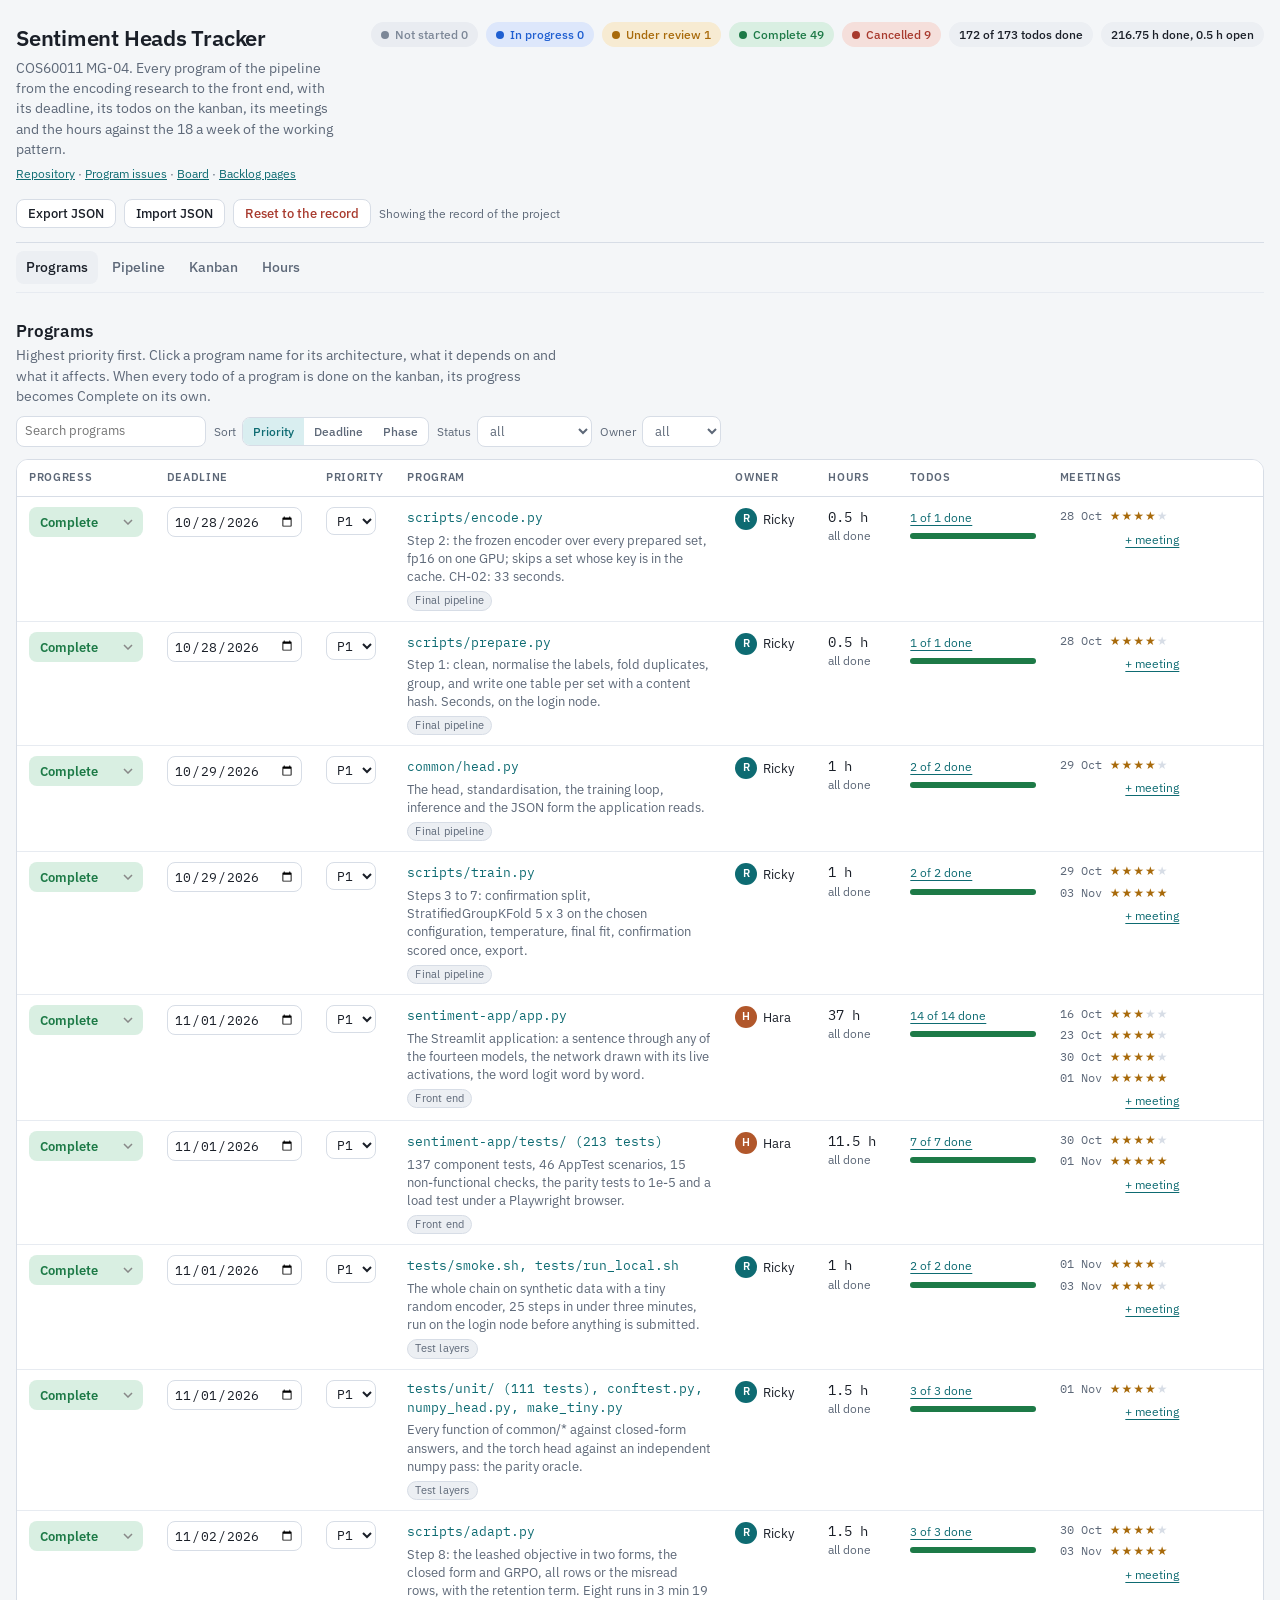
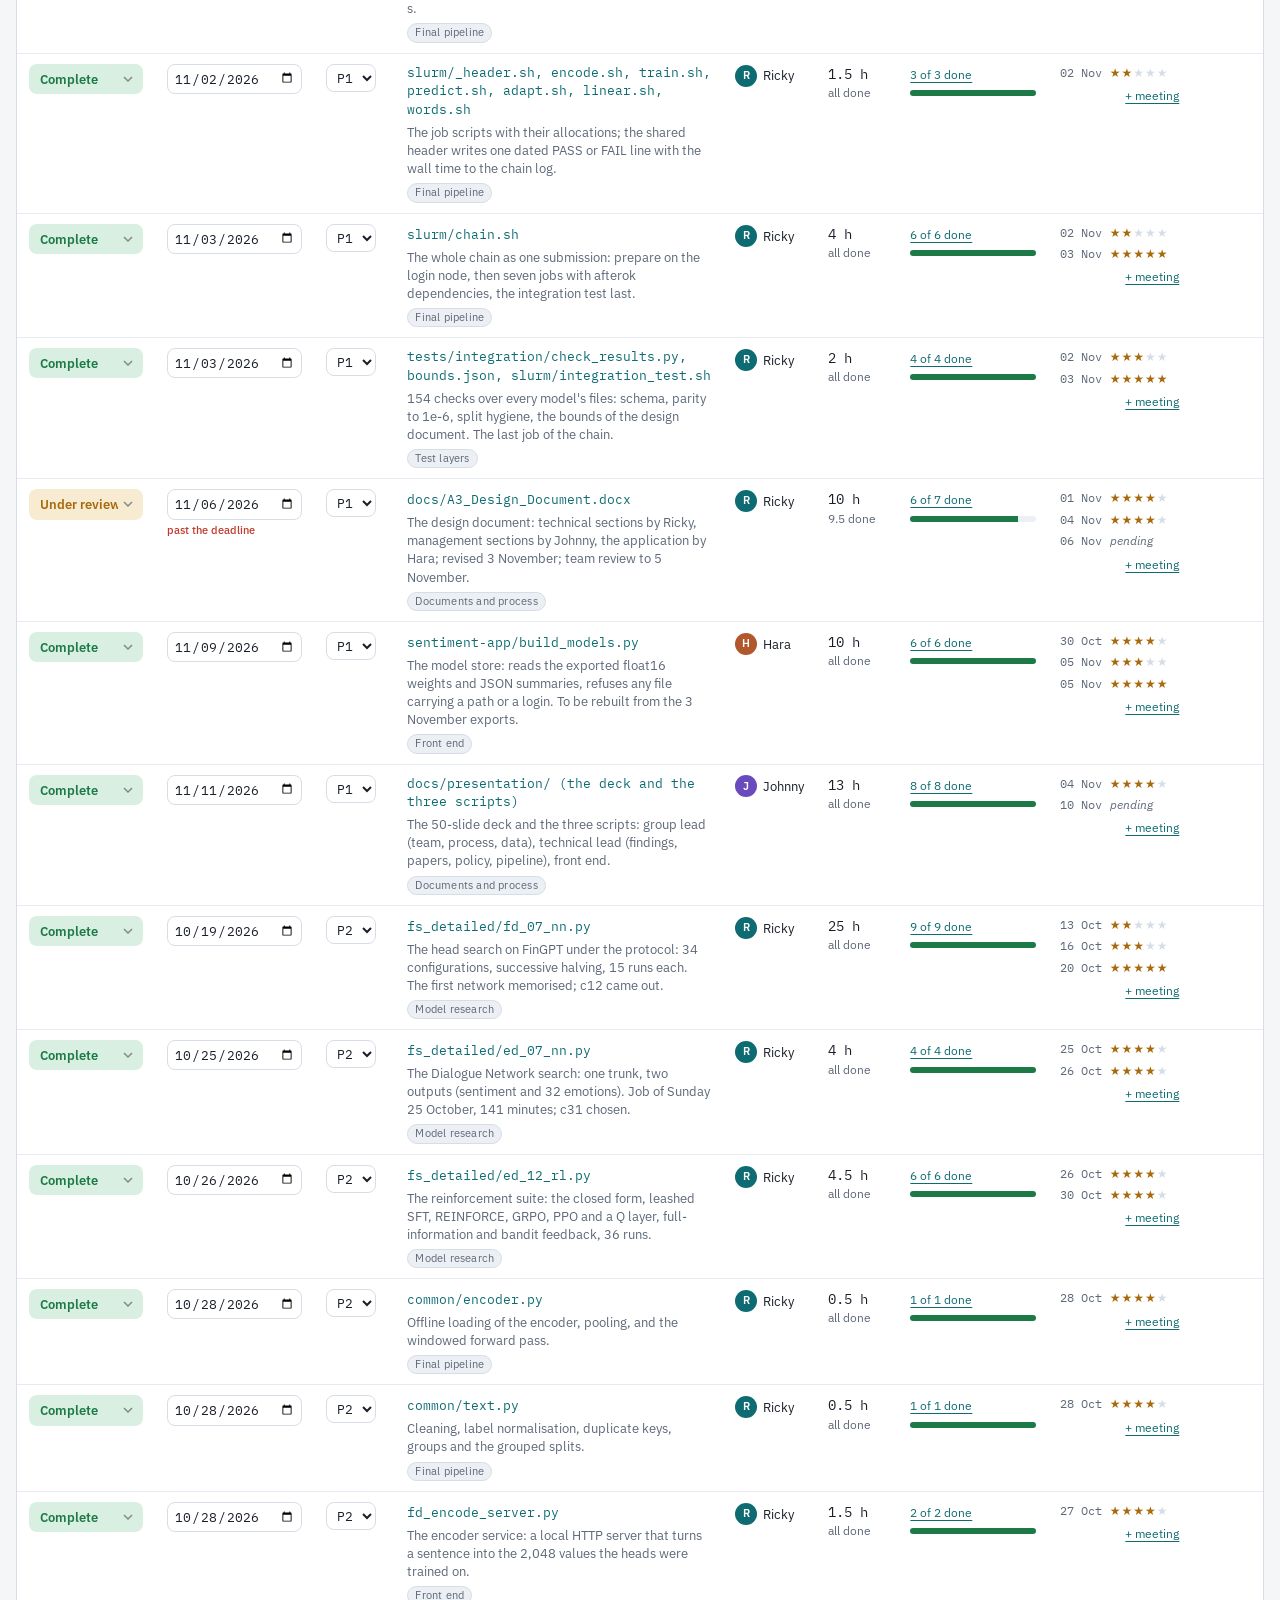
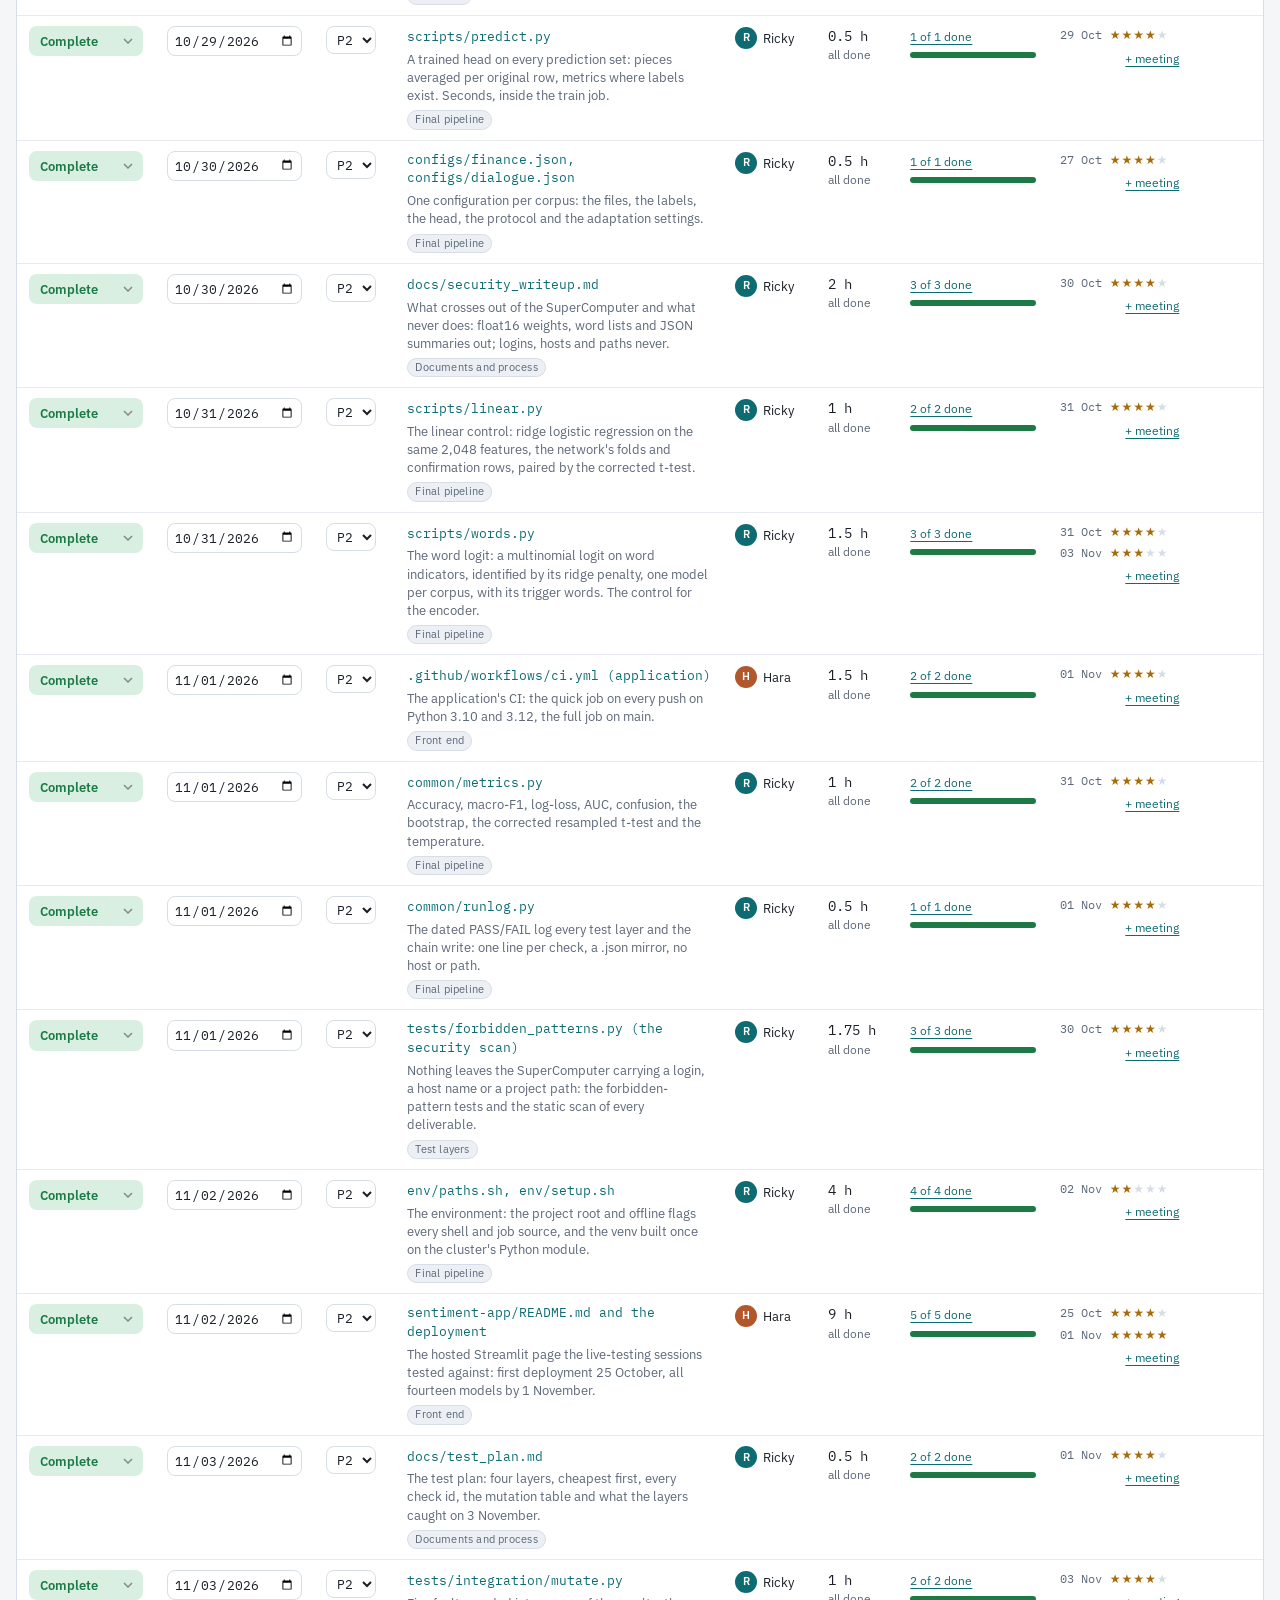
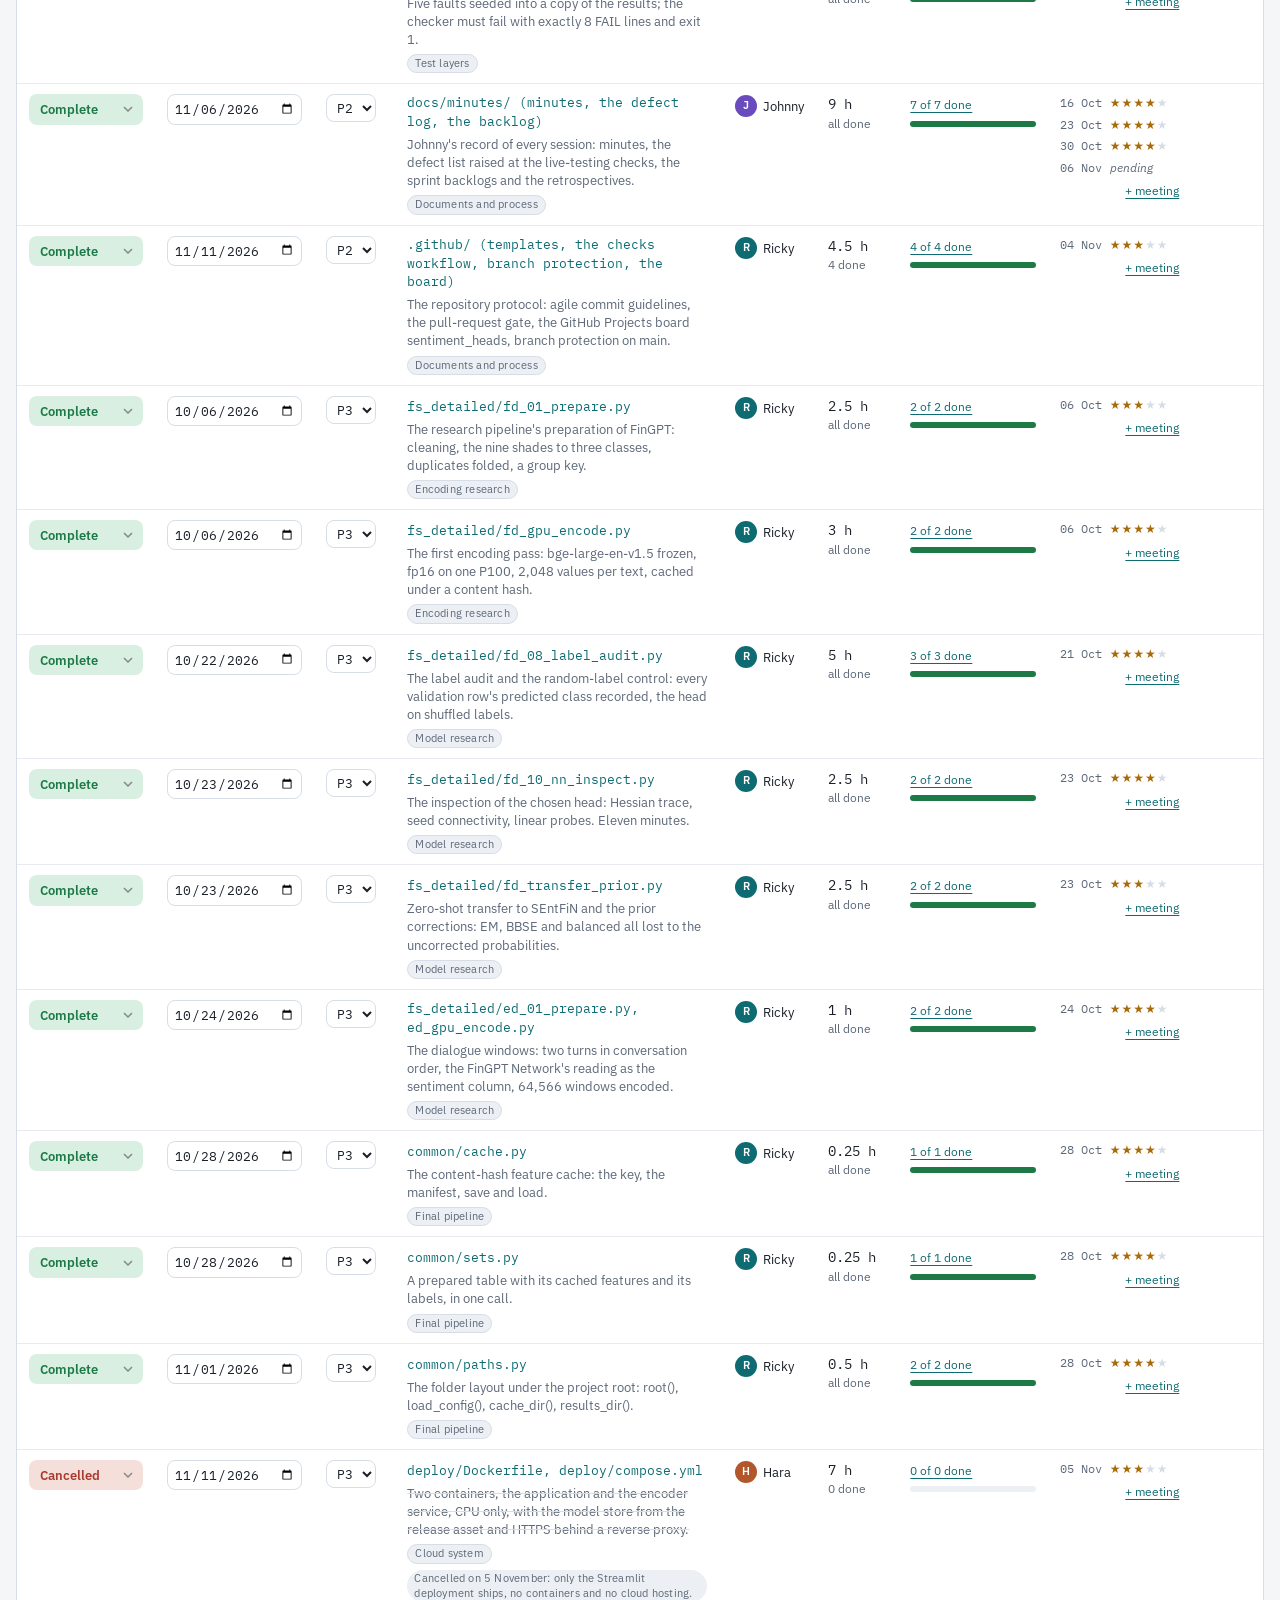
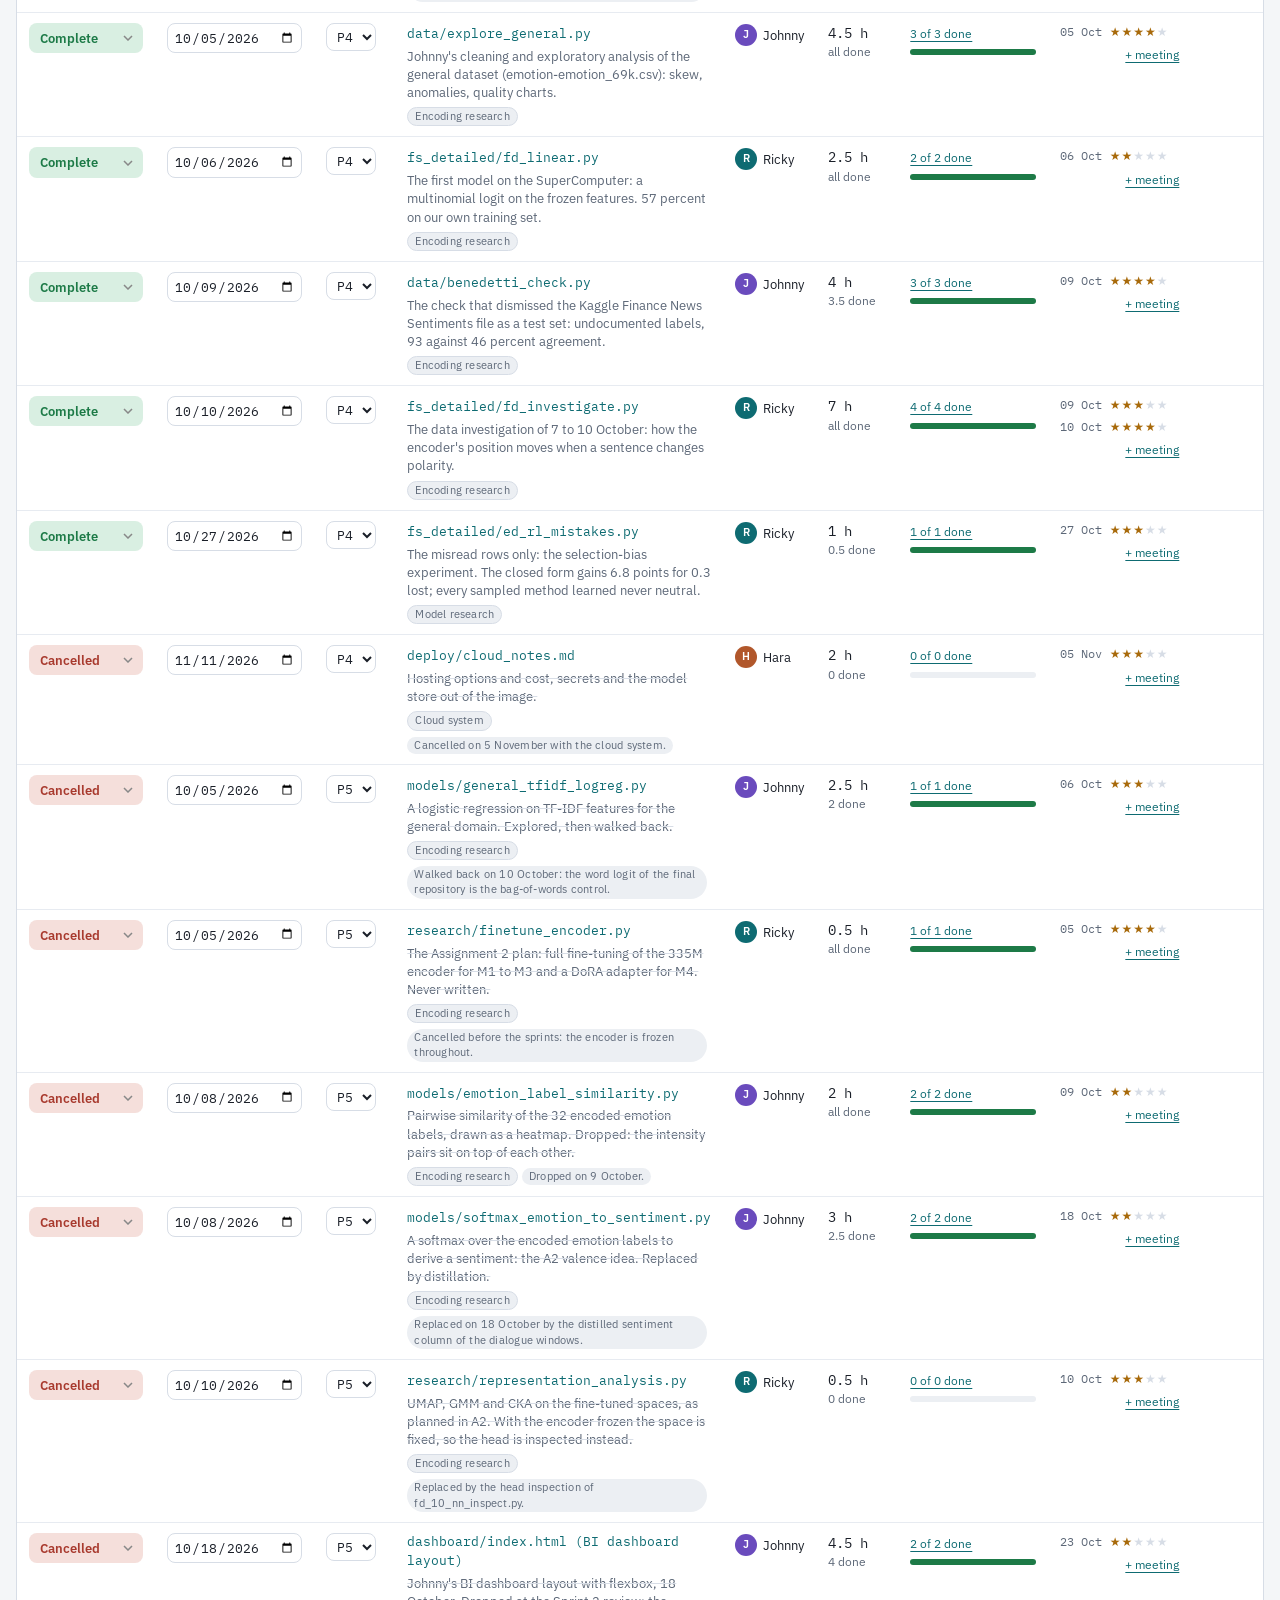
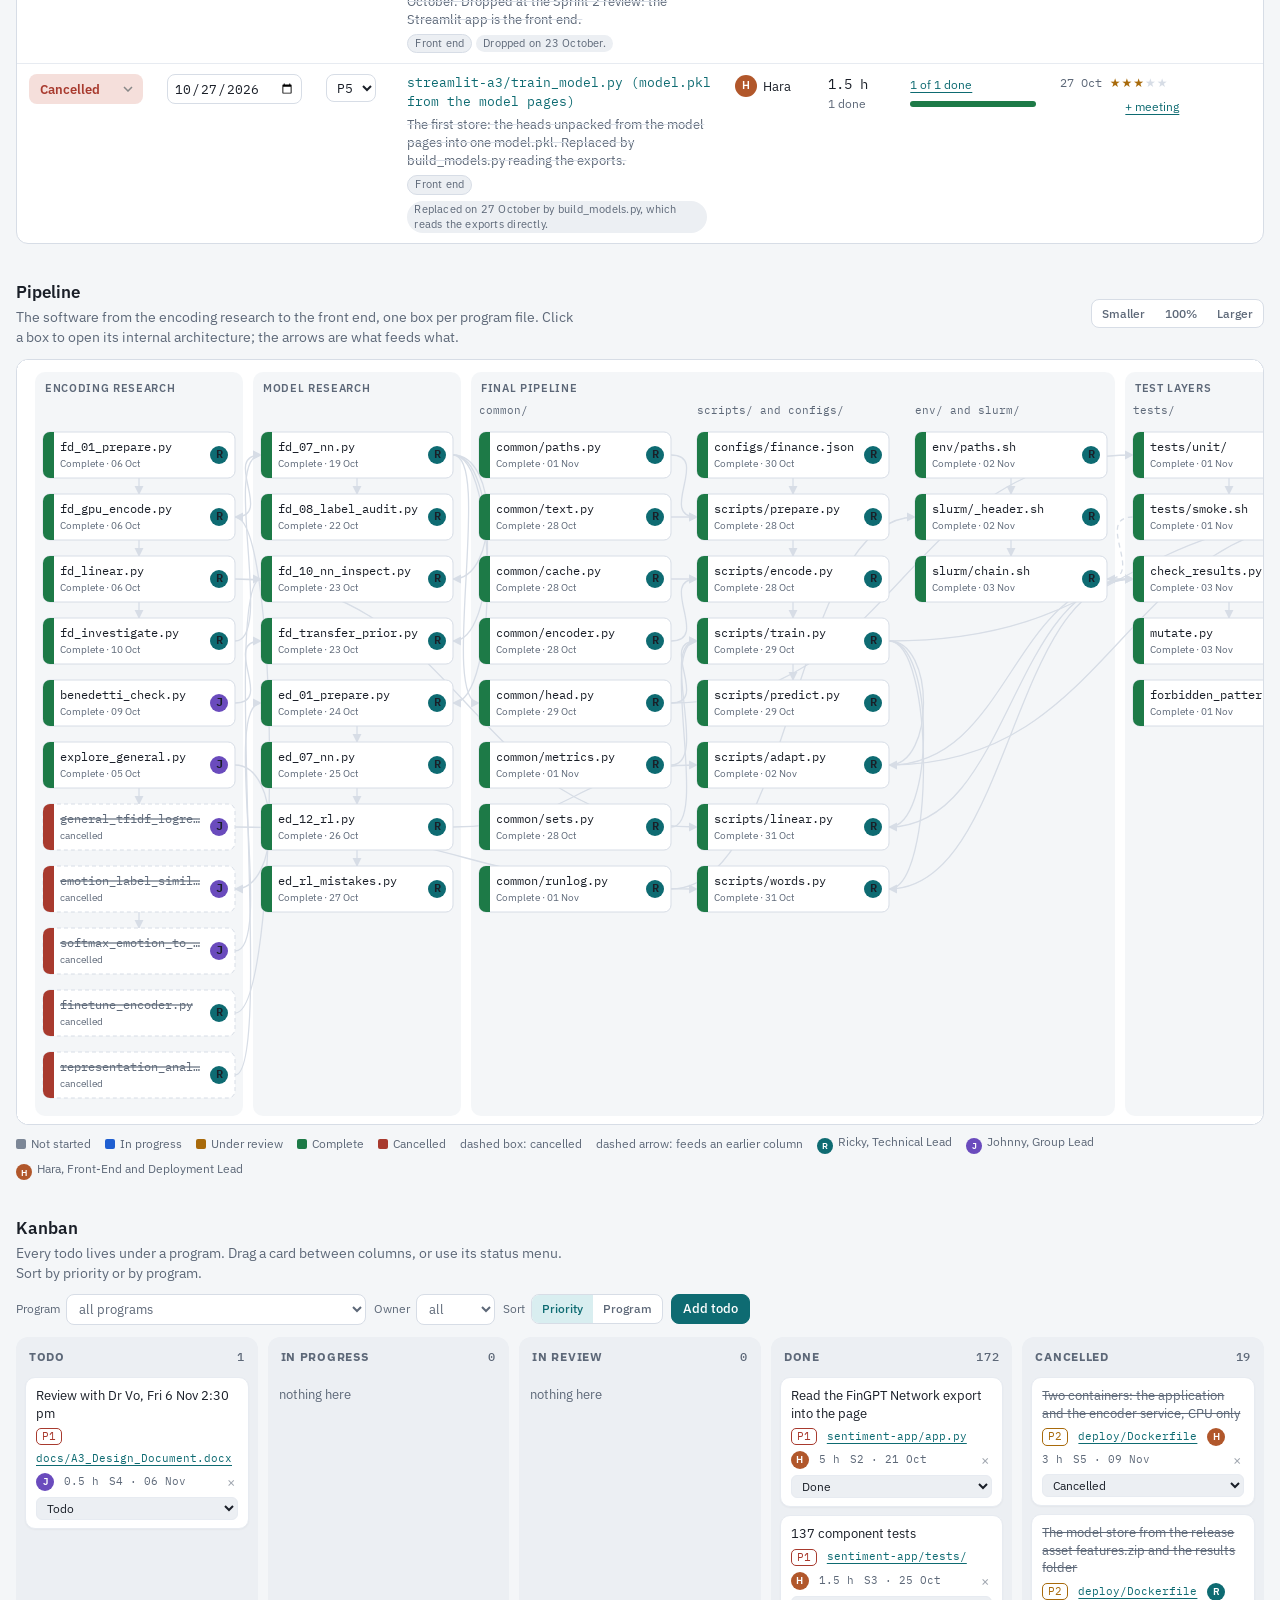
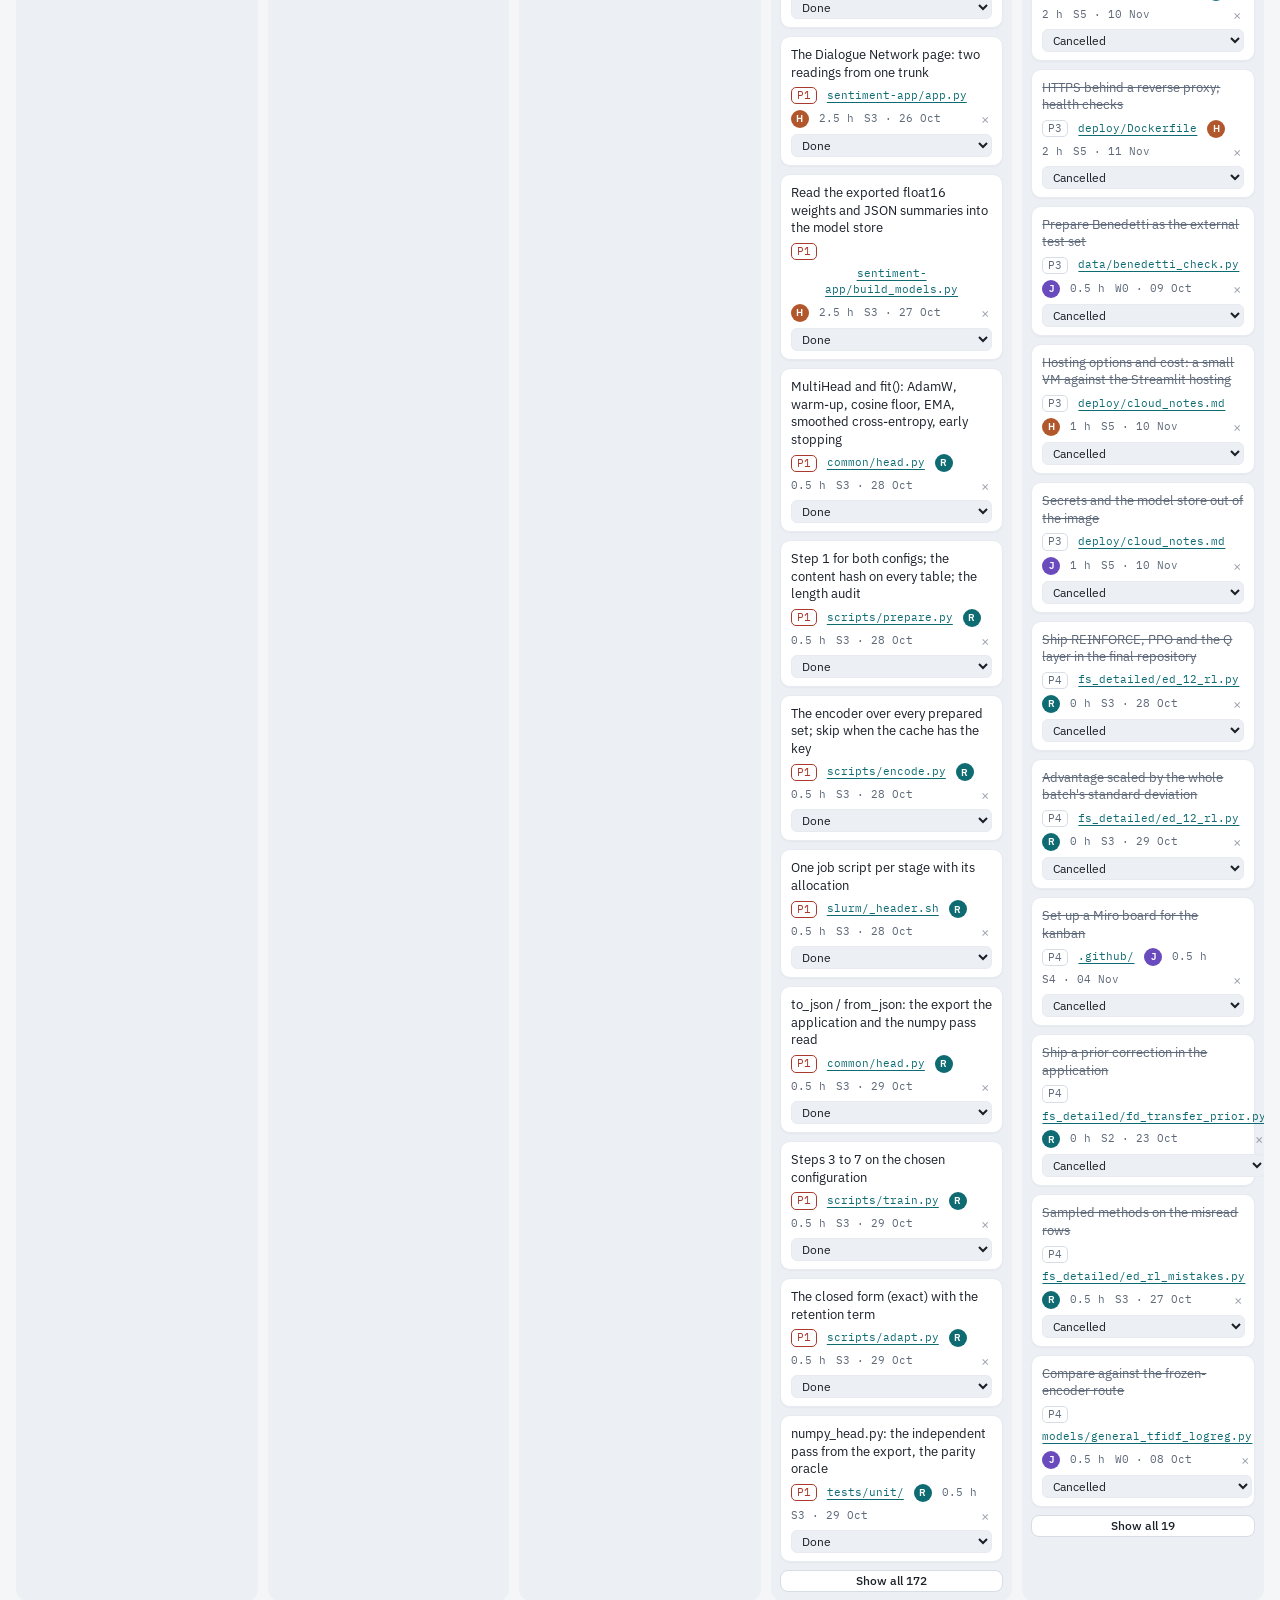
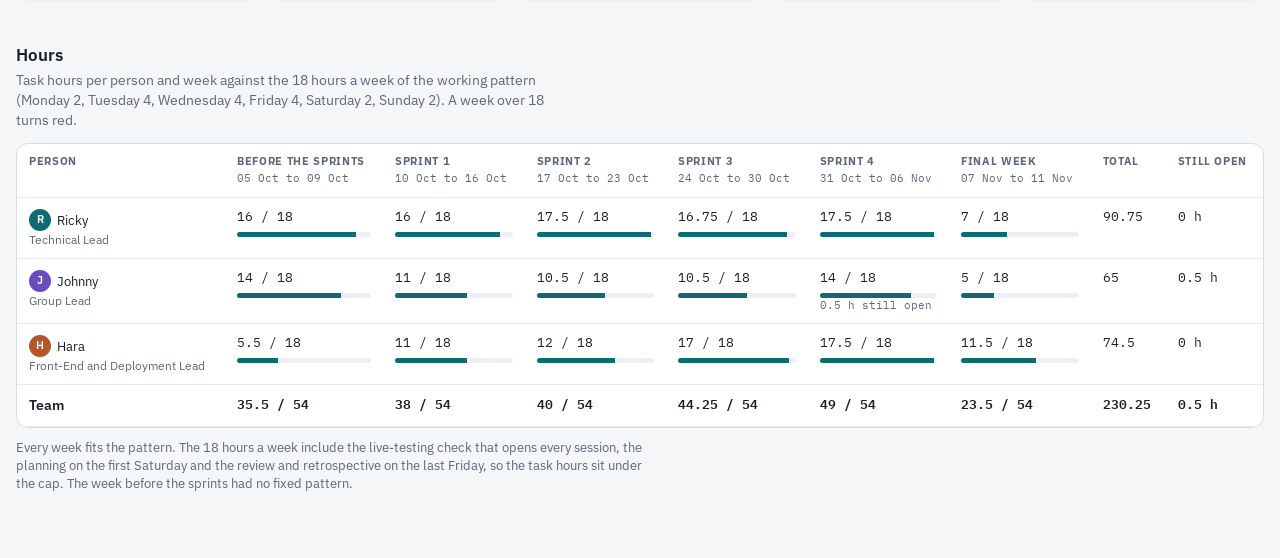
<file: docs/tracker.html>
<!doctype html>
<html lang="en">
<head>
<meta charset="utf-8">
<meta name="viewport" content="width=device-width, initial-scale=1, viewport-fit=cover">
<title>Sentiment Heads Tracker</title>
<link rel="preconnect" href="https://fonts.googleapis.com">
<link rel="stylesheet" href="https://fonts.googleapis.com/css2?family=IBM+Plex+Sans:ital,wght@0,400;0,500;0,600;1,400&family=IBM+Plex+Mono:wght@400;500&display=swap">
<style>
/* Layout: one working page, summary first, then the table, the pipeline chart, the kanban and the hours; a drawer on the right for one program. */
:root {
  --bg: #f4f6f8; --surface: #ffffff; --surface-2: #eceff3; --fg: #1a1f28; --muted: #5d6878; --line: #d7dde6; --line-2: #e7ebf1;
  --accent: #0e6b72; --accent-fg: #ffffff; --accent-soft: #d9eef0; --focus: #2b8f97;
  --ns: #7c8797; --ns-soft: #e9ecf1; --ip: #1f5fd1; --ip-soft: #dde7fb; --ur: #a86a0b; --ur-soft: #f7ebd2;
  --co: #1d7a47; --co-soft: #d9efe2; --ca: #a83a2e; --ca-soft: #f5dfdb; --over: #c0392b;
  --shadow: 0 10px 30px rgba(20, 30, 45, .14);
  --sans: "IBM Plex Sans", system-ui, -apple-system, "Segoe UI", Roboto, sans-serif;
  --mono: "IBM Plex Mono", ui-monospace, SFMono-Regular, Menlo, Consolas, monospace;
}
@media (prefers-color-scheme: dark) {
  :root:not([data-theme="light"]) {
    --bg: #0f1318; --surface: #171c23; --surface-2: #1f2630; --fg: #e5e9ef; --muted: #99a3b2; --line: #2b3441; --line-2: #222a35;
    --accent: #5cc0c6; --accent-fg: #0b1a1c; --accent-soft: #163a3d; --focus: #7fd3d8;
    --ns: #8b96a6; --ns-soft: #262d38; --ip: #7aa7ff; --ip-soft: #1b2b4d; --ur: #e0a741; --ur-soft: #3d2f12;
    --co: #5fc98a; --co-soft: #15372a; --ca: #ef8b7d; --ca-soft: #42211d; --over: #ff6b5b;
    --shadow: 0 10px 30px rgba(0, 0, 0, .5);
    color-scheme: dark;
  }
}
:root[data-theme="dark"] {
  --bg: #0f1318; --surface: #171c23; --surface-2: #1f2630; --fg: #e5e9ef; --muted: #99a3b2; --line: #2b3441; --line-2: #222a35;
  --accent: #5cc0c6; --accent-fg: #0b1a1c; --accent-soft: #163a3d; --focus: #7fd3d8;
  --ns: #8b96a6; --ns-soft: #262d38; --ip: #7aa7ff; --ip-soft: #1b2b4d; --ur: #e0a741; --ur-soft: #3d2f12;
  --co: #5fc98a; --co-soft: #15372a; --ca: #ef8b7d; --ca-soft: #42211d; --over: #ff6b5b;
  --shadow: 0 10px 30px rgba(0, 0, 0, .5);
  color-scheme: dark;
}
* { box-sizing: border-box; }
[hidden] { display: none !important; }
html, body { margin: 0; }
body { background: var(--bg); color: var(--fg); font: 14px/1.45 var(--sans); }
.wrap { padding-left: max(16px, env(safe-area-inset-left, 0px)); padding-right: max(16px, env(safe-area-inset-right, 0px)); padding-block: 0 56px; max-width: 1560px; margin: 0 auto; }
h1, h2, h3 { margin: 0; text-wrap: balance; }
h1 { font-size: 22px; font-weight: 600; letter-spacing: -.01em; }
h2 { font-size: 17px; font-weight: 600; }
h3 { font-size: 13px; font-weight: 600; text-transform: uppercase; letter-spacing: .06em; color: var(--muted); }
p { margin: 0; }
a { color: var(--accent); }
button, select, input, textarea { font: inherit; color: inherit; }
button { cursor: pointer; }
:focus-visible { outline: 2px solid var(--focus); outline-offset: 2px; }
.mono { font-family: var(--mono); }
.num { font-variant-numeric: tabular-nums; }
.muted { color: var(--muted); }
.small { font-size: 12px; }

.top { display: flex; flex-wrap: wrap; gap: 16px 28px; align-items: flex-start; padding-block: 22px 14px; border-bottom: 1px solid var(--line); }
.top .brand { flex: 1 1 320px; min-width: 0; }
.top .brand p { color: var(--muted); margin-top: 4px; max-width: 64ch; }
.counts { display: flex; flex-wrap: wrap; gap: 8px; align-items: center; }
.chip { display: inline-flex; align-items: center; gap: 6px; padding: 3px 9px; border-radius: 999px; font-size: 12px; font-weight: 500; background: var(--surface-2); border: 1px solid transparent; white-space: nowrap; }
.chip .dot { width: 8px; height: 8px; border-radius: 50%; background: currentColor; }
.chip.st-ns { color: var(--ns); background: var(--ns-soft); }
.chip.st-ip { color: var(--ip); background: var(--ip-soft); }
.chip.st-ur { color: var(--ur); background: var(--ur-soft); }
.chip.st-co { color: var(--co); background: var(--co-soft); }
.chip.st-ca { color: var(--ca); background: var(--ca-soft); }
.tools { display: flex; flex-wrap: wrap; gap: 8px; align-items: center; }
.btn { border: 1px solid var(--line); background: var(--surface); border-radius: 8px; padding: 6px 11px; font-size: 13px; font-weight: 500; line-height: 1.2; }
.btn:hover { border-color: var(--muted); }
.btn.primary { background: var(--accent); color: var(--accent-fg); border-color: var(--accent); }
.btn.small { padding: 3px 8px; font-size: 12px; }
.btn.danger { color: var(--ca); }
.saved { font-size: 12px; color: var(--muted); min-width: 10ch; }

nav.tabs { position: sticky; top: env(safe-area-inset-top, 0px); z-index: 5; background: var(--bg); display: flex; gap: 4px; padding-block: 8px; border-bottom: 1px solid var(--line-2); overflow-x: auto; }
nav.tabs a { text-decoration: none; color: var(--muted); font-weight: 500; padding: 6px 10px; border-radius: 8px; white-space: nowrap; }
nav.tabs a:hover, nav.tabs a.on { color: var(--fg); background: var(--surface-2); }

section { padding-block: 26px 10px; }
.sec-head { display: flex; flex-wrap: wrap; gap: 10px 18px; align-items: center; justify-content: space-between; margin-bottom: 12px; }
.sec-head .lead { color: var(--muted); max-width: 70ch; margin-top: 2px; }
.controls { display: flex; flex-wrap: wrap; gap: 8px; align-items: center; }
.controls label { display: inline-flex; gap: 6px; align-items: center; font-size: 12px; color: var(--muted); }
.controls select, .controls input[type="search"], .field select, .field input, .field textarea { border: 1px solid var(--line); background: var(--surface); border-radius: 8px; padding: 5px 8px; font-size: 13px; }
.controls input[type="search"] { min-width: 180px; max-width: 100%; }
.controls select { max-width: min(300px, calc(100vw - 120px)); min-width: 0; }
.controls label { max-width: 100%; min-width: 0; }
.seg { display: inline-flex; border: 1px solid var(--line); border-radius: 8px; overflow: hidden; background: var(--surface); }
.seg button { border: 0; background: transparent; padding: 5px 10px; font-size: 12px; font-weight: 500; color: var(--muted); }
.seg button.on { background: var(--accent-soft); color: var(--accent); }

/* the table */
.table-wrap { overflow-x: auto; border: 1px solid var(--line); border-radius: 12px; background: var(--surface); }
table.programs { width: 100%; border-collapse: collapse; min-width: 980px; }
table.programs th { text-align: left; font-size: 11px; text-transform: uppercase; letter-spacing: .06em; color: var(--muted); font-weight: 600; padding: 10px 12px; border-bottom: 1px solid var(--line); background: var(--surface); position: sticky; top: 0; }
table.programs td { padding: 10px 12px; border-bottom: 1px solid var(--line-2); vertical-align: top; }
table.programs tr:last-child td { border-bottom: 0; }
table.programs tr.group td { background: var(--surface-2); font-weight: 600; padding-block: 7px; }
table.programs tr.group td span { color: var(--muted); font-weight: 400; margin-left: 8px; }
.col-status { width: 150px; } .col-date { width: 160px; } .col-pri { width: 70px; } .col-owner { width: 90px; } .col-hours { width: 86px; } .col-todos { width: 170px; } .col-meet { width: 230px; }
select.status { appearance: none; -webkit-appearance: none; width: 100%; border: 1px solid transparent; border-radius: 8px; padding: 5px 24px 5px 10px; font-size: 12.5px; font-weight: 600; background: var(--ns-soft) url("data:image/svg+xml;utf8,<svg xmlns='http://www.w3.org/2000/svg' width='10' height='6' viewBox='0 0 10 6'><path d='M1 1l4 4 4-4' fill='none' stroke='%23888' stroke-width='1.5'/></svg>") no-repeat right 9px center; color: var(--ns); }
select.status.st-ns { background-color: var(--ns-soft); color: var(--ns); }
select.status.st-ip { background-color: var(--ip-soft); color: var(--ip); }
select.status.st-ur { background-color: var(--ur-soft); color: var(--ur); }
select.status.st-co { background-color: var(--co-soft); color: var(--co); }
select.status.st-ca { background-color: var(--ca-soft); color: var(--ca); }
.auto-tag { display: block; font-size: 10.5px; color: var(--muted); margin-top: 3px; padding-left: 2px; }
input.date { border: 1px solid var(--line); background: var(--surface); border-radius: 8px; padding: 4px 6px; font-size: 12.5px; width: 100%; font-family: var(--mono); }
.overdue { display: block; font-size: 11px; color: var(--over); margin-top: 3px; font-weight: 500; }
select.pri { border: 1px solid var(--line); background: var(--surface); border-radius: 8px; padding: 4px 6px; font-size: 12.5px; font-family: var(--mono); }
.prog-name { background: none; border: 0; padding: 0; font-family: var(--mono); font-size: 13px; color: var(--accent); text-align: left; text-decoration: underline; text-decoration-color: transparent; text-underline-offset: 3px; }
.prog-name:hover { text-decoration-color: currentColor; }
.prog-sum { color: var(--muted); font-size: 12.5px; margin-top: 3px; max-width: 70ch; }
.prog-sum.cancelled { text-decoration: line-through; text-decoration-color: var(--line); }
.tag { display: inline-block; font-size: 10.5px; padding: 1px 7px; border-radius: 999px; background: var(--surface-2); color: var(--muted); margin-top: 6px; margin-right: 4px; letter-spacing: .02em; }
.tag.phase { border: 1px solid var(--line); }
.owner { display: inline-flex; align-items: center; gap: 6px; font-size: 12.5px; }
.ava { width: 22px; height: 22px; border-radius: 50%; display: inline-grid; place-items: center; font-size: 11px; font-weight: 600; color: var(--accent-fg); background: var(--accent); flex: none; }
.ava.J { background: #6a4bbd; } .ava.H { background: #b1572b; }
:root[data-theme="dark"] .ava.J, :root:not([data-theme="light"]) .ava.J { color: #fff; }
.bar { height: 6px; border-radius: 3px; background: var(--surface-2); overflow: hidden; margin-top: 6px; }
.bar i { display: block; height: 100%; background: var(--co); }
.bar i.ip { background: var(--ip); }
.link { background: none; border: 0; padding: 0; color: var(--accent); font-size: 12px; text-decoration: underline; text-underline-offset: 3px; }
ul.meet { list-style: none; margin: 0; padding: 0; display: grid; gap: 4px; }
ul.meet li { display: flex; align-items: center; gap: 8px; font-size: 12.5px; }
ul.meet .d { font-family: var(--mono); color: var(--muted); font-size: 12px; min-width: 6ch; }
.stars { letter-spacing: 1px; color: var(--ur); font-size: 12px; }
.stars .off { color: var(--line); }
.stars.pending { color: var(--muted); font-style: italic; letter-spacing: 0; }
.x { background: none; border: 0; color: var(--muted); padding: 0 3px; font-size: 14px; line-height: 1; opacity: 0; }
ul.meet li:hover .x, ul.meet li:focus-within .x { opacity: 1; }
.add-meet { display: grid; grid-template-columns: 1fr auto; gap: 6px; margin-top: 6px; }
.add-meet.open { grid-template-columns: 1fr; }
.add-meet .row { display: flex; gap: 6px; flex-wrap: wrap; }
.add-meet input, .add-meet select { border: 1px solid var(--line); background: var(--surface); border-radius: 8px; padding: 4px 6px; font-size: 12px; }
.add-meet input[type="date"] { font-family: var(--mono); }
.add-meet input.note { flex: 1 1 120px; min-width: 0; }

/* the flowchart */
.flow-wrap { border: 1px solid var(--line); border-radius: 12px; background: var(--surface); overflow: auto; position: relative; }
.flow-wrap svg { display: block; }
.legend { display: flex; flex-wrap: wrap; gap: 6px 14px; align-items: center; font-size: 12px; color: var(--muted); margin-top: 8px; }
.legend .sw { display: inline-block; width: 10px; height: 10px; border-radius: 2px; margin-right: 5px; vertical-align: -1px; }
svg .node { cursor: pointer; }
svg .node rect.box { fill: var(--surface); stroke: var(--line); stroke-width: 1; }
svg .node:hover rect.box, svg .node:focus rect.box, svg .node.on rect.box { stroke: var(--accent); stroke-width: 1.5; }
svg .node.ca rect.box { stroke-dasharray: 4 3; }
svg .node text { font-family: var(--mono); font-size: 11.5px; fill: var(--fg); }
svg .node.ca text.label { fill: var(--muted); text-decoration: line-through; }
svg .node text.sub { font-family: var(--sans); font-size: 10px; fill: var(--muted); }
svg .stripe.st-ns { fill: var(--ns); } svg .stripe.st-ip { fill: var(--ip); } svg .stripe.st-ur { fill: var(--ur); } svg .stripe.st-co { fill: var(--co); } svg .stripe.st-ca { fill: var(--ca); }
svg .edge { fill: none; stroke: var(--line); stroke-width: 1.3; }
svg .edge.back { stroke-dasharray: 5 4; }
svg .edge.lit { stroke: var(--accent); stroke-width: 2; }
svg .edge.dim { opacity: .25; }
svg .band { fill: var(--surface-2); opacity: .55; }
svg .band-label { font-family: var(--sans); font-size: 11px; font-weight: 600; letter-spacing: .06em; text-transform: uppercase; fill: var(--muted); }
svg .col-label { font-family: var(--mono); font-size: 10.5px; fill: var(--muted); }
svg .ava-c { fill: var(--accent); } svg .ava-c.J { fill: #6a4bbd; } svg .ava-c.H { fill: #b1572b; }
svg .ava-t { font-family: var(--sans); font-size: 9px; font-weight: 600; fill: #fff; }
svg marker path { fill: var(--line); }
svg marker.lit path { fill: var(--accent); }

/* the kanban */
.kanban { display: grid; grid-template-columns: repeat(5, minmax(200px, 1fr)); gap: 10px; overflow-x: auto; padding-bottom: 6px; }
.kcol { background: var(--surface-2); border-radius: 12px; padding: 8px; min-height: 160px; display: flex; flex-direction: column; gap: 8px; border: 1px solid transparent; }
.kcol.over { border-color: var(--accent); background: var(--accent-soft); }
.kcol h4 { margin: 2px 4px 4px; font-size: 12px; text-transform: uppercase; letter-spacing: .06em; color: var(--muted); display: flex; justify-content: space-between; }
.kcol h4 .n { font-family: var(--mono); font-weight: 500; }
.klabel { font-family: var(--mono); font-size: 11px; color: var(--muted); padding: 6px 4px 0; border-top: 1px dashed var(--line); margin-top: 2px; }
.klabel:first-of-type { border-top: 0; margin-top: 0; padding-top: 2px; }
.card { background: var(--surface); border: 1px solid var(--line-2); border-radius: 10px; padding: 9px 10px 8px; display: grid; gap: 6px; cursor: grab; box-shadow: 0 1px 2px rgba(0,0,0,.04); }
.card:active { cursor: grabbing; }
.card.dragging { opacity: .5; }
.card .t { font-size: 13px; line-height: 1.35; }
.card.canc .t { text-decoration: line-through; color: var(--muted); }
.card .m { display: flex; flex-wrap: wrap; gap: 6px 10px; align-items: center; font-size: 11.5px; color: var(--muted); }
.card .m .mono { font-size: 11px; }
.card .m .ava { width: 18px; height: 18px; font-size: 9.5px; }
.pbadge { font-family: var(--mono); font-size: 10.5px; padding: 0 5px; border-radius: 5px; border: 1px solid var(--line); color: var(--muted); }
.pbadge.p1 { color: var(--ca); border-color: var(--ca); } .pbadge.p2 { color: var(--ur); border-color: var(--ur); }
.card select.ts { border: 1px solid var(--line-2); background: var(--surface-2); border-radius: 6px; padding: 2px 6px; font-size: 11.5px; width: 100%; }
.card .del { margin-left: auto; }
.add-todo { display: none; background: var(--surface); border: 1px solid var(--line); border-radius: 12px; padding: 12px; margin-bottom: 12px; }
.add-todo.open { display: block; }
.fields { display: grid; grid-template-columns: repeat(auto-fit, minmax(150px, 1fr)); gap: 8px; }
.field { display: grid; gap: 4px; font-size: 12px; color: var(--muted); }
.field.wide { grid-column: 1 / -1; }
.field input, .field select, .field textarea { width: 100%; }
.form-actions { display: flex; gap: 8px; margin-top: 10px; align-items: center; }
.hint { font-size: 12px; color: var(--muted); }
.err { font-size: 12px; color: var(--ca); }

/* the hours */
.hours-wrap { overflow-x: auto; border: 1px solid var(--line); border-radius: 12px; background: var(--surface); }
table.hours { border-collapse: collapse; width: 100%; min-width: 760px; }
table.hours th, table.hours td { padding: 10px 12px; border-bottom: 1px solid var(--line-2); text-align: left; vertical-align: top; }
table.hours th { font-size: 11px; text-transform: uppercase; letter-spacing: .06em; color: var(--muted); }
table.hours th small { display: block; text-transform: none; letter-spacing: 0; font-weight: 400; font-family: var(--mono); font-size: 10.5px; margin-top: 2px; }
table.hours td.h { font-family: var(--mono); font-size: 13px; }
table.hours td.h .b { height: 5px; background: var(--surface-2); border-radius: 3px; margin-top: 5px; overflow: hidden; }
table.hours td.h .b i { display: block; height: 100%; background: var(--accent); }
table.hours td.h.over { color: var(--over); } table.hours td.h.over .b i { background: var(--over); }
table.hours td.h .o { font-size: 10.5px; color: var(--muted); display: block; }
table.hours tr.total td { font-weight: 600; border-top: 1px solid var(--line); }
.note { color: var(--muted); font-size: 12.5px; margin-top: 10px; max-width: 80ch; }

/* the drawer */
.backdrop { position: fixed; inset: 0; background: rgba(10, 14, 20, .35); z-index: 20; }
.drawer { position: fixed; top: 0; right: 0; bottom: 0; width: min(600px, 100vw); background: var(--surface); box-shadow: var(--shadow); z-index: 21; overflow-y: auto; padding-left: 22px; padding-right: max(22px, env(safe-area-inset-right, 0px)); padding-block: calc(16px + env(safe-area-inset-top, 0px)) 32px; border-left: 1px solid var(--line); }
.drawer .head-row { display: flex; gap: 12px; align-items: flex-start; justify-content: space-between; }
.drawer .close { flex: none; }
.drawer header .file { font-family: var(--mono); font-size: 16px; font-weight: 500; word-break: break-word; }
.drawer header .meta { display: flex; flex-wrap: wrap; gap: 6px; margin-top: 8px; }
.drawer .block { margin-top: 22px; }
.drawer .block h3 { margin-bottom: 8px; }
.drawer p.what { max-width: 68ch; }
.drawer .chips { display: flex; flex-wrap: wrap; gap: 6px; }
.chips button.chip { cursor: pointer; border-color: var(--line); background: var(--surface); }
.chips button.chip:hover { border-color: var(--accent); color: var(--accent); }
.chips .chip.plain { color: var(--muted); }
.io { display: grid; grid-template-columns: 1fr 1fr; gap: 12px; }
.io ul { margin: 0; padding-left: 0; list-style: none; font-family: var(--mono); font-size: 12px; display: grid; gap: 3px; }
.io ul li { word-break: break-all; }
.arch { border: 1px solid var(--line-2); border-radius: 10px; padding: 8px; background: var(--bg); overflow-x: auto; }
.arch svg { display: block; width: 100%; height: auto; }
.arch svg rect { fill: var(--surface); stroke: var(--line); }
.arch svg text.n { font-family: var(--mono); font-size: 11.5px; fill: var(--fg); font-weight: 500; }
.arch svg text.d { font-family: var(--sans); font-size: 10.5px; fill: var(--muted); }
.arch svg path { stroke: var(--muted); fill: none; stroke-width: 1.2; }
.arch svg marker path { fill: var(--muted); stroke: none; }
ul.tlist { list-style: none; margin: 0; padding: 0; display: grid; gap: 6px; }
ul.tlist li { display: grid; grid-template-columns: 1fr auto; gap: 4px 10px; align-items: center; padding: 8px 10px; border: 1px solid var(--line-2); border-radius: 10px; }
ul.tlist li .t { font-size: 13px; }
ul.tlist li.canc .t { text-decoration: line-through; color: var(--muted); }
ul.tlist li .m { grid-column: 1 / -1; display: flex; gap: 10px; flex-wrap: wrap; font-size: 11.5px; color: var(--muted); align-items: center; }
ul.tlist select.ts { border: 1px solid var(--line-2); background: var(--surface-2); border-radius: 6px; padding: 2px 6px; font-size: 11.5px; }
.ctrl-grid { display: grid; grid-template-columns: repeat(auto-fit, minmax(130px, 1fr)); gap: 8px; }
.empty { color: var(--muted); font-size: 12.5px; padding: 8px 2px; }
.toast { position: fixed; left: 50%; bottom: calc(20px + env(safe-area-inset-bottom, 0px)); transform: translateX(-50%); background: var(--fg); color: var(--bg); padding: 8px 14px; border-radius: 10px; font-size: 13px; z-index: 30; box-shadow: var(--shadow); }
.confirm { display: inline-flex; gap: 6px; align-items: center; font-size: 12.5px; }

@media (max-width: 760px) {
  .kanban { grid-template-columns: 1fr; }
  table.programs { min-width: 0; }
  table.programs thead { display: none; }
  table.programs tr { display: grid; grid-template-columns: 1fr 1fr; gap: 6px 10px; padding: 12px 10px; border-bottom: 1px solid var(--line); }
  table.programs tr.group { display: block; }
  table.programs td { display: block; padding: 0; border: 0; }
  table.programs td.c-prog { grid-column: 1 / -1; order: -1; }
  table.programs td.c-meet { grid-column: 1 / -1; }
  table.programs td::before { content: attr(data-l); display: block; font-size: 10.5px; text-transform: uppercase; letter-spacing: .06em; color: var(--muted); margin-bottom: 3px; }
  table.programs td.c-prog::before { display: none; }
  .io { grid-template-columns: 1fr; }
}
@media (prefers-reduced-motion: no-preference) {
  .drawer { animation: slide .18s ease-out; }
  @keyframes slide { from { transform: translateX(24px); opacity: 0; } to { transform: none; opacity: 1; } }
}
</style>
</head>
<body>
<div class="wrap">
<header class="top">
  <div class="brand">
    <h1>Sentiment Heads Tracker</h1>
    <p>COS60011 MG-04. Every program of the pipeline from the encoding research to the front end, with its deadline, its todos on the kanban, its meetings and the hours against the 18 a week of the working pattern.</p>
    <p class="small" style="margin-top:6px"><a href="https://github.com/hputhireth/Technology-and-Design">Repository</a> · <a href="https://github.com/hputhireth/Technology-and-Design/issues?q=label%3Aprogram">Program issues</a> · <a href="https://github.com/users/hputhireth/projects">Board</a> · <a href="https://github.com/hputhireth/Technology-and-Design/blob/main/docs/README.md">Backlog pages</a></p>
  </div>
  <div class="counts" id="counts"></div>
  <div class="tools">
    <button class="btn" id="exportBtn" type="button">Export JSON</button>
    <label class="btn" for="importFile">Import JSON</label>
    <input type="file" id="importFile" accept="application/json,.json" hidden>
    <button class="btn danger" id="resetBtn" type="button">Reset to the record</button>
    <span class="confirm" id="resetConfirm" hidden>Replace your changes with the record? <button class="btn small danger" id="resetYes" type="button">Yes, reset</button> <button class="btn small" id="resetNo" type="button">Keep</button></span>
    <span class="saved" id="saved"></span>
  </div>
</header>

<nav class="tabs" aria-label="Sections">
  <a href="#programs">Programs</a>
  <a href="#pipeline">Pipeline</a>
  <a href="#kanban">Kanban</a>
  <a href="#hours">Hours</a>
</nav>

<section id="programs">
  <div class="sec-head">
    <div>
      <h2>Programs</h2>
      <p class="lead">Highest priority first. Click a program name for its architecture, what it depends on and what it affects. When every todo of a program is done on the kanban, its progress becomes Complete on its own.</p>
    </div>
    <div class="controls">
      <input type="search" id="search" placeholder="Search programs" aria-label="Search programs">
      <label>Sort
        <span class="seg" id="sortSeg">
          <button type="button" data-v="priority" class="on">Priority</button>
          <button type="button" data-v="deadline">Deadline</button>
          <button type="button" data-v="phase">Phase</button>
        </span>
      </label>
      <label>Status <select id="fStatus"><option value="">all</option></select></label>
      <label>Owner <select id="fOwner"><option value="">all</option></select></label>
    </div>
  </div>
  <div class="table-wrap">
    <table class="programs" id="programTable">
      <thead>
        <tr>
          <th class="col-status">Progress</th>
          <th class="col-date">Deadline</th>
          <th class="col-pri">Priority</th>
          <th>Program</th>
          <th class="col-owner">Owner</th>
          <th class="col-hours">Hours</th>
          <th class="col-todos">Todos</th>
          <th class="col-meet">Meetings</th>
        </tr>
      </thead>
      <tbody id="programBody"></tbody>
    </table>
  </div>
</section>

<section id="pipeline">
  <div class="sec-head">
    <div>
      <h2>Pipeline</h2>
      <p class="lead">The software from the encoding research to the front end, one box per program file. Click a box to open its internal architecture; the arrows are what feeds what.</p>
    </div>
    <div class="controls">
      <span class="seg" id="zoomSeg">
        <button type="button" data-z="-">Smaller</button>
        <button type="button" data-z="1">100%</button>
        <button type="button" data-z="+">Larger</button>
      </span>
    </div>
  </div>
  <div class="flow-wrap" id="flowWrap"></div>
  <div class="legend" id="legend"></div>
</section>

<section id="kanban">
  <div class="sec-head">
    <div>
      <h2>Kanban</h2>
      <p class="lead">Every todo lives under a program. Drag a card between columns, or use its status menu. Sort by priority or by program.</p>
    </div>
    <div class="controls">
      <label>Program <select id="kProgram"><option value="">all programs</option></select></label>
      <label>Owner <select id="kOwner"><option value="">all</option></select></label>
      <label>Sort
        <span class="seg" id="kSortSeg">
          <button type="button" data-v="priority" class="on">Priority</button>
          <button type="button" data-v="program">Program</button>
        </span>
      </label>
      <button class="btn primary" id="addTodoBtn" type="button">Add todo</button>
    </div>
  </div>
  <form class="add-todo" id="addTodo">
    <div class="fields">
      <label class="field wide">Todo<input id="nTitle" required maxlength="160" placeholder="What has to be done"></label>
      <label class="field">Program<select id="nProgram" required></select></label>
      <label class="field">Owner<select id="nOwner"></select></label>
      <label class="field">Priority<select id="nPri"><option value="1">P1 highest</option><option value="2">P2</option><option value="3" selected>P3</option><option value="4">P4</option><option value="5">P5 lowest</option></select></label>
      <label class="field">Hours<input id="nHours" type="number" min="0" step="0.25" value="1"></label>
      <label class="field">Date<input id="nDate" type="date"></label>
    </div>
    <div class="form-actions">
      <button class="btn primary" type="submit">Add to Todo</button>
      <button class="btn" type="button" id="cancelTodo">Cancel</button>
      <span class="err" id="nErr"></span>
    </div>
  </form>
  <div class="kanban" id="kanbanBoard"></div>
</section>

<section id="hours">
  <div class="sec-head">
    <div>
      <h2>Hours</h2>
      <p class="lead">Task hours per person and week against the 18 hours a week of the working pattern (Monday 2, Tuesday 4, Wednesday 4, Friday 4, Saturday 2, Sunday 2). A week over 18 turns red.</p>
    </div>
  </div>
  <div class="hours-wrap"><table class="hours" id="hoursTable"></table></div>
  <p class="note" id="hoursNote"></p>
</section>
</div>

<div id="drawerHost"></div>
<script id="seed" type="application/json">{"version": 1, "title": "Sentiment Heads Tracker", "today": "2026-11-05", "cap": 18.0, "team": [{"id": "R", "name": "Ricky", "full": "Puthireth Horng", "role": "Technical Lead"}, {"id": "J", "name": "Johnny", "full": "Tran Hoang Nam Nguyen", "role": "Group Lead"}, {"id": "H", "name": "Hara", "full": "Sok Eang Meng", "role": "Front-End and Deployment Lead"}], "weeks": [{"id": "W0", "label": "Before the sprints", "start": "2026-10-05", "end": "2026-10-09"}, {"id": "S1", "label": "Sprint 1", "start": "2026-10-10", "end": "2026-10-16"}, {"id": "S2", "label": "Sprint 2", "start": "2026-10-17", "end": "2026-10-23"}, {"id": "S3", "label": "Sprint 3", "start": "2026-10-24", "end": "2026-10-30"}, {"id": "S4", "label": "Sprint 4", "start": "2026-10-31", "end": "2026-11-06"}, {"id": "S5", "label": "Final week", "start": "2026-11-07", "end": "2026-11-11"}], "phases": [{"id": "A", "name": "Encoding research", "span": "1 to 10 Oct", "about": "First access to the SuperComputer, the first encoding pass, the first linear model and the data investigation."}, {"id": "B", "name": "Model research", "span": "Sprints 1 to 3", "about": "The research pipeline fs_detailed: the head search under the protocol, the audit, the inspection, the Dialogue Network and the reinforcement suite."}, {"id": "C", "name": "Final pipeline", "span": "27 Oct to 3 Nov", "about": "The final repository sentiment_heads: one configuration per corpus, nine common modules, seven scripts and the Slurm chain that ran end to end on 3 November."}, {"id": "D", "name": "Test layers", "span": "29 Oct to 3 Nov", "about": "Unit, smoke, integration and mutation, written before the step each one checks, plus the security scan."}, {"id": "E", "name": "Front end", "span": "12 Oct to 9 Nov", "about": "The Streamlit application, its model store, the encoder service, its 213 tests, CI and the deployment."}, {"id": "F", "name": "Cloud system", "span": "after 6 Nov", "about": "Containers for the application and the encoder service, the model store from the release asset, hosting notes."}, {"id": "G", "name": "Documents and process", "span": "whole project", "about": "The design document, the test plan, the presentation, the security write-up, the minutes and the repository protocol."}], "status": {"ns": "Not started", "ip": "In progress", "ur": "Under review", "co": "Complete", "ca": "Cancelled"}, "tstatus": {"todo": "Todo", "prog": "In progress", "rev": "In review", "done": "Done", "canc": "Cancelled"}, "columns": [{"x": 0, "label": "Encoding research"}, {"x": 1, "label": "Model research"}, {"x": 2, "label": "common/"}, {"x": 3, "label": "scripts/ and configs/"}, {"x": 4, "label": "env/ and slurm/"}, {"x": 5, "label": "tests/"}, {"x": 6, "label": "Front end"}, {"x": 7, "label": "Cloud system"}, {"x": 8, "label": "Documents and process"}], "programs": [{"id": "fd01", "file": "fs_detailed/fd_01_prepare.py", "phase": "A", "owner": "R", "priority": 3, "status": "co", "deadline": "2026-10-06", "summary": "The research pipeline's preparation of FinGPT: cleaning, the nine shades to three classes, duplicates folded, a group key.", "what": "Reads data/raw/fs_train.csv, repairs the Windows-1252 mojibake, applies NFC, strips zero-width characters and normalises whitespace while keeping punctuation. Maps the nine sentiment shades to negative, neutral and positive and keeps the shade in its own column. Folds exact duplicates into one row with a count and gives every row a near-duplicate group so that no split ever separates two versions of the same sentence. Writes one table per set with a content hash.", "depends": ["data/raw/fs_train.csv", "scripts in the research pipeline share one config file"], "affects": ["fdgpu", "fdlin", "fd07", "c10"], "arch": [{"n": "read csv", "d": "fs_train.csv, 76,772 rows"}, {"n": "fix_mojibake, NFC, whitespace", "d": "374 repairs, 2 label conflicts"}, {"n": "map shades to three classes", "d": "shade kept in its own column"}, {"n": "fold duplicates", "d": "30,209 distinct texts"}, {"n": "near-duplicate group key", "d": "groups never cross a split"}, {"n": "write table + hash", "d": "data/cache/<config>/train.csv"}], "reads": ["data/raw/fs_train.csv"], "writes": ["data/cache/fd_<hash>/train.csv", "manifest.json", "label_counts.json"], "meetings": [{"date": "2026-10-06", "rating": 3, "note": "Prepared tables walked through on the call: 374 mojibake repairs and 2 label conflicts shown."}], "col": 0, "row": 0, "note": null}, {"id": "fdgpu", "file": "fs_detailed/fd_gpu_encode.py", "phase": "A", "owner": "R", "priority": 3, "status": "co", "deadline": "2026-10-06", "summary": "The first encoding pass: bge-large-en-v1.5 frozen, fp16 on one P100, 2,048 values per text, cached under a content hash.", "what": "Loads the encoder offline from the Hugging Face cache, reads every prepared text in windows of 510 tokens with a 32-token overlap, pools the [CLS] vector joined with the masked mean over the tokens, averages the windows of a long text and stores the result as float16 under the SHA-256 of the weights, the tokenizer, the text column, the pooling and the length settings. A second run with the same inputs finds the cache and does nothing. 30,209 texts took 1.8 minutes.", "depends": ["fd01", "hf_cache/ with the encoder weights"], "affects": ["fdlin", "fd07", "c11"], "arch": [{"n": "load encoder offline", "d": "BAAI/bge-large-en-v1.5, 24 layers"}, {"n": "window the text", "d": "510 tokens, 32 overlap"}, {"n": "forward pass fp16", "d": "one P100, token budget per batch"}, {"n": "pool", "d": "[CLS] joined with the masked mean, 2,048"}, {"n": "average the windows", "d": "one vector per text"}, {"n": "save under the content hash", "d": "features/<key>/pooled.npy"}], "reads": ["data/cache/<config>/*.csv", "hf_cache/"], "writes": ["features/<key>/pooled.npy", "ids.csv", "manifest.json"], "meetings": [{"date": "2026-10-06", "rating": 4, "note": "Encoding time far under the A2 estimate: 1.8 minutes for the whole corpus."}], "col": 0, "row": 1, "note": null}, {"id": "fdlin", "file": "fs_detailed/fd_linear.py", "phase": "A", "owner": "R", "priority": 4, "status": "co", "deadline": "2026-10-06", "summary": "The first model on the SuperComputer: a multinomial logit on the frozen features. 57 percent on our own training set.", "what": "Fits a multinomial logistic regression on the cached 2,048 features and scores it on the training set and on SEntFiN. The 57 percent on our own training rows, and worse on the test, is the result that started the four-day investigation and the paper study. The script stayed in the research pipeline as the ancestor of the linear control.", "depends": ["fdgpu"], "affects": ["fdinv", "c15"], "arch": [{"n": "load features and labels", "d": "from the cache"}, {"n": "fit multinomial logit", "d": "L-BFGS, L2 penalty"}, {"n": "score training set", "d": "57 percent"}, {"n": "score SEntFiN", "d": "worse than the training set"}], "reads": ["features/<key>/pooled.npy", "data/cache/<config>/train.csv"], "writes": ["results/fd/linear_first/summary.json"], "meetings": [{"date": "2026-10-06", "rating": 2, "note": "57 percent on our own training set, worse on the test; the investigation agreed on the spot."}], "col": 0, "row": 2, "note": null}, {"id": "fdinv", "file": "fs_detailed/fd_investigate.py", "phase": "A", "owner": "R", "priority": 4, "status": "co", "deadline": "2026-10-10", "summary": "The data investigation of 7 to 10 October: how the encoder's position moves when a sentence changes polarity.", "what": "Takes pairs of sentences that differ in polarity and measures how far the pooled vector moves, on the training set and on the SEntFiN headlines, and compares the training labels with the encoder's nearest neighbours. It showed that the information is there but a single linear boundary does not read it, and that the training labels themselves were part of the problem. Its write-up opened Sprint 1.", "depends": ["fdlin", "fdgpu"], "affects": ["fd07", "fd08"], "arch": [{"n": "polarity pairs", "d": "grew against fell, and the like"}, {"n": "movement of the pooled vector", "d": "training set"}, {"n": "the same on SEntFiN", "d": "headlines"}, {"n": "labels against neighbours", "d": "the labels are part of the problem"}, {"n": "write-up", "d": "read at the Sprint 1 planning"}], "reads": ["features/<key>/pooled.npy", "data/cache/<config>/*.csv"], "writes": ["shared notes: the investigation read-out"], "meetings": [{"date": "2026-10-09", "rating": 3, "note": "The information is there; a single linear boundary does not read it."}, {"date": "2026-10-10", "rating": 4, "note": "Sprint 1 planned on the strength of the read-out: a deep learning pipeline."}], "col": 0, "row": 3, "note": null}, {"id": "jexp", "file": "data/explore_general.py", "phase": "A", "owner": "J", "priority": 4, "status": "co", "deadline": "2026-10-05", "summary": "Johnny's cleaning and exploratory analysis of the general dataset (emotion-emotion_69k.csv): skew, anomalies, quality charts.", "what": "Loads the general emotion dataset, cleans it, renames the files to say what they hold, and draws the class skew and the anomaly charts the team used for its quality check. The exploration fed the data-quality follow-up of the label audit; the general-domain models built on it were exploratory only.", "depends": ["data/raw/ of the public repository"], "affects": ["jtfidf", "jsim", "fd08"], "arch": [{"n": "load csv", "d": "emotion-emotion_69k.csv"}, {"n": "clean and rename", "d": "the general dataset"}, {"n": "class skew", "d": "charts"}, {"n": "anomalies", "d": "charts for the quality check"}], "reads": ["emotion-emotion_69k.csv"], "writes": ["figures of the quality check"], "meetings": [{"date": "2026-10-05", "rating": 4, "note": "Quality charts reviewed on the first call of the week."}], "col": 0, "row": 5, "note": null}, {"id": "jtfidf", "file": "models/general_tfidf_logreg.py", "phase": "A", "owner": "J", "priority": 5, "status": "ca", "deadline": "2026-10-05", "summary": "A logistic regression on TF-IDF features for the general domain. Explored, then walked back.", "what": "Johnny's experimental general-domain model: TF-IDF features and a logistic regression on the general dataset. It was built to explore, not to deliver, and was dropped once the frozen-encoder route was chosen. Its role as a bag-of-words control passed to the word logit of the final repository, on the finance corpora.", "depends": ["jexp"], "affects": ["c16"], "arch": [{"n": "TF-IDF features", "d": "on the general dataset"}, {"n": "logistic regression", "d": "one model"}, {"n": "score", "d": "exploratory"}], "reads": ["emotion-emotion_69k.csv"], "writes": ["none kept"], "meetings": [{"date": "2026-10-06", "rating": 3, "note": "Explored only; not for the delivery."}], "col": 0, "row": 6, "note": "Walked back on 10 October: the word logit of the final repository is the bag-of-words control."}, {"id": "jsim", "file": "models/emotion_label_similarity.py", "phase": "A", "owner": "J", "priority": 5, "status": "ca", "deadline": "2026-10-08", "summary": "Pairwise similarity of the 32 encoded emotion labels, drawn as a heatmap. Dropped: the intensity pairs sit on top of each other.", "what": "Encodes the 32 emotion label names with the encoder, computes their pairwise cosine similarity and draws it with seaborn, with a batch size limit added to the encoding. The heatmap showed that afraid and terrified, angry and furious, sad and devastated are indistinguishable to the encoder, which is one reason the valence route was dropped.", "depends": ["jexp", "fdgpu"], "affects": ["jsoft"], "arch": [{"n": "encode the 32 labels", "d": "batch size limited"}, {"n": "pairwise cosine similarity", "d": "32 x 32"}, {"n": "heatmap", "d": "seaborn"}], "reads": ["the 32 emotion names"], "writes": ["similarity heatmap"], "meetings": [{"date": "2026-10-09", "rating": 2, "note": "The intensity pairs sit on top of each other; the route was dropped."}], "col": 0, "row": 7, "note": "Dropped on 9 October."}, {"id": "jsoft", "file": "models/softmax_emotion_to_sentiment.py", "phase": "A", "owner": "J", "priority": 5, "status": "ca", "deadline": "2026-10-08", "summary": "A softmax over the encoded emotion labels to derive a sentiment: the A2 valence idea. Replaced by distillation.", "what": "The Assignment 2 plan read sentiment off an emotion head through Warriner's valence groups. This script tried the first step on the general dataset: a softmax over the similarities of a text to the encoded emotion labels, mapped to a sentiment. It was replaced by distillation: the FinGPT Network reads every dialogue window once and its readings become the sentiment column the Dialogue Network learns.", "depends": ["jsim"], "affects": ["ed01"], "arch": [{"n": "similarity to the 32 labels", "d": "per text"}, {"n": "softmax", "d": "a distribution over emotions"}, {"n": "valence groups", "d": "to a sentiment"}, {"n": "score on the general dataset", "d": "exploratory"}], "reads": ["emotion-emotion_69k.csv", "the encoded labels"], "writes": ["none kept"], "meetings": [{"date": "2026-10-18", "rating": 2, "note": "Walked back; the dialogue head gets a learned sentiment output instead."}], "col": 0, "row": 8, "note": "Replaced on 18 October by the distilled sentiment column of the dialogue windows."}, {"id": "bened", "file": "data/benedetti_check.py", "phase": "A", "owner": "J", "priority": 4, "status": "co", "deadline": "2026-10-09", "summary": "The check that dismissed the Kaggle Finance News Sentiments file as a test set: undocumented labels, 93 against 46 percent agreement.", "what": "Johnny flagged the Benedetti file: undocumented labels and an overlap with FinGPT. Ricky's label analysis confirmed it: the same head agrees with 93 percent of its rows that are also in FinGPT and 46 percent of the rest, so the labels are not learnable in the way SEntFiN's are. SEntFiN 1.0 stayed the external test.", "depends": ["fd07"], "affects": ["the dataset table of the design document"], "arch": [{"n": "overlap with FinGPT", "d": "by normalised text"}, {"n": "agreement on the overlap", "d": "93 percent"}, {"n": "agreement on the rest", "d": "46 percent"}, {"n": "decision", "d": "dismissed as a test set"}], "reads": ["Finance News Sentiments (Kaggle), 32,569 rows", "results/fd/train/nn/nn_model.json"], "writes": ["section II.F of the design document"], "meetings": [{"date": "2026-10-09", "rating": 4, "note": "Dismissed as a test set; SEntFiN 1.0 stays the external test."}], "col": 0, "row": 4, "note": null}, {"id": "fine", "file": "research/finetune_encoder.py", "phase": "A", "owner": "R", "priority": 5, "status": "ca", "deadline": "2026-10-05", "summary": "The Assignment 2 plan: full fine-tuning of the 335M encoder for M1 to M3 and a DoRA adapter for M4. Never written.", "what": "Assignment 2 proposed letting the sentiment gradient reach the attention and feed-forward matrices, with micro-batches of 16, gradient checkpointing and fp16 loss scaling on the P100, about 35 GPU-hours. The cost check of 29 and 30 September and the frozen-feature literature (Kumar et al. 2022) decided against it, Dr Vo agreed the scope cut by email, and the encoder stayed frozen.", "depends": ["the P100: 12 GB, fp16 only, no tensor cores"], "affects": ["fdgpu", "repr"], "arch": [{"n": "micro-batches of 16", "d": "planned"}, {"n": "gradient checkpointing", "d": "planned"}, {"n": "fp16 loss scaling", "d": "planned"}, {"n": "DoRA adapter for M4", "d": "planned"}, {"n": "cost check", "d": "about 35 GPU-hours: cancelled"}], "reads": [], "writes": [], "meetings": [{"date": "2026-10-05", "rating": 4, "note": "Scope cut confirmed with Dr Vo by email; access under his project."}], "col": 0, "row": 9, "note": "Cancelled before the sprints: the encoder is frozen throughout."}, {"id": "repr", "file": "research/representation_analysis.py", "phase": "A", "owner": "R", "priority": 5, "status": "ca", "deadline": "2026-10-10", "summary": "UMAP, GMM and CKA on the fine-tuned spaces, as planned in A2. With the encoder frozen the space is fixed, so the head is inspected instead.", "what": "The Assignment 2 representation analysis compared the pooled space before and after fine-tuning. With a frozen encoder there is no second space to compare, so the analysis moved to the head: the random-label control, the label audit, the Hessian, seed connectivity and probes of fd_10.", "depends": ["fine"], "affects": ["fd10"], "arch": [{"n": "UMAP of the pooled space", "d": "tried briefly"}, {"n": "GMM", "d": "cancelled"}, {"n": "CKA before and after", "d": "no second space: cancelled"}], "reads": [], "writes": [], "meetings": [{"date": "2026-10-10", "rating": 3, "note": "With the encoder frozen the space is fixed; the head is what we inspect."}], "col": 0, "row": 10, "note": "Replaced by the head inspection of fd_10_nn_inspect.py."}, {"id": "fd07", "file": "fs_detailed/fd_07_nn.py", "phase": "B", "owner": "R", "priority": 2, "status": "co", "deadline": "2026-10-19", "summary": "The head search on FinGPT under the protocol: 34 configurations, successive halving, 15 runs each. The first network memorised; c12 came out.", "what": "Stage one of the research pipeline for the network heads. The first feed-forward head on the cached features memorised its training set: training accuracy kept climbing while held-out accuracy fell. The paper study that followed set the protocol: a confirmation split held out by group before anything is fitted, StratifiedGroupKFold five by three seeds, label smoothing, an exponential moving average of the weights, early stopping on the validation cross-entropy, a temperature fitted on the out-of-fold logits. The search ran as the job of Monday 19 October (59 minutes) and chose c12: 2,048 to 256 leaky ReLU to 128 tanh to 3, 557,827 weights, 0.8044 macro-F1 cross-validated, 0.798 on the confirmation split.", "depends": ["fd01", "fdgpu", "fdinv"], "affects": ["fd08", "fd10", "fdtr", "ed01", "c6", "c12", "bened"], "arch": [{"n": "confirmation split first", "d": "15 percent by group"}, {"n": "StratifiedGroupKFold 5 x 3", "d": "on the development rows"}, {"n": "candidate heads", "d": "34 configurations"}, {"n": "fit", "d": "AdamW, warm-up, cosine, EMA, early stop"}, {"n": "successive halving", "d": "15 runs for the survivors"}, {"n": "temperature on OOF logits", "d": "one per reading"}, {"n": "choose c12", "d": "highest mean macro-F1"}, {"n": "export", "d": "nn_selected.json, nn_folds.csv, nn_confirmation.json"}], "reads": ["features/<key>/pooled.npy", "data/cache/fd_<hash>/train.csv"], "writes": ["results/fd/train/nn/nn_selected.json", "nn_folds.csv", "nn_confirmation.json", "inside_summary.json"], "meetings": [{"date": "2026-10-13", "rating": 2, "note": "The first network memorises its training set."}, {"date": "2026-10-16", "rating": 3, "note": "Sprint 1 review: the protocol taken from the papers, page by page."}, {"date": "2026-10-20", "rating": 5, "note": "c12 at 0.8044 cross-validated and 0.798 on the confirmation split."}], "col": 1, "row": 0, "note": null}, {"id": "fd08", "file": "fs_detailed/fd_08_label_audit.py", "phase": "B", "owner": "R", "priority": 3, "status": "co", "deadline": "2026-10-22", "summary": "The label audit and the random-label control: every validation row's predicted class recorded, the head on shuffled labels.", "what": "Records the predicted class of every validation row across the 15 runs so the rows the head never learns can be read, and trains the same head on shuffled labels to show how much of the training accuracy is memorisation. Johnny's data-quality follow-up on the audited rows named the convention gap between the annotators.", "depends": ["fd07", "jexp"], "affects": ["fdtr", "the data section of the design document"], "arch": [{"n": "validation predictions", "d": "every row, 15 runs"}, {"n": "never-learned rows", "d": "listed"}, {"n": "random-label control", "d": "the head on shuffled labels"}, {"n": "audit table", "d": "for the data-quality follow-up"}], "reads": ["results/fd/train/nn/nn_folds.csv"], "writes": ["results/fd/audit/*.csv"], "meetings": [{"date": "2026-10-21", "rating": 4, "note": "Audit reviewed; the convention gap named."}], "col": 1, "row": 1, "note": null}, {"id": "fd10", "file": "fs_detailed/fd_10_nn_inspect.py", "phase": "B", "owner": "R", "priority": 3, "status": "co", "deadline": "2026-10-23", "summary": "The inspection of the chosen head: Hessian trace, seed connectivity, linear probes. Eleven minutes.", "what": "What replaced the representation analysis of Assignment 2. With the encoder frozen the space does not change, so the head is examined: the trace of the Hessian at the solution, whether the solutions of different seeds connect along a low-loss path, and what linear probes read from each hidden layer.", "depends": ["fd07", "repr"], "affects": ["the analysis section of the design document"], "arch": [{"n": "Hessian trace", "d": "at the solution"}, {"n": "seed connectivity", "d": "low-loss path between seeds"}, {"n": "linear probes", "d": "on the hidden layers"}, {"n": "report", "d": "11 minutes"}], "reads": ["results/fd/train/nn/nn_selected.json", "features"], "writes": ["results/fd/inspect/*.json"], "meetings": [{"date": "2026-10-23", "rating": 4, "note": "Sprint 2 review: the full model research demonstrated."}], "col": 1, "row": 2, "note": null}, {"id": "fdtr", "file": "fs_detailed/fd_transfer_prior.py", "phase": "B", "owner": "R", "priority": 3, "status": "co", "deadline": "2026-10-23", "summary": "Zero-shot transfer to SEntFiN and the prior corrections: EM, BBSE and balanced all lost to the uncorrected probabilities.", "what": "Scores the FinGPT Network on the 10,532 labelled SEntFiN headlines without any adaptation (73.5 percent) and applies the three prior corrections proposed in Assignment 2. They reach 0.643, 0.669 and 0.734 against 0.735 uncorrected: the SEntFiN errors are a convention shift, not a change of class mix, so no prior correction repairs them and none ships.", "depends": ["fd07"], "affects": ["c13", "ed12"], "arch": [{"n": "zero-shot on SEntFiN", "d": "73.5 percent"}, {"n": "EM correction", "d": "0.643"}, {"n": "BBSE", "d": "0.669"}, {"n": "balanced", "d": "0.734"}, {"n": "decision", "d": "uncorrected probabilities ship"}], "reads": ["results/fd/train/nn/nn_selected.json", "features of SEntFiN"], "writes": ["results/fd/sentfin/*.json"], "meetings": [{"date": "2026-10-23", "rating": 3, "note": "Uncorrected probabilities kept; the errors are a convention shift."}], "col": 1, "row": 3, "note": null}, {"id": "ed01", "file": "fs_detailed/ed_01_prepare.py, ed_gpu_encode.py", "phase": "B", "owner": "R", "priority": 3, "status": "co", "deadline": "2026-10-24", "summary": "The dialogue windows: two turns in conversation order, the FinGPT Network's reading as the sentiment column, 64,566 windows encoded.", "what": "Builds two-turn windows of EmpatheticDialogues in conversation order, keeps the speaker's emotion (32 classes) and adds the sentiment column by distillation: the FinGPT Network reads every window once (negative 3.9 percent, neutral 85.6, positive 10.5). Groups are conversations, so no split separates two windows of one conversation. The windows are encoded on the P100 in 3.9 minutes.", "depends": ["fd07", "jsoft"], "affects": ["ed07", "c10", "c11"], "arch": [{"n": "two-turn windows", "d": "64,591, in conversation order"}, {"n": "fold duplicates", "d": "64,566"}, {"n": "FinGPT Network reads every window", "d": "the distilled sentiment column"}, {"n": "group by conversation", "d": "55,341 development, 9,225 confirmation"}, {"n": "encode on the P100", "d": "3.9 minutes"}], "reads": ["data/raw/empathetic_training.csv", "results/fd/train/nn/nn_selected.json"], "writes": ["data/cache/ed_<hash>/train.csv", "features/<key>/pooled.npy"], "meetings": [{"date": "2026-10-24", "rating": 4, "note": "Sprint 3 planning: the Dialogue Network and the reinforcement suite."}], "col": 1, "row": 4, "note": null}, {"id": "ed07", "file": "fs_detailed/ed_07_nn.py", "phase": "B", "owner": "R", "priority": 2, "status": "co", "deadline": "2026-10-25", "summary": "The Dialogue Network search: one trunk, two outputs (sentiment and 32 emotions). Job of Sunday 25 October, 141 minutes; c31 chosen.", "what": "The same protocol as fd_07 with two readings from one trunk: the loss is the sum of the two readings' cross-entropies with the emotion term weighted, the folds are grouped by conversation, and one temperature is fitted per reading. c31 came out: 2,048 to 256 ReLU to 128 SiLU to 32 ELU to [3 | 32], 562,723 weights, 0.8555 sentiment and 0.3723 emotion macro-F1 cross-validated, 74.5 percent on SEntFiN without ever seeing a finance label.", "depends": ["ed01", "fd07"], "affects": ["ed12", "c6", "c12"], "arch": [{"n": "conversation-grouped folds", "d": "5 x 3"}, {"n": "one trunk, two outputs", "d": "[3 | 32]"}, {"n": "summed loss", "d": "emotion term weighted"}, {"n": "halving search", "d": "141 minutes"}, {"n": "temperatures", "d": "1.037 and 1.098"}, {"n": "predict SEntFiN", "d": "74.5 percent zero-shot"}], "reads": ["features/<key>/pooled.npy", "data/cache/ed_<hash>/train.csv"], "writes": ["results/ed/train/nn/nn_selected.json", "nn_folds.csv", "nn_confirmation.json"], "meetings": [{"date": "2026-10-25", "rating": 4, "note": "The Dialogue Network reviewed on the Sunday call."}, {"date": "2026-10-26", "rating": 4, "note": "Live-testing check: the two readings from one trunk."}], "col": 1, "row": 5, "note": null}, {"id": "ed12", "file": "fs_detailed/ed_12_rl.py", "phase": "B", "owner": "R", "priority": 2, "status": "co", "deadline": "2026-10-26", "summary": "The reinforcement suite: the closed form, leashed SFT, REINFORCE, GRPO, PPO and a Q layer, full-information and bandit feedback, 36 runs.", "what": "Formulates adaptation as a contextual bandit under a KL leash with a retention term, then runs every method on every corpus, before and after: the closed form of the leashed objective, leashed supervised fine-tuning, REINFORCE, GRPO, PPO with the ratio clipped to [0.8, 1.2], a Q layer, and the bandit variants with the off-policy estimators on the log. The job of 25 October 15:47 ran 22 adaptation runs in 9 minutes 19 seconds. REINFORCE, PPO and the Q layer tied with GRPO or fell behind it when every label is known, so only the closed form and GRPO went into the final repository.", "depends": ["ed07", "fd07", "fdtr"], "affects": ["edmis", "c14"], "arch": [{"n": "problem formulation", "d": "contextual bandit, KL leash, retention"}, {"n": "closed form", "d": "softmax(log pi_ref + onehot / beta)"}, {"n": "leashed SFT", "d": "a method"}, {"n": "REINFORCE / GRPO / PPO", "d": "sampled methods"}, {"n": "Q layer", "d": "forgot most"}, {"n": "bandit feedback", "d": "off-policy estimators"}, {"n": "both stages, every corpus", "d": "before and after"}, {"n": "RL reports", "d": "one page per model"}], "reads": ["results/fd/train/nn/*.json", "results/ed/train/nn/*.json", "features"], "writes": ["results/ed/rl/<method>/summary.json", "adapt_log.csv"], "meetings": [{"date": "2026-10-26", "rating": 4, "note": "Gains and retention reviewed method by method."}, {"date": "2026-10-30", "rating": 4, "note": "Sprint 3 review: only the closed form and GRPO ship."}], "col": 1, "row": 6, "note": null}, {"id": "edmis", "file": "fs_detailed/ed_rl_mistakes.py", "phase": "B", "owner": "R", "priority": 4, "status": "co", "deadline": "2026-10-27", "summary": "The misread rows only: the selection-bias experiment. The closed form gains 6.8 points for 0.3 lost; every sampled method learned never neutral.", "what": "Trains only on the rows of the training half that the starting head misreads. The closed form reaches 80.3 percent on the held-out half for 0.3 FinGPT points lost. The sampled methods on the same rows all learned to avoid neutral and ended below where they started: a biased sample, so the setting ships for the closed form only, as --rows wrong of adapt.py.", "depends": ["ed12"], "affects": ["c14"], "arch": [{"n": "misread rows of the training half", "d": "1,399 headlines"}, {"n": "closed form", "d": "80.3 percent for 0.3 lost"}, {"n": "sampled methods", "d": "never neutral: below the start"}, {"n": "decision", "d": "--rows wrong, closed form only"}], "reads": ["results/fd/train/nn/*.json", "features of SEntFiN"], "writes": ["results/ed/rl_mistakes/summary.json"], "meetings": [{"date": "2026-10-27", "rating": 3, "note": "A biased sample for the sampled methods; kept for the closed form only."}], "col": 1, "row": 7, "note": null}, {"id": "c0", "file": "configs/finance.json, configs/dialogue.json", "phase": "C", "owner": "R", "priority": 2, "status": "co", "deadline": "2026-10-30", "summary": "One configuration per corpus: the files, the labels, the head, the protocol and the adaptation settings.", "what": "Everything a script needs to know about a corpus: the raw files and the prediction sets, the readings with their label maps, the head (widths, activations, dropout, weight decay), the protocol (confirmation fraction 0.15, 5 folds, 3 seeds, 100 epochs, patience 10, warm-up 1, cosine floor 0.1, EMA 0.999) and the adaptation block (beta 0.3, beta_grpo 0.1, group 4, retain 1, 20 epochs, lr 3e-4, batch 256, holdout 0.5). The dialogue config adds the emotion reading and grouping by conversation.", "depends": ["fd07", "ed07", "ed12"], "affects": ["c2", "c10", "c11", "c12", "c13", "c14", "c15", "c16", "d3"], "arch": [{"n": "files", "d": "raw tables and prediction sets"}, {"n": "readings", "d": "label maps per reading"}, {"n": "head", "d": "widths, activations, dropout"}, {"n": "protocol", "d": "folds, seeds, epochs, patience, EMA"}, {"n": "adapt", "d": "beta, beta_grpo, group, retain, holdout"}], "reads": [], "writes": ["configs/finance.json", "configs/dialogue.json"], "meetings": [{"date": "2026-10-27", "rating": 4, "note": "Lean repository agreed: one config file per corpus."}], "col": 3, "row": 0, "note": null}, {"id": "c1", "file": "env/paths.sh, env/setup.sh", "phase": "C", "owner": "R", "priority": 2, "status": "co", "deadline": "2026-11-02", "summary": "The environment: the project root and offline flags every shell and job source, and the venv built once on the cluster's Python module.", "what": "paths.sh exports the project root, the Hugging Face cache, the offline flags and the venv; setup.sh builds the venv on the loaded Python module, installs torch from the CUDA 12.6 wheels (the last that run on the P100), the packages and the encoder, and records the module name in venv/PYMOD so every job loads the same one. The first chain submission of 2 November had built the venv on the node's own Python 3.9 with CUDA 12.8 wheels, which dropped the P100; the rebuild on python/3.11.5 fixed it.", "depends": ["module load gcccore/13.2.0 python/3.11.5", "requirements.txt"], "affects": ["c17", "c18", "d1", "d2"], "arch": [{"n": "source paths.sh", "d": "root, caches, offline flags"}, {"n": "module load", "d": "python/3.11.5"}, {"n": "python -m venv", "d": "under the root"}, {"n": "torch from cu126 wheels", "d": "sm_60 listed"}, {"n": "pip install -r requirements.txt", "d": "packages"}, {"n": "record venv/PYMOD", "d": "every job loads it"}], "reads": ["requirements.txt"], "writes": ["venv/", "venv/PYMOD", "hf_cache/"], "meetings": [{"date": "2026-11-02", "rating": 2, "note": "First chain submission on Python 3.9 with the CUDA 12.8 wheels: jobs cancelled, environment rebuilt."}], "col": 4, "row": 0, "note": null}, {"id": "c2", "file": "common/paths.py", "phase": "C", "owner": "R", "priority": 3, "status": "co", "deadline": "2026-11-01", "summary": "The folder layout under the project root: root(), load_config(), cache_dir(), results_dir().", "what": "Every path a script touches goes through this module, so no absolute path appears in any tracked file. load_config finds a config as a path, as a name under configs/, or as a name under the project root, which is where the smoke chain writes its tiny configs.", "depends": ["c0", "env/paths.sh"], "affects": ["c3", "c4", "c5", "c8", "c10", "c11", "c12", "c13", "c14", "c15", "c16"], "arch": [{"n": "root()", "d": "$COS_ROOT"}, {"n": "code_root()", "d": "the repository"}, {"n": "load_config()", "d": "path, configs/, or root"}, {"n": "cache_dir()", "d": "data/cache/<config>"}, {"n": "results_dir()", "d": "results/<config>/..."}], "reads": ["configs/*.json"], "writes": [], "meetings": [{"date": "2026-10-28", "rating": 4, "note": "Walkthrough of the lean repository at the live-testing check."}], "col": 2, "row": 0, "note": null}, {"id": "c3", "file": "common/text.py", "phase": "C", "owner": "R", "priority": 2, "status": "co", "deadline": "2026-10-28", "summary": "Cleaning, label normalisation, duplicate keys, groups and the grouped splits.", "what": "fix_mojibake and clean_text repair and normalise a text; normalise_labels maps a column onto a reading's classes; near_duplicate_keys and run_keys build the group keys; grouped_folds and confirmation_split hold groups together across every split. UT-D and UT-N test every branch against closed-form answers.", "depends": ["c2"], "affects": ["c10", "c12", "c14", "c15", "c16", "d1"], "arch": [{"n": "fix_mojibake", "d": "Windows-1252 repairs"}, {"n": "clean_text", "d": "NFC, zero-width, whitespace"}, {"n": "normalise_labels", "d": "onto the reading's classes"}, {"n": "near_duplicate_keys", "d": "group key"}, {"n": "grouped_folds", "d": "StratifiedGroupKFold"}, {"n": "confirmation_split", "d": "15 percent by group"}], "reads": [], "writes": [], "meetings": [{"date": "2026-10-28", "rating": 4, "note": "Walkthrough of the lean repository."}], "col": 2, "row": 1, "note": null}, {"id": "c4", "file": "common/cache.py", "phase": "C", "owner": "R", "priority": 3, "status": "co", "deadline": "2026-10-28", "summary": "The content-hash feature cache: the key, the manifest, save and load.", "what": "sha256_file and sha256_column digest the weights, the tokenizer and the text column; feature_key joins them with the pooling and the length settings; save_features writes pooled.npy in float16 with ids.csv and a manifest; load_features returns the cache or None. No hostname, working directory or job id goes into the manifest.", "depends": ["c2"], "affects": ["c5", "c8", "c11", "d1"], "arch": [{"n": "sha256_file / sha256_column", "d": "weights, tokenizer, texts"}, {"n": "feature_key()", "d": "the content hash"}, {"n": "save_features()", "d": "pooled.npy fp16, ids.csv, manifest.json"}, {"n": "load_features()", "d": "the cache or None"}], "reads": [], "writes": ["features/<key>/pooled.npy", "ids.csv", "manifest.json"], "meetings": [{"date": "2026-10-28", "rating": 4, "note": "Walkthrough of the lean repository."}], "col": 2, "row": 2, "note": null}, {"id": "c5", "file": "common/encoder.py", "phase": "C", "owner": "R", "priority": 2, "status": "co", "deadline": "2026-10-28", "summary": "Offline loading of the encoder, pooling, and the windowed forward pass.", "what": "model_dir and weights_file find the encoder in the offline cache; digests hash the weights and the tokenizer for the cache key; load puts the model on the device in eval mode; pool joins the [CLS] vector with the masked mean; encode reads long texts in windows of 510 tokens with a 32-token overlap under a token budget and averages the windows. UT-E tests the window count at 1, 509, 510, 511, 988 and 989 tokens.", "depends": ["c4", "c2", "hf_cache/"], "affects": ["c11", "d1", "e3"], "arch": [{"n": "model_dir / weights_file", "d": "offline cache"}, {"n": "digests()", "d": "for the cache key"}, {"n": "load()", "d": "eval, device"}, {"n": "pool()", "d": "[CLS] + masked mean"}, {"n": "encode()", "d": "windows 510/32, token budget, average"}], "reads": ["hf_cache/"], "writes": [], "meetings": [{"date": "2026-10-28", "rating": 4, "note": "Walkthrough of the lean repository."}], "col": 2, "row": 3, "note": null}, {"id": "c6", "file": "common/head.py", "phase": "C", "owner": "R", "priority": 1, "status": "co", "deadline": "2026-10-29", "summary": "The head, standardisation, the training loop, inference and the JSON form the application reads.", "what": "MultiHead is a trunk of linear layers with one output layer per reading. standardise fits mean and sd on the training rows; fit runs AdamW with a one-epoch warm-up and a cosine floor, an EMA of the weights, smoothed cross-entropy and early stopping on the validation cross-entropy; predict_logits and predict_proba run inference with the temperatures; to_json and from_json are the export, float16 weights with the activations and temperatures, that the numpy pass, the integration checker and the application all read.", "depends": ["c7", "fd07", "ed07"], "affects": ["c12", "c13", "c14", "c15", "d1", "d3", "e2"], "arch": [{"n": "MultiHead", "d": "trunk + one output per reading"}, {"n": "standardise()", "d": "mean and sd on the training rows"}, {"n": "fit()", "d": "AdamW, warm-up, cosine floor, EMA, early stop"}, {"n": "predict_proba()", "d": "with the temperatures"}, {"n": "to_json()", "d": "the export"}, {"n": "from_json()", "d": "reload"}], "reads": [], "writes": ["nn_model.json (through the scripts)"], "meetings": [{"date": "2026-10-29", "rating": 4, "note": "Export format agreed with Hara: mean, sd, trunk, outputs, temperatures."}], "col": 2, "row": 4, "note": null}, {"id": "c7", "file": "common/metrics.py", "phase": "C", "owner": "R", "priority": 2, "status": "co", "deadline": "2026-11-01", "summary": "Accuracy, macro-F1, log-loss, AUC, confusion, the bootstrap, the corrected resampled t-test and the temperature.", "what": "evaluate returns every metric of a prediction table; bootstrap_macro_f1 gives the interval of the confirmation score; corrected_resampled_t is Nadeau and Bengio's test on paired fold-by-seed differences with the variance corrected for the overlap of training sets; fit_temperature finds the scalar that divides the logits; ece the calibration error over 15 bins.", "depends": [], "affects": ["c6", "c12", "c13", "c14", "c15", "c16", "d1"], "arch": [{"n": "softmax / evaluate", "d": "accuracy, macro-F1, log-loss, AUC"}, {"n": "confusion()", "d": "K x K"}, {"n": "bootstrap_macro_f1()", "d": "1,000 draws"}, {"n": "corrected_resampled_t()", "d": "Nadeau and Bengio"}, {"n": "fit_temperature()", "d": "on OOF logits"}, {"n": "ece()", "d": "15 bins"}], "reads": [], "writes": [], "meetings": [{"date": "2026-10-31", "rating": 4, "note": "The corrected t-test on known values at the live-testing check."}], "col": 2, "row": 5, "note": null}, {"id": "c8", "file": "common/sets.py", "phase": "C", "owner": "R", "priority": 3, "status": "co", "deadline": "2026-10-28", "summary": "A prepared table with its cached features and its labels, in one call.", "what": "load_set reads the prepared table of a set, finds its features under the content hash and returns the frame, the feature matrix and the label arrays per reading; labels maps the columns onto the readings' classes.", "depends": ["c4", "c5", "c2"], "affects": ["c12", "c13", "c14", "c15"], "arch": [{"n": "feature_key()", "d": "from the config and the texts"}, {"n": "load_set()", "d": "frame, features, labels"}, {"n": "labels()", "d": "per reading"}], "reads": ["data/cache/<config>/<set>.csv", "features/<key>/pooled.npy"], "writes": [], "meetings": [{"date": "2026-10-28", "rating": 4, "note": "Walkthrough of the lean repository."}], "col": 2, "row": 6, "note": null}, {"id": "c9", "file": "common/runlog.py", "phase": "C", "owner": "R", "priority": 2, "status": "co", "deadline": "2026-11-01", "summary": "The dated PASS/FAIL log every test layer and the chain write: one line per check, a .json mirror, no host or path.", "what": "RunLog opens <stage>_<date>.log and its .json mirror under logs/, writes a header with the reference of the design document, one dated line per check with its id, message and seconds, counts the verdicts and closes with the PASS or FAIL summary line and the exit code. The forbidden-pattern scan keeps hosts, logins and paths out of it.", "depends": [], "affects": ["d1", "d2", "d3", "d4", "c17"], "arch": [{"n": "RunLog(stage, folder, reference)", "d": "opens .log and .json"}, {"n": "header()", "d": "the reference line"}, {"n": "check(ident, ok, message, seconds)", "d": "one dated line"}, {"n": "counts()", "d": "passed, failed, skipped"}, {"n": "close(exit_code)", "d": "the summary line"}], "reads": [], "writes": ["logs/<stage>_<date>.log", "logs/<stage>_<date>.json"], "meetings": [{"date": "2026-11-01", "rating": 4, "note": "Log format shown at the live-testing check; the same line in every layer."}], "col": 2, "row": 7, "note": null}, {"id": "c10", "file": "scripts/prepare.py", "phase": "C", "owner": "R", "priority": 1, "status": "co", "deadline": "2026-10-28", "summary": "Step 1: clean, normalise the labels, fold duplicates, group, and write one table per set with a content hash. Seconds, on the login node.", "what": "For one config: reads the raw training file and every prediction file, cleans the text, puts the labels on their configured names, folds exact duplicates of the training set with a count, assigns groups (near-duplicate key for finance, conversation for dialogue) and writes the prepared tables with a manifest, label counts and a length audit (how_short). CH-01 of the chain: 6 seconds for both corpora.", "depends": ["c0", "c2", "c3", "data/raw/"], "affects": ["c11", "c12", "c13", "d3"], "arch": [{"n": "load_config", "d": "finance or dialogue"}, {"n": "prepare(train)", "d": "clean, labels, fold, group"}, {"n": "prepare(prediction sets)", "d": "sentfin"}, {"n": "length audit", "d": "how_short"}, {"n": "write tables", "d": "data/cache/<config>/ with the hash"}], "reads": ["data/raw/fs_train.csv", "data/raw/empathetic_training.csv", "data/raw/predict/sentfin.csv"], "writes": ["data/cache/<config>/train.csv", "sentfin.csv", "manifest.json", "label_counts.json", "length_audit.json"], "meetings": [{"date": "2026-10-28", "rating": 4, "note": "Walkthrough of the lean repository."}], "col": 3, "row": 1, "note": null}, {"id": "c11", "file": "scripts/encode.py", "phase": "C", "owner": "R", "priority": 1, "status": "co", "deadline": "2026-10-28", "summary": "Step 2: the frozen encoder over every prepared set, fp16 on one GPU; skips a set whose key is in the cache. CH-02: 33 seconds.", "what": "For each prepared set of a config it computes the feature key from the encoder digests, the text column, the pooling and the length settings, loads the cache if the key exists and otherwise runs the windowed forward pass and saves the features. On 3 November the three caches were found under their hashes, so the job took 33 seconds (7.8 GPU-minutes when they were first written).", "depends": ["c10", "c4", "c5", "c2"], "affects": ["c12", "c13", "c14", "c15", "d3"], "arch": [{"n": "load_config", "d": "finance or dialogue"}, {"n": "feature_key_of()", "d": "digests + text + pooling + length"}, {"n": "cache hit?", "d": "load_features"}, {"n": "encode()", "d": "windows, fp16, GPU"}, {"n": "save_features()", "d": "pooled.npy, ids.csv, manifest"}], "reads": ["data/cache/<config>/*.csv", "hf_cache/"], "writes": ["features/<key>/pooled.npy", "ids.csv", "manifest.json"], "meetings": [{"date": "2026-10-28", "rating": 4, "note": "Walkthrough of the lean repository."}], "col": 3, "row": 2, "note": null}, {"id": "c12", "file": "scripts/train.py", "phase": "C", "owner": "R", "priority": 1, "status": "co", "deadline": "2026-10-29", "summary": "Steps 3 to 7: confirmation split, StratifiedGroupKFold 5 x 3 on the chosen configuration, temperature, final fit, confirmation scored once, export.", "what": "Holds the confirmation split out first, runs the grouped folds by seed on the fixed configuration and records every validation fold in folds.csv (read by the controls and the integration test), fits one temperature per reading on the out-of-fold logits, refits on all development rows for the median best epoch, scores the confirmation split once with a bootstrap interval and exports the head. CH-03 and CH-04 of the chain: 9 min 10 s for finance, 6 min 25 s for dialogue; both networks came back to the fourth decimal of the research pipeline's numbers.", "depends": ["c11", "c10", "c0", "c6", "c7", "c8", "c3"], "affects": ["c13", "c14", "c15", "c16", "d3", "e2"], "arch": [{"n": "load_set(train)", "d": "features and labels"}, {"n": "confirmation_split", "d": "15 percent by group, held out first"}, {"n": "StratifiedGroupKFold 5 x 3", "d": "fit per fold, record folds.csv"}, {"n": "fit_temperature", "d": "on the OOF logits"}, {"n": "final fit", "d": "median best epoch, all development rows"}, {"n": "confirmation scored once", "d": "bootstrap interval"}, {"n": "export", "d": "nn_model.json, summary.json, cv_runs.csv"}], "reads": ["data/cache/<config>/train.csv", "features/<key>/pooled.npy", "configs/<config>.json"], "writes": ["results/<config>/train/nn_model.json", "summary.json", "cv_runs.csv", "folds.csv", "confirmation_ids.csv", "confusion_<reading>.csv"], "meetings": [{"date": "2026-10-29", "rating": 4, "note": "train.py walked through against Appendix B."}, {"date": "2026-11-03", "rating": 5, "note": "The two networks reproduce to the fourth decimal."}], "col": 3, "row": 3, "note": null}, {"id": "c13", "file": "scripts/predict.py", "phase": "C", "owner": "R", "priority": 2, "status": "co", "deadline": "2026-10-29", "summary": "A trained head on every prediction set: pieces averaged per original row, metrics where labels exist. Seconds, inside the train job.", "what": "Loads the exported head, runs it on the cached features of each prediction set, averages the pieces of a long text per original row, writes predictions.csv with the probabilities of every reading and metrics.json with a confusion matrix where the set has labels. sbatch slurm/predict.sh <config> prepares and encodes a new file under data/raw/predict/ first.", "depends": ["c12", "c11", "c6", "c7", "c8"], "affects": ["c14", "d3", "e2"], "arch": [{"n": "from_json", "d": "the exported head"}, {"n": "load_set(prediction set)", "d": "features"}, {"n": "predict_proba", "d": "temperatures applied"}, {"n": "average pieces", "d": "per original row"}, {"n": "write", "d": "predictions.csv, metrics.json, confusion"}], "reads": ["results/<config>/train/nn_model.json", "features of the prediction sets"], "writes": ["results/<config>/<set>/predictions.csv", "metrics.json"], "meetings": [{"date": "2026-10-29", "rating": 4, "note": "predict.py walked through."}], "col": 3, "row": 4, "note": null}, {"id": "c14", "file": "scripts/adapt.py", "phase": "C", "owner": "R", "priority": 1, "status": "co", "deadline": "2026-11-02", "summary": "Step 8: the leashed objective in two forms, the closed form and GRPO, all rows or the misread rows, with the retention term. Eight runs in 3 min 19 s.", "what": "Moves a trained head to a new corpus without losing what it knows. exact_loss fits the head to softmax(log pi_ref + onehot(y) / beta) at beta 0.3; grpo_advantage and grpo_loss sample four classes per row, centre and scale the rewards within the group and take the policy gradient with beta 0.1 on the KL to the starting head. Under both a retention term, the forward KL on the head's own development rows, holds the old readings. Half of the new corpus is held out by group; --rows wrong trains only on the misread rows of the training half. CH-05 of the chain: the eight runs; the two shipped GRPO stages repeated on three seeds.", "depends": ["c12", "c13", "c0", "c6", "c7", "c8", "c3", "ed12", "edmis"], "affects": ["d3", "e2", "g3"], "arch": [{"n": "load start head and corpora", "d": "home rows and the new corpus"}, {"n": "held_mask", "d": "half by group, or the misread rows"}, {"n": "exact_loss", "d": "closed form, beta 0.3"}, {"n": "grpo_loss", "d": "G 4, group-normalised advantage, beta 0.1"}, {"n": "retention term", "d": "forward KL on home development rows"}, {"n": "AdamW, clipped at 1", "d": "20 epochs"}, {"n": "evaluate per epoch", "d": "new, transfer and home corpora"}, {"n": "export", "d": "nn_model.json, summary.json, adapt_log.csv, weight_changes.csv"}], "reads": ["results/<config>/train/nn_model.json", "features of both corpora", "configs/*.json"], "writes": ["results/<config>/adapt/<run>/nn_model.json", "summary.json", "adapt_log.csv", "predictions_<set>.csv", "weight_changes.csv"], "meetings": [{"date": "2026-10-30", "rating": 4, "note": "The closed form and GRPO side by side at the Sprint 3 review."}, {"date": "2026-11-03", "rating": 5, "note": "84.4 (sd 0.2) for 78.8 kept; the dialogue head at 78.6 with its emotion reading intact."}], "col": 3, "row": 5, "note": null}, {"id": "c15", "file": "scripts/linear.py", "phase": "C", "owner": "R", "priority": 2, "status": "co", "deadline": "2026-10-31", "summary": "The linear control: ridge logistic regression on the same 2,048 features, the network's folds and confirmation rows, paired by the corrected t-test.", "what": "Reads the network's folds.csv and confirmation ids so that the control sees exactly the same rows, chooses C on two folds, fits the multinomial logit with L-BFGS on every fold and seed, scores the confirmation split and SEntFiN, and pairs the fold-by-seed macro-F1 against the network with the corrected resampled t-test and a paired bootstrap. CH-06: 66 min 42 s, the longest job of the chain (L-BFGS makes several hundred passes over a 360 MB matrix per fit).", "depends": ["c12", "c7", "c6", "c8", "fdlin"], "affects": ["d3", "g1"], "arch": [{"n": "read_folds", "d": "the network's folds.csv and confirmation ids"}, {"n": "C on two folds", "d": "grouped"}, {"n": "fit_logit per fold and seed", "d": "L-BFGS, L2"}, {"n": "confirmation and SEntFiN", "d": "scored once"}, {"n": "paired_difference", "d": "bootstrap"}, {"n": "corrected_resampled_t", "d": "against the network"}, {"n": "export", "d": "linear_model.json, summary.json"}], "reads": ["results/<config>/train/folds.csv", "confirmation_ids.csv", "features"], "writes": ["results/<config>/linear/linear_model.json", "summary.json", "cv_runs.csv", "<set>/predictions.csv"], "meetings": [{"date": "2026-10-31", "rating": 4, "note": "+0.018 macro-F1 for the hidden layers on FinGPT, p 5e-8; a tie on the dialogue data."}], "col": 3, "row": 6, "note": null}, {"id": "c16", "file": "scripts/words.py", "phase": "C", "owner": "R", "priority": 2, "status": "co", "deadline": "2026-10-31", "summary": "The word logit: a multinomial logit on word indicators, identified by its ridge penalty, one model per corpus, with its trigger words. The control for the encoder.", "what": "words_of reads the distinct words of a text; indicators builds the sparse matrix; fit_logit fits the multinomial logit with L2 by L-BFGS with C chosen by grouped cross-validation; read and predict score a text word by word with N/A for a text with no known word; trigger_words lists the words whose top class probability exceeds 0.5 (4,648 on SEntFiN). CH-07: 7 min 31 s for the three models. The trigger table is written with six decimals after a word at 0.50004 recomputed on the other side of 0.5.", "depends": ["c10", "c3", "c7", "jtfidf"], "affects": ["d3", "e1", "g1"], "arch": [{"n": "words_of", "d": "[a-z]+(?:'[a-z]+)?"}, {"n": "indicators", "d": "sparse matrix"}, {"n": "own_split / network_split", "d": "same rows as the network"}, {"n": "fit_logit", "d": "C by grouped CV, L-BFGS"}, {"n": "read / predict", "d": "P(class | word), N/A"}, {"n": "trigger_words", "d": "top probability above 0.5"}, {"n": "export", "d": "words_model.json, trigger_words.csv"}], "reads": ["data/cache/<config>/<set>.csv", "results/<config>/train/folds.csv"], "writes": ["results/<config>/words/<set>/words_model.json", "summary.json", "trigger_words.csv", "cv_runs.csv"], "meetings": [{"date": "2026-10-31", "rating": 4, "note": "FinGPT at 71.0, SEntFiN at 58.9 zero-shot and 79.8 in domain."}, {"date": "2026-11-03", "rating": 3, "note": "A word at 0.50004 recomputed on the other side of 0.5; six decimals now."}], "col": 3, "row": 7, "note": null}, {"id": "c17", "file": "slurm/_header.sh, encode.sh, train.sh, predict.sh, adapt.sh, linear.sh, words.sh", "phase": "C", "owner": "R", "priority": 1, "status": "co", "deadline": "2026-11-02", "summary": "The job scripts with their allocations; the shared header writes one dated PASS or FAIL line with the wall time to the chain log.", "what": "Each job script sets its stage id and reference, sources env/paths.sh and _header.sh, and runs its script. _header.sh records the node, the allocation and the Python in the job's own log, traps the exit and appends one dated line with the duration to logs/chain_<date>.log. The configuration travels as a positional argument, because sbatch does not pass environment variables into a job: the second fault of 3 November, when both training jobs trained the finance head.", "depends": ["c1", "c9"], "affects": ["c18", "d3"], "arch": [{"n": "STAGE, STAGE_ID, REFERENCE", "d": "per job"}, {"n": "source env/paths.sh", "d": "root and venv"}, {"n": "source _header.sh", "d": "start line, trap"}, {"n": "run the script", "d": "with the positional config"}, {"n": "stage_finish", "d": "PASS or FAIL line with the wall time"}], "reads": [], "writes": ["logs/<stage>_<jobid>.txt", "logs/chain_<date>.log"], "meetings": [{"date": "2026-11-02", "rating": 2, "note": "Two CH-03 lines in the chain log: sbatch does not pass environment variables into a job."}], "col": 4, "row": 1, "note": null}, {"id": "c18", "file": "slurm/chain.sh", "phase": "C", "owner": "R", "priority": 1, "status": "co", "deadline": "2026-11-03", "summary": "The whole chain as one submission: prepare on the login node, then seven jobs with afterok dependencies, the integration test last.", "what": "Runs prepare for both configs, then submits encode, the two training jobs, adapt, linear and words with afterok dependencies, and the integration test depending on all of them, so the test never runs on a partial tree. Submitted four times on 2 and 3 November: the environment fault, the positional config, three checker fixes against the real tree, the mutation count; the fourth submission ended with CH-08 PASS, 154 checks, and the archive was packed and its checksum verified.", "depends": ["c17", "c1", "d2"], "affects": ["d3", "d4", "g1"], "arch": [{"n": "prepare x2", "d": "login node, CH-01"}, {"n": "sbatch encode", "d": "CH-02"}, {"n": "train finance, train dialogue", "d": "afterok encode"}, {"n": "adapt, linear, words", "d": "afterok both trainings"}, {"n": "integration_test", "d": "afterok all: CH-08"}, {"n": "archive", "d": "sha256 and manifest"}], "reads": [], "writes": ["logs/chain_<date>.log", "the archive of the project folder"], "meetings": [{"date": "2026-11-02", "rating": 2, "note": "Submissions one and two failed on the environment and the configuration."}, {"date": "2026-11-03", "rating": 5, "note": "Submission four: 154 PASS, 8 FAIL on the broken copy, exit 0 on the clean tree."}], "col": 4, "row": 2, "note": null}, {"id": "d1", "file": "tests/unit/ (111 tests), conftest.py, numpy_head.py, make_tiny.py", "phase": "D", "owner": "R", "priority": 1, "status": "co", "deadline": "2026-11-01", "summary": "Every function of common/* against closed-form answers, and the torch head against an independent numpy pass: the parity oracle.", "what": "UT-D covers the cleaning branches, UT-B the word reader, UT-N the grouping, the confirmation split and the corrected t-test on known values, UT-E the window count at 1, 509, 510, 511, 988 and 989 tokens with a tiny random encoder from make_tiny.py, UT-R the closed-form tilt and the GRPO advantage, UT-G the dated log. numpy_head.py reruns an exported head without torch and is the oracle the integration test and the application's parity tests rest on. conftest.py writes logs/unit_<date>.log, .json and a junit xml. 111 passed in 15.4 seconds on 3 November.", "depends": ["c3", "c4", "c5", "c6", "c7", "c9", "c14", "c15", "c16"], "affects": ["d2", "d3", "e4", "g2"], "arch": [{"n": "conftest.py", "d": "the dated log and the junit xml"}, {"n": "make_tiny.py", "d": "a tiny random encoder"}, {"n": "numpy_head.py", "d": "the independent pass"}, {"n": "UT-D / UT-B / UT-N", "d": "cleaning, words, splits, the t-test"}, {"n": "UT-E", "d": "window boundaries"}, {"n": "UT-R", "d": "tilt and advantage"}, {"n": "UT-G", "d": "the log itself"}], "reads": ["the modules under common/"], "writes": ["logs/unit_<date>.log", ".json", ".xml"], "meetings": [{"date": "2026-11-01", "rating": 4, "note": "111 passed in 15 seconds at the live-testing check."}], "col": 5, "row": 0, "note": null}, {"id": "d2", "file": "tests/smoke.sh, tests/run_local.sh", "phase": "D", "owner": "R", "priority": 1, "status": "co", "deadline": "2026-11-01", "summary": "The whole chain on synthetic data with a tiny random encoder, 25 steps in under three minutes, run on the login node before anything is submitted.", "what": "Builds synthetic corpora and the tiny encoder, runs prepare, encode, train and predict for both configs, the eight adaptations, the two linear controls, the three word logits, then the integration checker on the result tree (154 checks, no bounds) and on a copy broken five ways (8 FAIL lines, exit 1). run_local.sh runs the unit suite then the smoke chain. It is the layer that exposed the mutation-count fault before the fourth submission.", "depends": ["d1", "c10", "c11", "c12", "c13", "c14", "c15", "c16", "d3", "d4"], "affects": ["c18", "g2"], "arch": [{"n": "SM-01 synthetic corpora", "d": "and the tiny encoder"}, {"n": "prepare, encode", "d": "both configs"}, {"n": "train, predict", "d": "both configs"}, {"n": "eight adaptations", "d": "closed form, GRPO, rows wrong"}, {"n": "linear x2, words x3", "d": "the controls"}, {"n": "SM-23 checker on the clean tree", "d": "154 checks"}, {"n": "SM-24, SM-25 five faults, 8 FAIL", "d": "exit 1"}], "reads": [], "writes": ["logs/smoke_<date>.log", "a temporary synthetic root"], "meetings": [{"date": "2026-11-01", "rating": 4, "note": "25 steps in 140 seconds on the login node."}, {"date": "2026-11-03", "rating": 4, "note": "SM-25 confirmed the mutation-count fix before the resubmission."}], "col": 5, "row": 1, "note": null}, {"id": "d3", "file": "tests/integration/check_results.py, bounds.json, slurm/integration_test.sh", "phase": "D", "owner": "R", "priority": 1, "status": "co", "deadline": "2026-11-03", "summary": "154 checks over every model's files: schema, parity to 1e-6, split hygiene, the bounds of the design document. The last job of the chain.", "what": "Opens each of the fourteen model directories (ten checks each) and runs fourteen checks across models: the export reloads, the numpy pass equals the torch pass and the stored number to 1e-6, confirmation ids are disjoint from every training fold and shared with the controls, the learning log has steps = epochs x ceil(rows / batch), the GRPO trunk differs from its start while mean, sd and temperatures do not, the confirmation score lies inside the cross-validation band, and every headline number of the document holds to its bound in bounds.json. Writes results/integration_report.txt and exits 0 or 1; integration_test.sh runs it as CH-08.", "depends": ["d1", "c12", "c13", "c14", "c15", "c16", "c9"], "affects": ["d4", "c18", "g1", "g2"], "arch": [{"n": "open 14 model directories", "d": "ten checks each"}, {"n": "reload export", "d": "from_json and numpy_head"}, {"n": "parity", "d": "torch, numpy, stored: 1e-6"}, {"n": "split hygiene", "d": "ids disjoint, shared with the controls"}, {"n": "learning log and weights", "d": "steps, moved trunk, fixed mean and sd"}, {"n": "bounds.json", "d": "every headline number"}, {"n": "14 checks across models", "d": "ladders, splits, manifests, tables"}, {"n": "report and exit", "d": "integration_report.txt, 0 or 1"}], "reads": ["results/**", "features/<key>/manifest.json", "data/cache/*/manifest.json", "tests/integration/bounds.json"], "writes": ["results/integration_report.txt", "logs/integration_<date>.log"], "meetings": [{"date": "2026-11-02", "rating": 3, "note": "149 of 154 on the first complete run: manifests, decimals and a copied band."}, {"date": "2026-11-03", "rating": 5, "note": "154 PASS in 12.8 seconds as the last job of the chain."}], "col": 5, "row": 2, "note": null}, {"id": "d4", "file": "tests/integration/mutate.py", "phase": "D", "owner": "R", "priority": 2, "status": "co", "deadline": "2026-11-03", "summary": "Five faults seeded into a copy of the results; the checker must fail with exactly 8 FAIL lines and exit 1.", "what": "M1 appends a confirmation id to a training fold, M2 lowers a stored accuracy by 0.01, M3 replaces a GRPO trunk by its start, M4 truncates a bias vector, M5 removes the trigger word copra. Each fault maps to a different check, so the run shows the checker's coverage. The first version raised the accuracy, which also crossed the upper bound and gave 9 FAIL lines, and a doubled submission made the day's log count 16; both fixed on 3 November.", "depends": ["d3"], "affects": ["c18", "d2", "g2"], "arch": [{"n": "copy the results tree", "d": "mutants/"}, {"n": "M1 split hygiene", "d": "id into a fold"}, {"n": "M2 stored accuracy", "d": "lowered by 0.01"}, {"n": "M3 GRPO trunk", "d": "replaced by its start"}, {"n": "M4 bias vector", "d": "truncated"}, {"n": "M5 trigger word", "d": "copra removed"}, {"n": "checker on the copy", "d": "exactly 8 FAIL, exit 1"}], "reads": ["results/**"], "writes": ["mutants/**", "logs/mutation_<date>.log"], "meetings": [{"date": "2026-11-03", "rating": 4, "note": "8 FAIL, exit 1 on the broken copy; the clean tree 154 PASS."}], "col": 5, "row": 3, "note": null}, {"id": "d5", "file": "tests/forbidden_patterns.py (the security scan)", "phase": "D", "owner": "R", "priority": 2, "status": "co", "deadline": "2026-11-01", "summary": "Nothing leaves the SuperComputer carrying a login, a host name or a project path: the forbidden-pattern tests and the static scan of every deliverable.", "what": "A test over every export, summary and log that refuses a file carrying a home path, a login or an address (NF-07 and ST-F-07 on the application side), and a static scan run over every document, slide and figure before it leaves. The public repository carries the login redacted; the result files carry paths relative to the project root only.", "depends": ["c9", "c6"], "affects": ["e2", "e4", "g4"], "arch": [{"n": "patterns", "d": "home paths, logins, hosts, addresses"}, {"n": "scan exports and summaries", "d": "refuse the file"}, {"n": "scan logs", "d": "the dated logs"}, {"n": "static scan of deliverables", "d": "documents, slides, figures"}, {"n": "redact", "d": "the public repository"}], "reads": ["results/**", "logs/**", "the deliverables"], "writes": ["the scan report"], "meetings": [{"date": "2026-10-30", "rating": 4, "note": "Security write-up reviewed; the scan run over the public copy."}], "col": 5, "row": 4, "note": null}, {"id": "e1", "file": "sentiment-app/app.py", "phase": "E", "owner": "H", "priority": 1, "status": "co", "deadline": "2026-11-01", "summary": "The Streamlit application: a sentence through any of the fourteen models, the network drawn with its live activations, the word logit word by word.", "what": "Hara's application, built from the first experiments of 12 October to the first deployment of 25 October and the redeployment of all fourteen models on 1 November. It reads the model store, calls the encoder service for a new sentence, runs the heads on a CPU with the same numpy pass the unit tests use, draws the network a sentence passes through with the calculation steps, and reads a sentence word by word for the word logit with N/A for unknown words. 368 statements, 99 percent covered.", "depends": ["e2", "e3", "c16"], "affects": ["e4", "e6", "f1", "g3"], "arch": [{"n": "page and catalog", "d": "fourteen models"}, {"n": "sentence input", "d": "text area"}, {"n": "encoder service call", "d": "2,048 values"}, {"n": "run_head (numpy pass)", "d": "mean, sd, trunk, output, temperature"}, {"n": "network drawn", "d": "live activations"}, {"n": "word logit page", "d": "word by word, N/A"}, {"n": "result and the 2,048 values", "d": "metric, bars, table"}], "reads": ["the model store built by build_models.py"], "writes": [], "meetings": [{"date": "2026-10-16", "rating": 3, "note": "First Streamlit experiments shown at the Sprint 1 review."}, {"date": "2026-10-23", "rating": 4, "note": "The FinGPT Network export read into the page."}, {"date": "2026-10-30", "rating": 4, "note": "The Dialogue Network page and the adapted heads."}, {"date": "2026-11-01", "rating": 5, "note": "All fourteen models live."}], "col": 6, "row": 0, "note": null}, {"id": "e2", "file": "sentiment-app/build_models.py", "phase": "E", "owner": "H", "priority": 1, "status": "co", "deadline": "2026-11-09", "summary": "The model store: reads the exported float16 weights and JSON summaries, refuses any file carrying a path or a login. To be rebuilt from the 3 November exports.", "what": "Builds the store app.py reads from the exports of the pipeline: the trained networks, the adapted heads, the two controls and the word tables, with the golden readings for the parity tests. Every export and summary is scanned for home paths, logins and addresses and refused if one is found. The store still holds the October exports; it is to be rebuilt from the chain of 3 November, with the dialogue model shipped as two heads on the same features, emotion from dialogue/train and sentiment from dialogue/adapt/finance_train_grpo.", "depends": ["c12", "c13", "c14", "c15", "c16", "c6", "d5"], "affects": ["e1", "e4", "f1"], "arch": [{"n": "read exports", "d": "nn_model.json, summary.json, words_model.json"}, {"n": "scan", "d": "paths, logins, addresses: refuse"}, {"n": "catalog", "d": "fourteen models and their names"}, {"n": "golden readings", "d": "for the parity tests"}, {"n": "dialogue as two heads", "d": "emotion from train, sentiment from GRPO"}, {"n": "write the store", "d": "one folder app.py reads"}], "reads": ["results/**/nn_model.json", "summary.json", "words_model.json", "trigger_words.csv"], "writes": ["the model store", "golden_readings.json"], "meetings": [{"date": "2026-10-30", "rating": 4, "note": "The store and its scan reviewed."}, {"date": "2026-11-05", "rating": 3, "note": "The store still holds the October exports; the rebuild is planned for the weekend."}, {"date": "2026-11-05", "rating": 5, "note": "The store rebuilt from the 3 November exports and deployed; closed at the wrap-up."}], "col": 6, "row": 1, "note": null}, {"id": "e3", "file": "fd_encode_server.py", "phase": "E", "owner": "R", "priority": 2, "status": "co", "deadline": "2026-10-28", "summary": "The encoder service: a local HTTP server that turns a sentence into the 2,048 values the heads were trained on.", "what": "Loads bge-large-en-v1.5 once and serves GET /health and GET /encode?text=..., returning the [CLS] vector joined with the mean over the tokens, unnormalised, with the token count and the seconds. The application calls it for a new sentence; in the app the encoder is held in a cached resource so it loads once per process.", "depends": ["c5"], "affects": ["e1", "f1"], "arch": [{"n": "load encoder once", "d": "tokenizer and model, eval"}, {"n": "GET /health", "d": "ok"}, {"n": "GET /encode?text", "d": "2,048 values, tokens, seconds"}, {"n": "CORS header", "d": "the model pages call it from the browser"}], "reads": ["hf_cache/ or the hub"], "writes": [], "meetings": [{"date": "2026-10-27", "rating": 4, "note": "The encoder service and the lean repository shown together."}], "col": 6, "row": 2, "note": null}, {"id": "e4", "file": "sentiment-app/tests/ (213 tests)", "phase": "E", "owner": "H", "priority": 1, "status": "co", "deadline": "2026-11-01", "summary": "137 component tests, 46 AppTest scenarios, 15 non-functional checks, the parity tests to 1e-5 and a load test under a Playwright browser.", "what": "The application's own suite. The component tests cover the store, the catalog and the numpy pass; the AppTest scenarios drive the pages; the non-functional checks include NF-07, no path, login or address in any export; ST-P-01 holds every shipped head to the pipeline's stored probabilities to 1e-5 on the golden rows; the load test runs under a Playwright browser. 213 passed, 1 skipped, 98 percent coverage.", "depends": ["e1", "e2", "d1", "d5"], "affects": ["e5", "g2"], "arch": [{"n": "component tests", "d": "137"}, {"n": "AppTest scenarios", "d": "46"}, {"n": "non-functional", "d": "15, NF-07"}, {"n": "parity ST-P-01", "d": "1e-5 on the golden rows"}, {"n": "load test", "d": "Playwright browser"}, {"n": "coverage", "d": "98 percent"}], "reads": ["the model store", "golden_readings.json"], "writes": ["the test report"], "meetings": [{"date": "2026-10-30", "rating": 4, "note": "Component tests and the first AppTest scenarios."}, {"date": "2026-11-01", "rating": 5, "note": "213 passed, 1 skipped, 98 percent coverage."}], "col": 6, "row": 3, "note": null}, {"id": "e5", "file": ".github/workflows/ci.yml (application)", "phase": "E", "owner": "H", "priority": 2, "status": "co", "deadline": "2026-11-01", "summary": "The application's CI: the quick job on every push on Python 3.10 and 3.12, the full job on main.", "what": "The quick job installs the application and runs the component tests on two Python versions on every push; the full job on main adds the AppTest scenarios, the non-functional checks, the parity tests and the load test.", "depends": ["e4"], "affects": ["e6"], "arch": [{"n": "on push", "d": "quick job, Python 3.10 and 3.12"}, {"n": "on main", "d": "the full job"}, {"n": "artefacts", "d": "the test report"}], "reads": [], "writes": [], "meetings": [{"date": "2026-11-01", "rating": 4, "note": "CI green on the redeployment commit."}], "col": 6, "row": 4, "note": null}, {"id": "e6", "file": "sentiment-app/README.md and the deployment", "phase": "E", "owner": "H", "priority": 2, "status": "co", "deadline": "2026-11-02", "summary": "The hosted Streamlit page the live-testing sessions tested against: first deployment 25 October, all fourteen models by 1 November.", "what": "The deployment pipeline (secrets, requirements, the hosting build), the first deployment with the first few models, the redeployment of all fourteen, and the README with the deployment notes and the findings in plain language.", "depends": ["e1", "e5"], "affects": ["f1", "g3"], "arch": [{"n": "hosting account", "d": "and a first page"}, {"n": "deployment pipeline", "d": "secrets, requirements, build"}, {"n": "first deployment", "d": "25 Oct"}, {"n": "redeploy all fourteen", "d": "1 Nov"}, {"n": "README", "d": "deployment notes, findings in plain language"}], "reads": [], "writes": ["the deployed page"], "meetings": [{"date": "2026-10-25", "rating": 4, "note": "First deployment demonstrated on the Sunday call."}, {"date": "2026-11-01", "rating": 5, "note": "All fourteen models redeployed."}], "col": 6, "row": 5, "note": null}, {"id": "e7", "file": "streamlit-a3/train_model.py (model.pkl from the model pages)", "phase": "E", "owner": "H", "priority": 5, "status": "ca", "deadline": "2026-10-27", "summary": "The first store: the heads unpacked from the model pages into one model.pkl. Replaced by build_models.py reading the exports.", "what": "The first deployment read each head's weights out of its model page (model_a.html and the like) and pickled them together so the app loaded one file. Once the pipeline exported nn_model.json directly, the store was rebuilt from the exports and the pickle route was dropped.", "depends": ["the model pages of the research pipeline"], "affects": ["e2"], "arch": [{"n": "read the model page", "d": "const D = ... JSON"}, {"n": "decode base64 weights", "d": "float32"}, {"n": "pickle the heads", "d": "model.pkl"}, {"n": "app loads one file", "d": "replaced"}], "reads": ["model_a.html", "model_a_sentfin.html", "dialogue_head_fingpt_sentfin.html"], "writes": ["model.pkl"], "meetings": [{"date": "2026-10-27", "rating": 3, "note": "Dropped in favour of the exports."}], "col": 6, "row": 6, "note": "Replaced on 27 October by build_models.py, which reads the exports directly."}, {"id": "e8", "file": "dashboard/index.html (BI dashboard layout)", "phase": "E", "owner": "J", "priority": 5, "status": "ca", "deadline": "2026-10-18", "summary": "Johnny's BI dashboard layout with flexbox, 18 October. Dropped at the Sprint 2 review: the Streamlit app is the front end.", "what": "A static dashboard layout in HTML and CSS for the results, started while the Streamlit experiments were running. The two front ends would have duplicated each other, so the dashboard was dropped and Johnny's front-end work became supervision of the Streamlit pages.", "depends": [], "affects": ["e1"], "arch": [{"n": "layout", "d": "BI dashboard"}, {"n": "flexbox CSS", "d": "adjusted UI"}, {"n": "wire to the exports", "d": "cancelled"}], "reads": [], "writes": [], "meetings": [{"date": "2026-10-23", "rating": 2, "note": "Dropped at the Sprint 2 review: one front end."}], "col": 6, "row": 7, "note": "Dropped on 23 October."}, {"id": "f1", "file": "deploy/Dockerfile, deploy/compose.yml", "phase": "F", "owner": "H", "priority": 3, "status": "ca", "deadline": "2026-11-11", "summary": "Two containers, the application and the encoder service, CPU only, with the model store from the release asset and HTTPS behind a reverse proxy.", "what": "The cloud system of the roadmap: the application and the encoder service as two containers that run on a CPU, the model store built from the results folder and the release asset features.zip, health checks, and HTTPS behind a reverse proxy. To be scoped after the review with Dr Vo.", "depends": ["e1", "e3", "e2"], "affects": ["f2"], "arch": [{"n": "Dockerfile: app", "d": "Streamlit, the store"}, {"n": "Dockerfile: encoder service", "d": "bge-large, CPU"}, {"n": "compose.yml", "d": "two services, a network"}, {"n": "model store from the release", "d": "features.zip, results/"}, {"n": "reverse proxy", "d": "HTTPS, health checks"}], "reads": ["the release asset features.zip", "results/"], "writes": ["images and compose.yml"], "meetings": [{"date": "2026-11-05", "rating": 3, "note": "Decision: only the Streamlit deployment ships; the cloud system is cancelled."}], "col": 7, "row": 0, "note": "Cancelled on 5 November: only the Streamlit deployment ships, no containers and no cloud hosting."}, {"id": "f2", "file": "deploy/cloud_notes.md", "phase": "F", "owner": "H", "priority": 4, "status": "ca", "deadline": "2026-11-11", "summary": "Hosting options and cost, secrets and the model store out of the image.", "what": "The notes that decide where the containers run: a small virtual machine against the Streamlit hosting, the monthly cost, how the secrets and the model store stay out of the image, and who holds the keys.", "depends": ["f1"], "affects": [], "arch": [{"n": "options", "d": "a small VM against the Streamlit hosting"}, {"n": "cost", "d": "per month"}, {"n": "secrets", "d": "out of the image"}, {"n": "keys", "d": "who holds them"}], "reads": [], "writes": ["deploy/cloud_notes.md"], "meetings": [{"date": "2026-11-05", "rating": 3, "note": "Cancelled with the cloud system."}], "col": 7, "row": 1, "note": "Cancelled on 5 November with the cloud system."}, {"id": "g1", "file": "docs/A3_Design_Document.docx", "phase": "G", "owner": "R", "priority": 1, "status": "ur", "deadline": "2026-11-06", "summary": "The design document: technical sections by Ricky, management sections by Johnny, the application by Hara; revised 3 November; team review to 5 November.", "what": "Every number in it is read from the chain of 3 November or marked as the research pipeline's. The 1 November version carried the test plan references; the 3 November revision added the chain's four fixes and the three seeds. The team reviewed it from 2 to 5 November; the review with Dr Vo is on Friday 6 November at 2:30 pm.", "depends": ["c18", "d3", "e4", "g2"], "affects": ["g3"], "arch": [{"n": "technical sections", "d": "architecture, protocol, RL, tests"}, {"n": "management sections", "d": "timeline, sprints, duties"}, {"n": "application section", "d": "and the findings in plain language"}, {"n": "3 Nov revision", "d": "four fixes, three seeds"}, {"n": "team review", "d": "2 to 5 Nov"}, {"n": "review with Dr Vo", "d": "Fri 6 Nov"}], "reads": ["results/**", "logs/*_20261103.log"], "writes": ["A3_Design_Document_3Nov.docx"], "meetings": [{"date": "2026-11-01", "rating": 4, "note": "The 1 November version read through at the Sunday session."}, {"date": "2026-11-04", "rating": 4, "note": "Team review: changes highlighted."}, {"date": "2026-11-06", "rating": null, "note": "Review with Dr Vo, 2:30 to 3:00 pm."}], "col": 8, "row": 0, "note": null}, {"id": "g2", "file": "docs/test_plan.md", "phase": "G", "owner": "R", "priority": 2, "status": "co", "deadline": "2026-11-03", "summary": "The test plan: four layers, cheapest first, every check id, the mutation table and what the layers caught on 3 November.", "what": "Names the layers (unit, smoke, integration, mutation, and the application's 213 tests), the id scheme of every check, the log format, the five seeded faults and the checks that catch them, and the four faults the layers caught before the chain passed.", "depends": ["d1", "d2", "d3", "d4", "e4"], "affects": ["g1"], "arch": [{"n": "four layers", "d": "cheapest first"}, {"n": "check ids", "d": "UT, SM, CH, IT, ST, NF"}, {"n": "log format", "d": "one dated line per check"}, {"n": "mutation table", "d": "M1 to M5"}, {"n": "what the layers caught", "d": "3 Nov"}], "reads": ["logs/*_20261103.log"], "writes": ["docs/test_plan.md"], "meetings": [{"date": "2026-11-01", "rating": 4, "note": "Test plan read against the logs."}], "col": 8, "row": 1, "note": null}, {"id": "g3", "file": "docs/presentation/ (the deck and the three scripts)", "phase": "G", "owner": "J", "priority": 1, "status": "co", "deadline": "2026-11-11", "summary": "The 50-slide deck and the three scripts: group lead (team, process, data), technical lead (findings, papers, policy, pipeline), front end.", "what": "Johnny's script covers the team, the process and the data; Ricky's the findings, the papers, the policy and the pipeline, with the deck; Hara's the application and the findings in plain language. First rehearsal on 4 November; the GRPO slide is to be updated from the 3 November run; the final rehearsal is on 10 November.", "depends": ["g1", "c14", "e6"], "affects": [], "arch": [{"n": "group lead script", "d": "team, process, data"}, {"n": "technical lead script", "d": "findings, papers, policy, pipeline"}, {"n": "front-end script", "d": "the application"}, {"n": "the deck", "d": "50 slides"}, {"n": "rehearsals", "d": "4 and 10 Nov"}], "reads": ["A3_Design_Document_3Nov.docx", "results/**"], "writes": ["the deck", "three scripts"], "meetings": [{"date": "2026-11-04", "rating": 4, "note": "First rehearsal of the three scripts."}, {"date": "2026-11-10", "rating": null, "note": "Final rehearsal."}], "col": 8, "row": 2, "note": null}, {"id": "g4", "file": "docs/security_writeup.md", "phase": "G", "owner": "R", "priority": 2, "status": "co", "deadline": "2026-10-30", "summary": "What crosses out of the SuperComputer and what never does: float16 weights, word lists and JSON summaries out; logins, hosts and paths never.", "what": "Why the code is on a private repository, why the research ran on the SuperComputer, what leaves it, how the application's tests and the static scan enforce the rule, and how the public repository carries the login redacted.", "depends": ["d5"], "affects": ["g1", "e6"], "arch": [{"n": "what leaves", "d": "weights, word lists, summaries"}, {"n": "what never leaves", "d": "logins, hosts, paths"}, {"n": "enforcement", "d": "NF-07, ST-F-07, the scan"}, {"n": "the public repository", "d": "redacted"}], "reads": [], "writes": ["docs/security_writeup.md"], "meetings": [{"date": "2026-10-30", "rating": 4, "note": "Reviewed at the Sprint 3 review."}], "col": 8, "row": 3, "note": null}, {"id": "g5", "file": "docs/minutes/ (minutes, the defect log, the backlog)", "phase": "G", "owner": "J", "priority": 2, "status": "co", "deadline": "2026-11-06", "summary": "Johnny's record of every session: minutes, the defect list raised at the live-testing checks, the sprint backlogs and the retrospectives.", "what": "Each session starts with a live-testing check and ends in the minutes and the defect list; each sprint has its planning record, its review and its Keep, Stop, Try. Sprint 4's review and retrospective are on Friday 6 November.", "depends": [], "affects": ["g1", "g6"], "arch": [{"n": "live-testing minutes", "d": "every session"}, {"n": "defect list", "d": "raised on the spot"}, {"n": "sprint backlog", "d": "planning"}, {"n": "review and retrospective", "d": "last Friday"}, {"n": "Keep, Stop, Try", "d": "at most three actions"}], "reads": [], "writes": ["docs/minutes/sprint<n>.md"], "meetings": [{"date": "2026-10-16", "rating": 4, "note": "Sprint 1 review and retrospective."}, {"date": "2026-10-23", "rating": 4, "note": "Sprint 2 review and retrospective."}, {"date": "2026-10-30", "rating": 4, "note": "Sprint 3 review and retrospective."}, {"date": "2026-11-06", "rating": null, "note": "Sprint 4 review and retrospective."}], "col": 8, "row": 4, "note": null}, {"id": "g6", "file": ".github/ (templates, the checks workflow, branch protection, the board)", "phase": "G", "owner": "R", "priority": 2, "status": "co", "deadline": "2026-11-11", "summary": "The repository protocol: agile commit guidelines, the pull-request gate, the GitHub Projects board sentiment_heads, branch protection on main.", "what": "Johnny's commit guidelines and the pull-request gate from Sprint 1; the public repository's final update pushed to main on 4 November; the GitHub Projects board with the four columns; the full cycle (issues, branches, pull requests with the checks workflow, review, squash merge) and branch protection still to run, with the release v1.0.0 carrying features.zip.", "depends": ["g5"], "affects": ["g1"], "arch": [{"n": "commit guidelines", "d": "Conventional Commits"}, {"n": "pull-request gate", "d": "review before merge"}, {"n": "board", "d": "Todo, In Progress, In review, Done"}, {"n": "checks workflow", "d": "syntax and the unit suite"}, {"n": "branch protection", "d": "main"}, {"n": "release v1.0.0", "d": "features.zip"}], "reads": [], "writes": [".github/", "the board", "the release"], "meetings": [{"date": "2026-11-04", "rating": 3, "note": "Board created; the final update went to main directly instead of through the cycle."}], "col": 8, "row": 5, "note": null}], "todos": [{"id": "fd01-1", "program": "fd01", "title": "Clean FinGPT: mojibake repair, NFC, whitespace; the nine shades to three classes", "owner": "R", "priority": 2, "status": "done", "hours": 1.5, "date": "2026-10-05", "week": "W0"}, {"id": "fd01-2", "program": "fd01", "title": "Fold exact duplicates and build the near-duplicate group key", "owner": "R", "priority": 2, "status": "done", "hours": 1.0, "date": "2026-10-06", "week": "W0"}, {"id": "fdgpu-1", "program": "fdgpu", "title": "First encoding job on one P100 in fp16: 30,209 texts in 1.8 min", "owner": "R", "priority": 2, "status": "done", "hours": 1.5, "date": "2026-10-05", "week": "W0"}, {"id": "fdgpu-2", "program": "fdgpu", "title": "Cache under the content hash of weights, tokenizer, text, pooling and length", "owner": "R", "priority": 2, "status": "done", "hours": 1.5, "date": "2026-10-06", "week": "W0"}, {"id": "fdlin-1", "program": "fdlin", "title": "Fit the multinomial logit on the cached features", "owner": "R", "priority": 3, "status": "done", "hours": 1.5, "date": "2026-10-06", "week": "W0"}, {"id": "fdlin-2", "program": "fdlin", "title": "Score on the training set and on SEntFiN", "owner": "R", "priority": 3, "status": "done", "hours": 1.0, "date": "2026-10-06", "week": "W0"}, {"id": "fdinv-1", "program": "fdinv", "title": "Polarity flips: how the pooled vector moves when a sentence changes polarity", "owner": "R", "priority": 3, "status": "done", "hours": 2.5, "date": "2026-10-07", "week": "W0"}, {"id": "fdinv-2", "program": "fdinv", "title": "The same on the SEntFiN headlines", "owner": "R", "priority": 3, "status": "done", "hours": 1.5, "date": "2026-10-08", "week": "W0"}, {"id": "fdinv-3", "program": "fdinv", "title": "Training labels against the encoder's neighbours", "owner": "R", "priority": 3, "status": "done", "hours": 2.0, "date": "2026-10-09", "week": "W0"}, {"id": "fdinv-4", "program": "fdinv", "title": "Write-up for the Sprint 1 planning", "owner": "R", "priority": 3, "status": "done", "hours": 1.0, "date": "2026-10-10", "week": "S1"}, {"id": "jexp-1", "program": "jexp", "title": "Load and clean emotion-emotion_69k.csv; rename the files to the general dataset", "owner": "J", "priority": 3, "status": "done", "hours": 2.5, "date": "2026-10-05", "week": "W0"}, {"id": "jexp-2", "program": "jexp", "title": "Class skew and anomaly charts for the quality check", "owner": "J", "priority": 3, "status": "done", "hours": 1.5, "date": "2026-10-05", "week": "W0"}, {"id": "jexp-3", "program": "jexp", "title": "Remove the test files and the irrelevant files from the repository", "owner": "J", "priority": 4, "status": "done", "hours": 0.5, "date": "2026-10-07", "week": "W0"}, {"id": "jtfidf-1", "program": "jtfidf", "title": "TF-IDF features and a logistic regression on the general dataset", "owner": "J", "priority": 4, "status": "done", "hours": 2.0, "date": "2026-10-05", "week": "W0"}, {"id": "jtfidf-2", "program": "jtfidf", "title": "Compare against the frozen-encoder route", "owner": "J", "priority": 4, "status": "canc", "hours": 0.5, "date": "2026-10-08", "week": "W0"}, {"id": "jsim-1", "program": "jsim", "title": "Encode the 32 emotion labels and compute the pairwise similarity", "owner": "J", "priority": 4, "status": "done", "hours": 1.5, "date": "2026-10-08", "week": "W0"}, {"id": "jsim-2", "program": "jsim", "title": "Heatmap with seaborn; a batch size limit during encoding", "owner": "J", "priority": 4, "status": "done", "hours": 0.5, "date": "2026-10-08", "week": "W0"}, {"id": "jsoft-1", "program": "jsoft", "title": "Softmax over the label similarities to derive a sentiment", "owner": "J", "priority": 4, "status": "done", "hours": 1.5, "date": "2026-10-08", "week": "W0"}, {"id": "jsoft-2", "program": "jsoft", "title": "Try it on the general dataset", "owner": "J", "priority": 4, "status": "done", "hours": 1.0, "date": "2026-10-08", "week": "W0"}, {"id": "jsoft-3", "program": "jsoft", "title": "Carry the valence decoding into the dialogue head", "owner": "J", "priority": 4, "status": "canc", "hours": 0.5, "date": "2026-10-18", "week": "S2"}, {"id": "bened-1", "program": "bened", "title": "Flag the Benedetti file: undocumented labels, overlap with FinGPT", "owner": "J", "priority": 3, "status": "done", "hours": 1.5, "date": "2026-10-07", "week": "W0"}, {"id": "bened-2", "program": "bened", "title": "Prepare Benedetti as the external test set", "owner": "J", "priority": 3, "status": "canc", "hours": 0.5, "date": "2026-10-09", "week": "W0"}, {"id": "bened-3", "program": "bened", "title": "Label analysis with the head: 93 percent on the overlap, 46 percent on the rest", "owner": "R", "priority": 3, "status": "done", "hours": 1.0, "date": "2026-10-21", "week": "S2"}, {"id": "bened-4", "program": "bened", "title": "The Benedetti decision written into section II.F", "owner": "J", "priority": 4, "status": "done", "hours": 1.0, "date": "2026-10-27", "week": "S3"}, {"id": "fine-1", "program": "fine", "title": "Record the scope cut in the shared notes and the A2 revision", "owner": "R", "priority": 4, "status": "done", "hours": 0.5, "date": "2026-10-05", "week": "W0"}, {"id": "fine-2", "program": "fine", "title": "Micro-batches of 16 with gradient checkpointing and fp16 loss scaling", "owner": "R", "priority": 5, "status": "canc", "hours": 0.0, "date": "2026-10-05", "week": "W0"}, {"id": "fine-3", "program": "fine", "title": "DoRA adapter for M4", "owner": "R", "priority": 5, "status": "canc", "hours": 0.0, "date": "2026-10-05", "week": "W0"}, {"id": "repr-1", "program": "repr", "title": "UMAP and GMM of the pooled space", "owner": "J", "priority": 5, "status": "canc", "hours": 0.5, "date": "2026-10-09", "week": "W0"}, {"id": "repr-2", "program": "repr", "title": "CKA between the fine-tuned and the frozen space", "owner": "R", "priority": 5, "status": "canc", "hours": 0.0, "date": "2026-10-10", "week": "S1"}, {"id": "fd07-1", "program": "fd07", "title": "First feed-forward head on the cached features", "owner": "R", "priority": 2, "status": "done", "hours": 4.0, "date": "2026-10-11", "week": "S1"}, {"id": "fd07-2", "program": "fd07", "title": "Memorisation found: training accuracy climbs while held-out falls", "owner": "R", "priority": 1, "status": "done", "hours": 2.0, "date": "2026-10-13", "week": "S1"}, {"id": "fd07-3", "program": "fd07", "title": "Grouped folds by the near-duplicate key", "owner": "R", "priority": 2, "status": "done", "hours": 2.0, "date": "2026-10-14", "week": "S1"}, {"id": "fd07-4", "program": "fd07", "title": "Paper study on noisy labels and memorisation; the protocol written down", "owner": "R", "priority": 1, "status": "done", "hours": 5.0, "date": "2026-10-15", "week": "S1"}, {"id": "fd07-5", "program": "fd07", "title": "Training loop with the confirmation split held out first", "owner": "R", "priority": 2, "status": "done", "hours": 2.0, "date": "2026-10-16", "week": "S1"}, {"id": "fd07-6", "program": "fd07", "title": "StratifiedGroupKFold 5 x 3, label smoothing, EMA, early stopping", "owner": "R", "priority": 1, "status": "done", "hours": 3.0, "date": "2026-10-17", "week": "S2"}, {"id": "fd07-7", "program": "fd07", "title": "Successive halving over 34 configurations; the job of Mon 19 Oct", "owner": "R", "priority": 1, "status": "done", "hours": 2.5, "date": "2026-10-19", "week": "S2"}, {"id": "fd07-8", "program": "fd07", "title": "Temperature on the out-of-fold logits; c12 chosen at 0.8044", "owner": "R", "priority": 2, "status": "done", "hours": 1.5, "date": "2026-10-20", "week": "S2"}, {"id": "fd07-9", "program": "fd07", "title": "Reviewer at the live-testing checks of Sprint 1: the first network run in front of the team", "owner": "J", "priority": 3, "status": "done", "hours": 3.0, "date": "2026-10-14", "week": "S1"}, {"id": "fd08-1", "program": "fd08", "title": "Every validation row's predicted class recorded for the audit", "owner": "R", "priority": 3, "status": "done", "hours": 1.0, "date": "2026-10-20", "week": "S2"}, {"id": "fd08-2", "program": "fd08", "title": "Random-label control: the head on shuffled labels", "owner": "R", "priority": 3, "status": "done", "hours": 1.5, "date": "2026-10-21", "week": "S2"}, {"id": "fd08-3", "program": "fd08", "title": "Data-quality follow-up on the audited rows", "owner": "J", "priority": 3, "status": "done", "hours": 2.5, "date": "2026-10-21", "week": "S2"}, {"id": "fd10-1", "program": "fd10", "title": "Hessian trace and seed connectivity of c12", "owner": "R", "priority": 3, "status": "done", "hours": 1.5, "date": "2026-10-22", "week": "S2"}, {"id": "fd10-2", "program": "fd10", "title": "Linear probes on the hidden layers", "owner": "R", "priority": 3, "status": "done", "hours": 1.0, "date": "2026-10-22", "week": "S2"}, {"id": "fdtr-1", "program": "fdtr", "title": "Zero-shot on SEntFiN: 73.5 percent", "owner": "R", "priority": 3, "status": "done", "hours": 1.0, "date": "2026-10-20", "week": "S2"}, {"id": "fdtr-2", "program": "fdtr", "title": "EM, BBSE and balanced corrections against the uncorrected reading", "owner": "R", "priority": 3, "status": "done", "hours": 1.5, "date": "2026-10-22", "week": "S2"}, {"id": "fdtr-3", "program": "fdtr", "title": "Ship a prior correction in the application", "owner": "R", "priority": 4, "status": "canc", "hours": 0.0, "date": "2026-10-23", "week": "S2"}, {"id": "ed01-1", "program": "ed01", "title": "Two-turn windows in conversation order, encoded on the P100", "owner": "R", "priority": 3, "status": "done", "hours": 0.5, "date": "2026-10-24", "week": "S3"}, {"id": "ed01-2", "program": "ed01", "title": "The FinGPT Network reads every window: the distilled sentiment column", "owner": "R", "priority": 2, "status": "done", "hours": 0.5, "date": "2026-10-24", "week": "S3"}, {"id": "ed07-1", "program": "ed07", "title": "Two-output head from one trunk; conversation-grouped splits", "owner": "R", "priority": 2, "status": "done", "hours": 1.0, "date": "2026-10-23", "week": "S2"}, {"id": "ed07-2", "program": "ed07", "title": "The search job of Sun 25 Oct; c31 chosen", "owner": "R", "priority": 1, "status": "done", "hours": 0.5, "date": "2026-10-25", "week": "S3"}, {"id": "ed07-3", "program": "ed07", "title": "Prediction on SEntFiN: 74.5 percent without a finance label", "owner": "R", "priority": 2, "status": "done", "hours": 0.5, "date": "2026-10-25", "week": "S3"}, {"id": "ed07-4", "program": "ed07", "title": "Review at the live-testing session of Sprint 3", "owner": "J", "priority": 3, "status": "done", "hours": 2.0, "date": "2026-10-26", "week": "S3"}, {"id": "ed12-1", "program": "ed12", "title": "Problem formulation: contextual bandit, KL leash, retention term", "owner": "R", "priority": 1, "status": "done", "hours": 1.0, "date": "2026-10-22", "week": "S2"}, {"id": "ed12-2", "program": "ed12", "title": "The closed form of the leashed objective", "owner": "R", "priority": 1, "status": "done", "hours": 0.5, "date": "2026-10-25", "week": "S3"}, {"id": "ed12-3", "program": "ed12", "title": "REINFORCE, GRPO and PPO with the clipped ratio", "owner": "R", "priority": 2, "status": "done", "hours": 1.0, "date": "2026-10-25", "week": "S3"}, {"id": "ed12-4", "program": "ed12", "title": "The Q layer and the bandit variants with the off-policy estimators", "owner": "R", "priority": 3, "status": "done", "hours": 0.5, "date": "2026-10-26", "week": "S3"}, {"id": "ed12-5", "program": "ed12", "title": "Both stages on every corpus, before and after; the RL reports", "owner": "R", "priority": 2, "status": "done", "hours": 0.5, "date": "2026-10-26", "week": "S3"}, {"id": "ed12-6", "program": "ed12", "title": "Review of gains and retention at the sprint review", "owner": "J", "priority": 3, "status": "done", "hours": 1.0, "date": "2026-10-26", "week": "S3"}, {"id": "ed12-7", "program": "ed12", "title": "Ship REINFORCE, PPO and the Q layer in the final repository", "owner": "R", "priority": 4, "status": "canc", "hours": 0.0, "date": "2026-10-28", "week": "S3"}, {"id": "ed12-8", "program": "ed12", "title": "Advantage scaled by the whole batch's standard deviation", "owner": "R", "priority": 4, "status": "canc", "hours": 0.0, "date": "2026-10-29", "week": "S3"}, {"id": "edmis-1", "program": "edmis", "title": "The closed form on the 1,399 misread headlines", "owner": "R", "priority": 3, "status": "done", "hours": 0.5, "date": "2026-10-26", "week": "S3"}, {"id": "edmis-2", "program": "edmis", "title": "Sampled methods on the misread rows", "owner": "R", "priority": 4, "status": "canc", "hours": 0.5, "date": "2026-10-27", "week": "S3"}, {"id": "c0-1", "program": "c0", "title": "One configuration file per corpus: files, labels, head, protocol, the adaptation settings", "owner": "R", "priority": 2, "status": "done", "hours": 0.5, "date": "2026-10-27", "week": "S3"}, {"id": "c1-1", "program": "c1", "title": "Data in place and the Hugging Face cache on the login node", "owner": "R", "priority": 2, "status": "done", "hours": 1.5, "date": "2026-10-05", "week": "W0"}, {"id": "c1-2", "program": "c1", "title": "Accounts and project membership for the team", "owner": "H", "priority": 3, "status": "done", "hours": 1.5, "date": "2026-10-05", "week": "W0"}, {"id": "c1-3", "program": "c1", "title": "paths.sh: the project root, the offline flags, the venv", "owner": "R", "priority": 3, "status": "done", "hours": 0.5, "date": "2026-10-27", "week": "S3"}, {"id": "c1-4", "program": "c1", "title": "Rebuild on python/3.11.5 with the CUDA 12.6 wheels; the module pair in venv/PYMOD", "owner": "R", "priority": 1, "status": "done", "hours": 0.5, "date": "2026-11-02", "week": "S4"}, {"id": "c2-1", "program": "c2", "title": "root(), load_config(), cache_dir(), results_dir()", "owner": "R", "priority": 3, "status": "done", "hours": 0.25, "date": "2026-10-27", "week": "S3"}, {"id": "c2-2", "program": "c2", "title": "A config is also found under the project root, for the smoke chain", "owner": "R", "priority": 3, "status": "done", "hours": 0.25, "date": "2026-11-01", "week": "S4"}, {"id": "c3-1", "program": "c3", "title": "Cleaning, labels, duplicate keys and the grouped splits, lifted from the research pipeline and trimmed", "owner": "R", "priority": 2, "status": "done", "hours": 0.5, "date": "2026-10-27", "week": "S3"}, {"id": "c4-1", "program": "c4", "title": "sha256 of weights, tokenizer and text column; save_features and load_features", "owner": "R", "priority": 3, "status": "done", "hours": 0.25, "date": "2026-10-27", "week": "S3"}, {"id": "c5-1", "program": "c5", "title": "Offline loading, pooling and the windowed forward pass: 510 tokens, 32 overlap", "owner": "R", "priority": 2, "status": "done", "hours": 0.5, "date": "2026-10-27", "week": "S3"}, {"id": "c6-1", "program": "c6", "title": "MultiHead and fit(): AdamW, warm-up, cosine floor, EMA, smoothed cross-entropy, early stopping", "owner": "R", "priority": 1, "status": "done", "hours": 0.5, "date": "2026-10-28", "week": "S3"}, {"id": "c6-2", "program": "c6", "title": "to_json / from_json: the export the application and the numpy pass read", "owner": "R", "priority": 1, "status": "done", "hours": 0.5, "date": "2026-10-29", "week": "S3"}, {"id": "c7-1", "program": "c7", "title": "evaluate, macro_f1, ece, bootstrap_macro_f1, fit_temperature", "owner": "R", "priority": 2, "status": "done", "hours": 0.5, "date": "2026-10-28", "week": "S3"}, {"id": "c7-2", "program": "c7", "title": "corrected_resampled_t, Nadeau and Bengio's overlap correction", "owner": "R", "priority": 2, "status": "done", "hours": 0.5, "date": "2026-10-31", "week": "S4"}, {"id": "c8-1", "program": "c8", "title": "load_set: the prepared table with its cached features and labels", "owner": "R", "priority": 3, "status": "done", "hours": 0.25, "date": "2026-10-28", "week": "S3"}, {"id": "c9-1", "program": "c9", "title": "RunLog: one dated PASS or FAIL line per check, a .json mirror, no host or path", "owner": "R", "priority": 2, "status": "done", "hours": 0.5, "date": "2026-11-01", "week": "S4"}, {"id": "c10-1", "program": "c10", "title": "Step 1 for both configs; the content hash on every table; the length audit", "owner": "R", "priority": 1, "status": "done", "hours": 0.5, "date": "2026-10-28", "week": "S3"}, {"id": "c11-1", "program": "c11", "title": "The encoder over every prepared set; skip when the cache has the key", "owner": "R", "priority": 1, "status": "done", "hours": 0.5, "date": "2026-10-28", "week": "S3"}, {"id": "c12-1", "program": "c12", "title": "Steps 3 to 7 on the chosen configuration", "owner": "R", "priority": 1, "status": "done", "hours": 0.5, "date": "2026-10-29", "week": "S3"}, {"id": "c12-2", "program": "c12", "title": "folds.csv per seed and the confirmation recall in summary.json", "owner": "R", "priority": 2, "status": "done", "hours": 0.5, "date": "2026-11-01", "week": "S4"}, {"id": "c13-1", "program": "c13", "title": "A trained head on every prediction set; pieces averaged per original row", "owner": "R", "priority": 2, "status": "done", "hours": 0.5, "date": "2026-10-29", "week": "S3"}, {"id": "c14-1", "program": "c14", "title": "The closed form (exact) with the retention term", "owner": "R", "priority": 1, "status": "done", "hours": 0.5, "date": "2026-10-29", "week": "S3"}, {"id": "c14-2", "program": "c14", "title": "GRPO with the group-normalised advantage", "owner": "R", "priority": 1, "status": "done", "hours": 0.5, "date": "2026-10-30", "week": "S3"}, {"id": "c14-3", "program": "c14", "title": "--rows wrong, the eight runs, three seeds for the two shipped stages", "owner": "R", "priority": 2, "status": "done", "hours": 0.5, "date": "2026-11-02", "week": "S4"}, {"id": "c15-1", "program": "c15", "title": "Ridge logistic regression on the network's folds and confirmation rows", "owner": "R", "priority": 2, "status": "done", "hours": 0.5, "date": "2026-10-30", "week": "S3"}, {"id": "c15-2", "program": "c15", "title": "C on two folds; the paired bootstrap and the corrected t-test; the job of Sat 31 Oct 21:13", "owner": "R", "priority": 2, "status": "done", "hours": 0.5, "date": "2026-10-31", "week": "S4"}, {"id": "c16-1", "program": "c16", "title": "Word indicators and the multinomial logit identified by its penalty", "owner": "R", "priority": 2, "status": "done", "hours": 0.5, "date": "2026-10-30", "week": "S3"}, {"id": "c16-2", "program": "c16", "title": "Trigger words, the N/A reading, one model per corpus", "owner": "R", "priority": 2, "status": "done", "hours": 0.5, "date": "2026-10-31", "week": "S4"}, {"id": "c16-3", "program": "c16", "title": "Six decimals in trigger_words.csv after the 0.50004 catch", "owner": "R", "priority": 3, "status": "done", "hours": 0.5, "date": "2026-11-03", "week": "S4"}, {"id": "c17-1", "program": "c17", "title": "One job script per stage with its allocation", "owner": "R", "priority": 1, "status": "done", "hours": 0.5, "date": "2026-10-28", "week": "S3"}, {"id": "c17-2", "program": "c17", "title": "_header.sh: a dated PASS or FAIL line with the wall time in the chain log", "owner": "R", "priority": 1, "status": "done", "hours": 0.5, "date": "2026-11-01", "week": "S4"}, {"id": "c17-3", "program": "c17", "title": "The config as a positional argument after both jobs trained the finance head", "owner": "R", "priority": 1, "status": "done", "hours": 0.5, "date": "2026-11-02", "week": "S4"}, {"id": "c18-1", "program": "c18", "title": "afterok dependencies: encode, train x2, adapt, linear, words, the integration test last", "owner": "R", "priority": 1, "status": "done", "hours": 0.5, "date": "2026-11-01", "week": "S4"}, {"id": "c18-2", "program": "c18", "title": "Submission 1: the environment fault (Python 3.9, CUDA 12.8 wheels)", "owner": "R", "priority": 1, "status": "done", "hours": 0.5, "date": "2026-11-02", "week": "S4"}, {"id": "c18-3", "program": "c18", "title": "Submission 2: both training jobs on the finance head", "owner": "R", "priority": 1, "status": "done", "hours": 0.5, "date": "2026-11-02", "week": "S4"}, {"id": "c18-4", "program": "c18", "title": "Submission 3: 149 of 154; the manifests, six decimals, the KL band", "owner": "R", "priority": 1, "status": "done", "hours": 0.5, "date": "2026-11-03", "week": "S4"}, {"id": "c18-5", "program": "c18", "title": "Submission 4: CH-08 PASS; the archive packed and its checksum verified", "owner": "R", "priority": 1, "status": "done", "hours": 0.5, "date": "2026-11-03", "week": "S4"}, {"id": "c18-6", "program": "c18", "title": "Regression suite green before the review; the defect log closed", "owner": "J", "priority": 2, "status": "done", "hours": 1.5, "date": "2026-11-03", "week": "S4"}, {"id": "d1-1", "program": "d1", "title": "numpy_head.py: the independent pass from the export, the parity oracle", "owner": "R", "priority": 1, "status": "done", "hours": 0.5, "date": "2026-10-29", "week": "S3"}, {"id": "d1-2", "program": "d1", "title": "UT-D, UT-B, UT-N: cleaning, the word reader, splits and the corrected t-test", "owner": "R", "priority": 1, "status": "done", "hours": 0.5, "date": "2026-10-31", "week": "S4"}, {"id": "d1-3", "program": "d1", "title": "UT-R: the tilt and the GRPO advantage; UT-E at 1, 509, 510, 511, 988, 989 tokens; conftest writes the dated log", "owner": "R", "priority": 1, "status": "done", "hours": 0.5, "date": "2026-11-01", "week": "S4"}, {"id": "d2-1", "program": "d2", "title": "Synthetic corpora, the tiny random encoder, the 25 steps with the checker on the clean tree and the broken copy", "owner": "R", "priority": 1, "status": "done", "hours": 0.5, "date": "2026-11-01", "week": "S4"}, {"id": "d2-2", "program": "d2", "title": "SM-25 confirms the mutation count fix before the fourth submission", "owner": "R", "priority": 2, "status": "done", "hours": 0.5, "date": "2026-11-03", "week": "S4"}, {"id": "d3-1", "program": "d3", "title": "Ten checks per model directory: files, reload, parity to 1e-6, split hygiene", "owner": "R", "priority": 1, "status": "done", "hours": 0.5, "date": "2026-10-31", "week": "S4"}, {"id": "d3-2", "program": "d3", "title": "Fourteen checks across models: the two ladders, shared splits, manifests, tables", "owner": "R", "priority": 1, "status": "done", "hours": 0.5, "date": "2026-11-01", "week": "S4"}, {"id": "d3-3", "program": "d3", "title": "integration_test.sh as the last job; the exit status is the test's", "owner": "R", "priority": 2, "status": "done", "hours": 0.5, "date": "2026-11-01", "week": "S4"}, {"id": "d3-4", "program": "d3", "title": "bounds.json from the document's numbers; the KL band from the derivation [0.3, 1.8]", "owner": "R", "priority": 1, "status": "done", "hours": 0.5, "date": "2026-11-03", "week": "S4"}, {"id": "d4-1", "program": "d4", "title": "Five faults into a copy: M1 to M5", "owner": "R", "priority": 2, "status": "done", "hours": 0.5, "date": "2026-11-01", "week": "S4"}, {"id": "d4-2", "program": "d4", "title": "Exactly 8 FAIL lines and exit 1; count only the last run in the day's log", "owner": "R", "priority": 1, "status": "done", "hours": 0.5, "date": "2026-11-03", "week": "S4"}, {"id": "d5-1", "program": "d5", "title": "Forbidden-pattern tests: no login, host or project path in any export or log", "owner": "R", "priority": 2, "status": "done", "hours": 0.5, "date": "2026-10-28", "week": "S3"}, {"id": "d5-2", "program": "d5", "title": "The static scan over every deliverable before it leaves", "owner": "R", "priority": 2, "status": "done", "hours": 0.25, "date": "2026-11-01", "week": "S4"}, {"id": "d5-3", "program": "d5", "title": "Deployment hardening on the application side", "owner": "H", "priority": 2, "status": "done", "hours": 1.0, "date": "2026-10-29", "week": "S3"}, {"id": "e1-1", "program": "e1", "title": "Streamlit experiments: layout, reading an export, the sentence tool", "owner": "H", "priority": 2, "status": "done", "hours": 6.0, "date": "2026-10-13", "week": "S1"}, {"id": "e1-2", "program": "e1", "title": "Mock-up of the pages for the live-testing check", "owner": "J", "priority": 3, "status": "done", "hours": 2.0, "date": "2026-10-13", "week": "S1"}, {"id": "e1-3", "program": "e1", "title": "Streamlit experiments alongside Hara", "owner": "J", "priority": 3, "status": "done", "hours": 3.0, "date": "2026-10-14", "week": "S1"}, {"id": "e1-4", "program": "e1", "title": "The sentence tool: a text box, the encoder call, the probabilities", "owner": "H", "priority": 2, "status": "done", "hours": 3.0, "date": "2026-10-15", "week": "S1"}, {"id": "e1-5", "program": "e1", "title": "Reading an export: the JSON form of a head", "owner": "H", "priority": 2, "status": "done", "hours": 2.0, "date": "2026-10-16", "week": "S1"}, {"id": "e1-6", "program": "e1", "title": "Read the FinGPT Network export into the page", "owner": "H", "priority": 1, "status": "done", "hours": 5.0, "date": "2026-10-21", "week": "S2"}, {"id": "e1-7", "program": "e1", "title": "The network drawn with its live activations", "owner": "H", "priority": 2, "status": "done", "hours": 3.0, "date": "2026-10-22", "week": "S2"}, {"id": "e1-8", "program": "e1", "title": "Front-end supervision: pages presentable and consistent", "owner": "J", "priority": 3, "status": "done", "hours": 1.5, "date": "2026-10-22", "week": "S2"}, {"id": "e1-9", "program": "e1", "title": "The Dialogue Network page: two readings from one trunk", "owner": "H", "priority": 1, "status": "done", "hours": 2.5, "date": "2026-10-26", "week": "S3"}, {"id": "e1-10", "program": "e1", "title": "The adapted heads: before and after on a sentence", "owner": "H", "priority": 2, "status": "done", "hours": 2.0, "date": "2026-10-28", "week": "S3"}, {"id": "e1-11", "program": "e1", "title": "Front-end supervision, Sprint 3", "owner": "J", "priority": 3, "status": "done", "hours": 1.5, "date": "2026-10-28", "week": "S3"}, {"id": "e1-12", "program": "e1", "title": "The word-logit query page: a sentence word by word, N/A for unknown words", "owner": "H", "priority": 2, "status": "done", "hours": 2.0, "date": "2026-10-30", "week": "S3"}, {"id": "e1-13", "program": "e1", "title": "All fourteen models on the page; the catalog", "owner": "H", "priority": 1, "status": "done", "hours": 2.5, "date": "2026-10-31", "week": "S4"}, {"id": "e1-14", "program": "e1", "title": "Front-end supervision, Sprint 4", "owner": "J", "priority": 3, "status": "done", "hours": 1.0, "date": "2026-11-01", "week": "S4"}, {"id": "e2-1", "program": "e2", "title": "Read the exported float16 weights and JSON summaries into the model store", "owner": "H", "priority": 1, "status": "done", "hours": 2.5, "date": "2026-10-27", "week": "S3"}, {"id": "e2-2", "program": "e2", "title": "Scan every export and summary for home paths, logins and addresses; refuse the file", "owner": "H", "priority": 1, "status": "done", "hours": 1.0, "date": "2026-10-29", "week": "S3"}, {"id": "e2-3", "program": "e2", "title": "Rebuild the store from the exports of the 3 November chain", "owner": "H", "priority": 1, "status": "done", "hours": 2.0, "date": "2026-11-05", "week": "S4"}, {"id": "e2-4", "program": "e2", "title": "The dialogue model as two heads: emotion from dialogue/train, sentiment from dialogue/adapt/finance_train_grpo", "owner": "H", "priority": 1, "status": "done", "hours": 2.0, "date": "2026-11-08", "week": "S5"}, {"id": "e2-5", "program": "e2", "title": "Which files carry which head, checked against results/README.md", "owner": "R", "priority": 2, "status": "done", "hours": 1.0, "date": "2026-11-08", "week": "S5"}, {"id": "e2-6", "program": "e2", "title": "Parity against the 3 November summaries (ST-P-01) and redeploy", "owner": "H", "priority": 1, "status": "done", "hours": 1.5, "date": "2026-11-09", "week": "S5"}, {"id": "e3-1", "program": "e3", "title": "HTTP service: /health and /encode, the 2,048 values as the heads were trained", "owner": "R", "priority": 2, "status": "done", "hours": 0.5, "date": "2026-10-27", "week": "S3"}, {"id": "e3-2", "program": "e3", "title": "Encoder optimised in the app: one load per process", "owner": "H", "priority": 2, "status": "done", "hours": 1.0, "date": "2026-10-28", "week": "S3"}, {"id": "e4-1", "program": "e4", "title": "First component tests", "owner": "H", "priority": 2, "status": "done", "hours": 2.0, "date": "2026-10-23", "week": "S2"}, {"id": "e4-2", "program": "e4", "title": "137 component tests", "owner": "H", "priority": 1, "status": "done", "hours": 1.5, "date": "2026-10-25", "week": "S3"}, {"id": "e4-3", "program": "e4", "title": "46 AppTest scenarios", "owner": "H", "priority": 1, "status": "done", "hours": 2.5, "date": "2026-10-31", "week": "S4"}, {"id": "e4-4", "program": "e4", "title": "15 non-functional checks (NF-07: no path, login or address in an export)", "owner": "H", "priority": 1, "status": "done", "hours": 1.5, "date": "2026-10-31", "week": "S4"}, {"id": "e4-5", "program": "e4", "title": "Parity tests against the pipeline's stored probabilities to 1e-5", "owner": "H", "priority": 1, "status": "done", "hours": 1.5, "date": "2026-11-01", "week": "S4"}, {"id": "e4-6", "program": "e4", "title": "Load test under a Playwright browser", "owner": "H", "priority": 2, "status": "done", "hours": 1.0, "date": "2026-11-01", "week": "S4"}, {"id": "e4-7", "program": "e4", "title": "Defect log for the application tests", "owner": "J", "priority": 3, "status": "done", "hours": 1.5, "date": "2026-10-29", "week": "S3"}, {"id": "e5-1", "program": "e5", "title": "Quick job on every push on Python 3.10 and 3.12", "owner": "H", "priority": 2, "status": "done", "hours": 1.0, "date": "2026-10-31", "week": "S4"}, {"id": "e5-2", "program": "e5", "title": "Full job on main", "owner": "H", "priority": 2, "status": "done", "hours": 0.5, "date": "2026-11-01", "week": "S4"}, {"id": "e6-1", "program": "e6", "title": "Hosting account and a first Streamlit page", "owner": "H", "priority": 3, "status": "done", "hours": 2.0, "date": "2026-10-09", "week": "W0"}, {"id": "e6-2", "program": "e6", "title": "Deployment pipeline: secrets, requirements, the hosting build", "owner": "H", "priority": 2, "status": "done", "hours": 2.0, "date": "2026-10-23", "week": "S2"}, {"id": "e6-3", "program": "e6", "title": "First deployment: the first few models live", "owner": "H", "priority": 1, "status": "done", "hours": 2.0, "date": "2026-10-25", "week": "S3"}, {"id": "e6-4", "program": "e6", "title": "Redeploy all fourteen models", "owner": "H", "priority": 1, "status": "done", "hours": 2.0, "date": "2026-11-01", "week": "S4"}, {"id": "e6-5", "program": "e6", "title": "Deployment notes and the findings in plain language", "owner": "H", "priority": 2, "status": "done", "hours": 1.0, "date": "2026-11-02", "week": "S4"}, {"id": "e7-1", "program": "e7", "title": "Unpack the heads from the model pages into model.pkl", "owner": "H", "priority": 3, "status": "done", "hours": 1.0, "date": "2026-10-26", "week": "S3"}, {"id": "e7-2", "program": "e7", "title": "Keep model.pkl as the store", "owner": "H", "priority": 4, "status": "canc", "hours": 0.5, "date": "2026-10-27", "week": "S3"}, {"id": "e8-1", "program": "e8", "title": "BI dashboard layout", "owner": "J", "priority": 4, "status": "done", "hours": 2.5, "date": "2026-10-18", "week": "S2"}, {"id": "e8-2", "program": "e8", "title": "Adjust the UI, flexbox in CSS", "owner": "J", "priority": 4, "status": "done", "hours": 1.5, "date": "2026-10-18", "week": "S2"}, {"id": "e8-3", "program": "e8", "title": "Wire the dashboard to the exports", "owner": "J", "priority": 4, "status": "canc", "hours": 0.5, "date": "2026-10-23", "week": "S2"}, {"id": "f1-1", "program": "f1", "title": "Two containers: the application and the encoder service, CPU only", "owner": "H", "priority": 2, "status": "canc", "hours": 3.0, "date": "2026-11-09", "week": "S5"}, {"id": "f1-2", "program": "f1", "title": "The model store from the release asset features.zip and the results folder", "owner": "R", "priority": 2, "status": "canc", "hours": 2.0, "date": "2026-11-10", "week": "S5"}, {"id": "f1-3", "program": "f1", "title": "HTTPS behind a reverse proxy; health checks", "owner": "H", "priority": 3, "status": "canc", "hours": 2.0, "date": "2026-11-11", "week": "S5"}, {"id": "f2-1", "program": "f2", "title": "Hosting options and cost: a small VM against the Streamlit hosting", "owner": "H", "priority": 3, "status": "canc", "hours": 1.0, "date": "2026-11-10", "week": "S5"}, {"id": "f2-2", "program": "f2", "title": "Secrets and the model store out of the image", "owner": "J", "priority": 3, "status": "canc", "hours": 1.0, "date": "2026-11-10", "week": "S5"}, {"id": "g1-1", "program": "g1", "title": "Technical sections, the test plan references, the numbers from the 3 November run", "owner": "R", "priority": 1, "status": "done", "hours": 1.0, "date": "2026-11-01", "week": "S4"}, {"id": "g1-2", "program": "g1", "title": "Management sections, timeline and milestones", "owner": "J", "priority": 1, "status": "done", "hours": 3.0, "date": "2026-11-01", "week": "S4"}, {"id": "g1-3", "program": "g1", "title": "Application section and the findings in plain language", "owner": "H", "priority": 2, "status": "done", "hours": 1.0, "date": "2026-11-01", "week": "S4"}, {"id": "g1-4", "program": "g1", "title": "The 3 November revision: the chain's four fixes and the three seeds", "owner": "R", "priority": 1, "status": "done", "hours": 0.5, "date": "2026-11-03", "week": "S4"}, {"id": "g1-5", "program": "g1", "title": "Team review of the document, the test plan and the deck", "owner": "J", "priority": 1, "status": "done", "hours": 2.0, "date": "2026-11-04", "week": "S4"}, {"id": "g1-6", "program": "g1", "title": "Review with Dr Vo, Fri 6 Nov 2:30 pm", "owner": "J", "priority": 1, "status": "todo", "hours": 0.5, "date": "2026-11-06", "week": "S4"}, {"id": "g1-7", "program": "g1", "title": "Review of the A2 revision before the SuperComputer work", "owner": "H", "priority": 3, "status": "done", "hours": 2.0, "date": "2026-10-07", "week": "W0"}, {"id": "g2-1", "program": "g2", "title": "Four layers, cheapest first; every check id", "owner": "R", "priority": 2, "status": "done", "hours": 0.25, "date": "2026-10-31", "week": "S4"}, {"id": "g2-2", "program": "g2", "title": "The mutation table and what the layers caught", "owner": "R", "priority": 2, "status": "done", "hours": 0.25, "date": "2026-11-03", "week": "S4"}, {"id": "g3-1", "program": "g3", "title": "Group lead script: team, process, data", "owner": "J", "priority": 1, "status": "done", "hours": 2.0, "date": "2026-11-01", "week": "S4"}, {"id": "g3-2", "program": "g3", "title": "Technical lead script and the 50-slide deck", "owner": "R", "priority": 1, "status": "done", "hours": 1.0, "date": "2026-11-01", "week": "S4"}, {"id": "g3-3", "program": "g3", "title": "Front-end script: the application and the findings in plain language", "owner": "H", "priority": 2, "status": "done", "hours": 1.0, "date": "2026-11-02", "week": "S4"}, {"id": "g3-4", "program": "g3", "title": "First rehearsal of the three scripts", "owner": "J", "priority": 1, "status": "done", "hours": 2.0, "date": "2026-11-05", "week": "S4"}, {"id": "g3-5", "program": "g3", "title": "GRPO slide updated from the 3 November run", "owner": "R", "priority": 2, "status": "done", "hours": 1.0, "date": "2026-11-07", "week": "S5"}, {"id": "g3-6", "program": "g3", "title": "Final rehearsal", "owner": "J", "priority": 1, "status": "done", "hours": 2.0, "date": "2026-11-10", "week": "S5"}, {"id": "g3-7", "program": "g3", "title": "Final rehearsal", "owner": "R", "priority": 1, "status": "done", "hours": 2.0, "date": "2026-11-10", "week": "S5"}, {"id": "g3-8", "program": "g3", "title": "Final rehearsal", "owner": "H", "priority": 1, "status": "done", "hours": 2.0, "date": "2026-11-10", "week": "S5"}, {"id": "g4-1", "program": "g4", "title": "What leaves the SuperComputer: float16 weights, word lists, JSON summaries", "owner": "R", "priority": 2, "status": "done", "hours": 0.5, "date": "2026-10-26", "week": "S3"}, {"id": "g4-2", "program": "g4", "title": "The redacted public repository", "owner": "R", "priority": 2, "status": "done", "hours": 0.5, "date": "2026-10-30", "week": "S3"}, {"id": "g4-3", "program": "g4", "title": "Review of the security write-up", "owner": "J", "priority": 2, "status": "done", "hours": 1.0, "date": "2026-10-30", "week": "S3"}, {"id": "g5-1", "program": "g5", "title": "Sprint 1 minutes and the defect list", "owner": "J", "priority": 2, "status": "done", "hours": 1.5, "date": "2026-10-16", "week": "S1"}, {"id": "g5-2", "program": "g5", "title": "Sprint 2 minutes and the defect list", "owner": "J", "priority": 2, "status": "done", "hours": 1.5, "date": "2026-10-23", "week": "S2"}, {"id": "g5-3", "program": "g5", "title": "Dashboard and splits review for Sprint 3", "owner": "J", "priority": 3, "status": "done", "hours": 1.0, "date": "2026-10-24", "week": "S3"}, {"id": "g5-4", "program": "g5", "title": "Sprint 3 minutes and the defect list", "owner": "J", "priority": 2, "status": "done", "hours": 1.5, "date": "2026-10-30", "week": "S3"}, {"id": "g5-5", "program": "g5", "title": "Sprint 4 minutes and the retrospective", "owner": "J", "priority": 2, "status": "done", "hours": 1.5, "date": "2026-11-06", "week": "S4"}, {"id": "g5-6", "program": "g5", "title": "Retrospective actions onto the board", "owner": "J", "priority": 3, "status": "done", "hours": 1.0, "date": "2026-11-07", "week": "S5"}, {"id": "g5-7", "program": "g5", "title": "Canvas submission checklist", "owner": "J", "priority": 2, "status": "done", "hours": 1.0, "date": "2026-11-11", "week": "S5"}, {"id": "g6-1", "program": "g6", "title": "Agile commit guidelines and the pull-request gate", "owner": "J", "priority": 2, "status": "done", "hours": 1.5, "date": "2026-10-12", "week": "S1"}, {"id": "g6-2", "program": "g6", "title": "Set up a Miro board for the kanban", "owner": "J", "priority": 4, "status": "canc", "hours": 0.5, "date": "2026-11-04", "week": "S4"}, {"id": "g6-3", "program": "g6", "title": "GitHub Projects board sentiment_heads with the four columns", "owner": "R", "priority": 2, "status": "done", "hours": 0.5, "date": "2026-11-04", "week": "S4"}, {"id": "g6-4", "program": "g6", "title": "Final update pushed to main; the protocol cycle still to run", "owner": "R", "priority": 2, "status": "done", "hours": 1.0, "date": "2026-11-05", "week": "S4"}, {"id": "g6-5", "program": "g6", "title": "Branch protection on main; the release v1.0.0 with features.zip", "owner": "R", "priority": 2, "status": "done", "hours": 1.0, "date": "2026-11-07", "week": "S5"}], "edges": [["fd01", "fdgpu"], ["fdgpu", "fdlin"], ["fdlin", "fdinv"], ["fdinv", "fd07"], ["fdgpu", "fd07"], ["jexp", "jtfidf"], ["jexp", "jsim"], ["jsim", "jsoft"], ["jsoft", "ed01"], ["bened", "fdtr"], ["fine", "fdgpu"], ["repr", "fd10"], ["fd07", "fd08"], ["fd07", "fd10"], ["fd07", "fdtr"], ["fd07", "ed01"], ["ed01", "ed07"], ["ed07", "ed12"], ["ed12", "edmis"], ["fd07", "c6"], ["ed12", "c14"], ["fdlin", "c15"], ["jtfidf", "c16"], ["c2", "c10"], ["c3", "c10"], ["c4", "c11"], ["c5", "c11"], ["c6", "c12"], ["c7", "c12"], ["c8", "c12"], ["c9", "c17"], ["c0", "c10"], ["c10", "c11"], ["c11", "c12"], ["c12", "c13"], ["c12", "c14"], ["c12", "c15"], ["c12", "c16"], ["c1", "c17"], ["c17", "c18"], ["c18", "d3"], ["c6", "d1"], ["d1", "d2"], ["d2", "c18"], ["d3", "d4"], ["c14", "d3"], ["c15", "d3"], ["c16", "d3"], ["d5", "e2"], ["c12", "e2"], ["c14", "e2"], ["e2", "e1"], ["e3", "e1"], ["e1", "e4"], ["e4", "e5"], ["e5", "e6"], ["e7", "e2"], ["e8", "e1"], ["e6", "f1"], ["e3", "f1"], ["f1", "f2"], ["d3", "g2"], ["g2", "g1"], ["e4", "g1"], ["g1", "g3"], ["d5", "g4"], ["g5", "g6"]]}</script>
<script>
(function () {
  const SEED = JSON.parse(document.getElementById('seed').textContent);
  const KEY = 'sentiment-heads-tracker-v' + SEED.version;
  const ST = SEED.status, TS = SEED.tstatus;
  const TORDER = ['todo', 'prog', 'rev', 'done', 'canc'];
  const PORDER = ['ns', 'ip', 'ur', 'co', 'ca'];
  const $ = (s, r) => (r || document).querySelector(s);
  const el = (tag, attrs, ...kids) => {
    const n = document.createElement(tag);
    for (const k in attrs || {}) {
      if (k === 'class') n.className = attrs[k];
      else if (k === 'text') n.textContent = attrs[k];
      else if (k === 'html') n.innerHTML = attrs[k];
      else if (k.startsWith('on')) n.addEventListener(k.slice(2), attrs[k]);
      else if (attrs[k] !== null && attrs[k] !== undefined && attrs[k] !== false) n.setAttribute(k, attrs[k] === true ? '' : attrs[k]);
    }
    for (const kid of kids.flat()) if (kid !== null && kid !== undefined) n.append(kid.nodeType ? kid : document.createTextNode(kid));
    return n;
  };
  const svgEl = (tag, attrs, ...kids) => {
    const n = document.createElementNS('http://www.w3.org/2000/svg', tag);
    for (const k in attrs || {}) {
      if (k === 'text') n.textContent = attrs[k];
      else if (k.startsWith('on')) n.addEventListener(k.slice(2), attrs[k]);
      else n.setAttribute(k, attrs[k]);
    }
    for (const kid of kids.flat()) if (kid) n.append(kid);
    return n;
  };

  let S = load();
  const ui = { sort: 'priority', status: '', owner: '', q: '', kProgram: '', kOwner: '', kSort: 'priority', zoom: 1, open: null, kExpand: {} };
  try { Object.assign(ui, JSON.parse(localStorage.getItem(KEY + '-ui') || '{}')); } catch (e) {}
  ui.open = null; ui.kExpand = {};

  function load() {
    try {
      const raw = localStorage.getItem(KEY);
      if (raw) {
        const o = JSON.parse(raw);
        if (o && o.version === SEED.version && Array.isArray(o.programs) && Array.isArray(o.todos)) return o;
      }
    } catch (e) {}
    return JSON.parse(JSON.stringify(SEED));
  }
  function save() {
    try {
      localStorage.setItem(KEY, JSON.stringify(S));
      localStorage.setItem(KEY + '-ui', JSON.stringify({ sort: ui.sort, kSort: ui.kSort, zoom: ui.zoom }));
      $('#saved').textContent = 'Saved in this browser ' + new Date().toLocaleTimeString([], { hour: '2-digit', minute: '2-digit' });
    } catch (e) {
      $('#saved').textContent = 'Not saved: browser storage is off. Export to keep your changes.';
    }
  }

  const byId = () => Object.fromEntries(S.programs.map(p => [p.id, p]));
  const teamById = Object.fromEntries(SEED.team.map(m => [m.id, m]));
  const phaseById = Object.fromEntries(SEED.phases.map(p => [p.id, p]));
  const weekOf = d => { const w = SEED.weeks.find(w => d >= w.start && d <= w.end); return w ? w.id : null; };
  const todosOf = pid => S.todos.filter(t => t.program === pid);
  const fmtDate = d => { if (!d) return ''; const [y, m, dd] = d.split('-'); return `${dd} ${['Jan','Feb','Mar','Apr','May','Jun','Jul','Aug','Sep','Oct','Nov','Dec'][+m - 1]}`; };
  const fmtH = h => (Math.round(h * 4) / 4).toString().replace(/\.0$/, '');
  const today = () => new Date().toISOString().slice(0, 10);
  const shortName = f => f.split(' (')[0].split(',')[0].trim();
  const nodeLabel = p => {
    let l = shortName(p.file).replace(/^sentiment-app\//, '').replace(/^fs_detailed\//, '');
    if (l.length > 20 && l.includes('/')) l = l.replace(/\/$/, '').split('/').pop();
    return l.length > 20 ? l.slice(0, 19) + '…' : l;
  };

  function applyRule(p) {
    if (p.status === 'ca') return;
    const live = todosOf(p.id).filter(t => t.status !== 'canc');
    const allDone = live.length > 0 && live.every(t => t.status === 'done');
    if (allDone) {
      if (p.status !== 'co') { p.status = 'co'; p.auto = true; }
    } else if (p.status === 'co' && p.auto) {
      p.status = 'ip'; p.auto = false;
    }
  }
  function hoursOf(pid) {
    const ts = todosOf(pid);
    const total = ts.reduce((a, t) => a + (+t.hours || 0), 0);
    const done = ts.filter(t => t.status === 'done').reduce((a, t) => a + (+t.hours || 0), 0);
    return { total, done };
  }
  function toast(msg) {
    const t = el('div', { class: 'toast', role: 'status', text: msg });
    document.body.append(t);
    setTimeout(() => t.remove(), 2600);
  }

  function sortedPrograms() {
    const list = S.programs.filter(p => {
      if (ui.status && p.status !== ui.status) return false;
      if (ui.owner && p.owner !== ui.owner) return false;
      if (ui.q) {
        const q = ui.q.toLowerCase();
        if (!(p.file + ' ' + p.summary + ' ' + p.what).toLowerCase().includes(q)) return false;
      }
      return true;
    });
    const byPri = (a, b) => a.priority - b.priority || a.deadline.localeCompare(b.deadline) || a.file.localeCompare(b.file);
    if (ui.sort === 'deadline') list.sort((a, b) => a.deadline.localeCompare(b.deadline) || byPri(a, b));
    else if (ui.sort === 'phase') list.sort((a, b) => a.phase.localeCompare(b.phase) || byPri(a, b));
    else list.sort(byPri);
    return list;
  }

  function stars(r) {
    if (r === null || r === undefined || r === '') return el('span', { class: 'stars pending', text: 'pending' });
    const s = el('span', { class: 'stars', title: r + ' of 5' });
    for (let i = 1; i <= 5; i++) s.append(el('span', { class: i <= r ? '' : 'off', text: '★' }));
    return s;
  }
  function statusSelect(p) {
    const sel = el('select', { class: 'status st-' + p.status, 'aria-label': 'Progress of ' + shortName(p.file), onchange: e => { p.status = e.target.value; p.auto = false; update(); } });
    for (const k of PORDER) sel.append(el('option', { value: k, text: ST[k], selected: p.status === k }));
    return sel;
  }
  function ownerSelect(p) {
    const sel = el('select', { class: 'pri', onchange: e => { p.owner = e.target.value; update(); } });
    for (const m of SEED.team) sel.append(el('option', { value: m.id, text: m.name, selected: p.owner === m.id }));
    return sel;
  }
  function prioritySelect(p) {
    const sel = el('select', { class: 'pri', 'aria-label': 'Priority', onchange: e => { p.priority = +e.target.value; update(); } });
    for (let i = 1; i <= 5; i++) sel.append(el('option', { value: i, text: 'P' + i, selected: p.priority === i }));
    return sel;
  }
  function deadlineInput(p) {
    const wrap = el('div');
    wrap.append(el('input', { class: 'date', type: 'date', value: p.deadline, 'aria-label': 'Deadline', onchange: e => { if (e.target.value) { p.deadline = e.target.value; update(); } } }));
    if (p.deadline < today() && !['co', 'ca'].includes(p.status)) wrap.append(el('span', { class: 'overdue', text: 'past the deadline' }));
    return wrap;
  }
  function meetingsCell(p) {
    const cell = el('div');
    const ul = el('ul', { class: 'meet' });
    const sorted = [...p.meetings].sort((a, b) => a.date.localeCompare(b.date));
    for (const m of sorted) {
      ul.append(el('li', { title: m.note || '' },
        el('span', { class: 'd', text: fmtDate(m.date) }), stars(m.rating),
        el('button', { class: 'x', type: 'button', 'aria-label': 'Remove meeting', text: '×', onclick: () => { p.meetings.splice(p.meetings.indexOf(m), 1); update(); } })));
    }
    if (!sorted.length) ul.append(el('li', { class: 'muted small', text: 'no meeting yet' }));
    cell.append(ul);
    const form = el('div', { class: 'add-meet' });
    const openBtn = el('button', { class: 'link', type: 'button', text: '+ meeting' });
    const row = el('div', { class: 'row', hidden: true });
    const date = el('input', { type: 'date', value: today(), 'aria-label': 'Meeting date' });
    const rating = el('select', { 'aria-label': 'Rating 1 to 5' });
    rating.append(el('option', { value: '', text: 'pending' }));
    for (let i = 1; i <= 5; i++) rating.append(el('option', { value: i, text: i + (i === 1 ? ' unsatisfied' : i === 5 ? ' satisfied' : ''), selected: i === 4 }));
    const note = el('input', { class: 'note', placeholder: 'What was agreed', maxlength: 200 });
    const add = el('button', { class: 'btn small primary', type: 'button', text: 'Add', onclick: () => {
      if (!date.value) return;
      p.meetings.push({ date: date.value, rating: rating.value === '' ? null : +rating.value, note: note.value.trim() });
      update();
    } });
    openBtn.addEventListener('click', () => { row.hidden = !row.hidden; form.classList.toggle('open', !row.hidden); if (!row.hidden) date.focus(); });
    row.append(date, rating, note, add);
    form.append(openBtn, row);
    cell.append(form);
    return cell;
  }

  function renderCounts() {
    const c = $('#counts'); c.replaceChildren();
    for (const k of PORDER) {
      const n = S.programs.filter(p => p.status === k).length;
      c.append(el('span', { class: 'chip st-' + k }, el('i', { class: 'dot' }), `${ST[k]} ${n}`));
    }
    const done = S.todos.filter(t => t.status === 'done').length;
    const live = S.todos.filter(t => t.status !== 'canc').length;
    const hDone = S.todos.filter(t => t.status === 'done').reduce((a, t) => a + (+t.hours || 0), 0);
    const hOpen = S.todos.filter(t => t.status === 'todo' || t.status === 'prog' || t.status === 'rev').reduce((a, t) => a + (+t.hours || 0), 0);
    c.append(el('span', { class: 'chip', text: `${done} of ${live} todos done` }), el('span', { class: 'chip', text: `${fmtH(hDone)} h done, ${fmtH(hOpen)} h open` }));
  }

  function renderTable() {
    const body = $('#programBody'); body.replaceChildren();
    const list = sortedPrograms();
    let lastPhase = null;
    for (const p of list) {
      if (ui.sort === 'phase' && p.phase !== lastPhase) {
        lastPhase = p.phase;
        const ph = phaseById[p.phase];
        body.append(el('tr', { class: 'group' }, el('td', { colspan: 8 }, ph.name, el('span', { text: ph.span }))));
      }
      const h = hoursOf(p.id);
      const ts = todosOf(p.id), live = ts.filter(t => t.status !== 'canc'), done = live.filter(t => t.status === 'done').length;
      const pct = live.length ? Math.round(100 * done / live.length) : 0;
      const tr = el('tr', { id: 'row-' + p.id },
        el('td', { 'data-l': 'Progress' }, statusSelect(p), p.auto && p.status === 'co' ? el('span', { class: 'auto-tag', text: 'set by the kanban' }) : null),
        el('td', { 'data-l': 'Deadline' }, deadlineInput(p)),
        el('td', { 'data-l': 'Priority' }, prioritySelect(p)),
        el('td', { class: 'c-prog' },
          el('button', { class: 'prog-name', type: 'button', text: p.file, onclick: () => openDrawer(p.id) }),
          el('div', { class: 'prog-sum' + (p.status === 'ca' ? ' cancelled' : ''), text: p.summary }),
          el('span', { class: 'tag phase', text: phaseById[p.phase].name }),
          p.note ? el('span', { class: 'tag', text: p.note }) : null),
        el('td', { 'data-l': 'Owner' }, el('span', { class: 'owner' }, el('span', { class: 'ava ' + p.owner, text: p.owner }), teamById[p.owner].name)),
        el('td', { 'data-l': 'Hours', class: 'num' }, el('span', { class: 'mono', text: fmtH(h.total) + ' h' }), el('div', { class: 'small muted', text: h.done < h.total ? fmtH(h.done) + ' done' : 'all done' })),
        el('td', { 'data-l': 'Todos' },
          el('button', { class: 'link', type: 'button', text: `${done} of ${live.length} done`, onclick: () => showKanban(p.id) }),
          el('div', { class: 'bar' }, el('i', { style: 'width:' + pct + '%' })),
          ts.some(t => t.status === 'prog' || t.status === 'rev') ? el('div', { class: 'small muted', text: ts.filter(t => t.status === 'prog').length + ' in progress, ' + ts.filter(t => t.status === 'rev').length + ' in review' }) : null),
        el('td', { 'data-l': 'Meetings', class: 'c-meet' }, meetingsCell(p)));
      body.append(tr);
    }
    if (!list.length) body.append(el('tr', {}, el('td', { colspan: 8, class: 'empty', text: 'No program matches.' })));
  }

  // the pipeline chart
  const NW = 192, NH = 46, CX = 218, RY = 62, X0 = 26, Y0 = 72;
  function renderFlow() {
    const wrap = $('#flowWrap'); wrap.replaceChildren();
    const P = byId();
    const cols = SEED.columns;
    const maxRow = Math.max(...S.programs.map(p => p.row));
    const W = X0 * 2 + cols.length * CX - (CX - NW), H = Y0 + (maxRow + 1) * RY + 10;
    const svg = svgEl('svg', { viewBox: `0 0 ${W} ${H}`, width: Math.round(W * ui.zoom), height: Math.round(H * ui.zoom), role: 'img', 'aria-label': 'The pipeline, one box per program' });
    const defs = svgEl('defs');
    defs.append(svgEl('marker', { id: 'arr', viewBox: '0 0 10 10', refX: 9, refY: 5, markerWidth: 7, markerHeight: 7, orient: 'auto-start-reverse' }, svgEl('path', { d: 'M0 0 L10 5 L0 10 z' })));
    defs.append(svgEl('marker', { id: 'arrLit', class: 'lit', viewBox: '0 0 10 10', refX: 9, refY: 5, markerWidth: 7, markerHeight: 7, orient: 'auto-start-reverse' }, svgEl('path', { d: 'M0 0 L10 5 L0 10 z' })));
    svg.append(defs);
    // phase bands over the columns
    const bands = [['A', 0, 0], ['B', 1, 1], ['C', 2, 4], ['D', 5, 5], ['E', 6, 6], ['F', 7, 7], ['G', 8, 8]];
    for (const [ph, c0, c1] of bands) {
      const x = X0 + c0 * CX - 8, w = (c1 - c0) * CX + NW + 16;
      svg.append(svgEl('rect', { class: 'band', x, y: 12, width: w, height: H - 20, rx: 10 }));
      svg.append(svgEl('text', { class: 'band-label', x: x + 10, y: 32, text: phaseById[ph].name }));
    }
    const bandNames = new Set(SEED.phases.map(ph => ph.name.toLowerCase()));
    for (const c of cols) if (!bandNames.has(c.label.toLowerCase())) svg.append(svgEl('text', { class: 'col-label', x: X0 + c.x * CX, y: 54, text: c.label }));
    const pos = p => ({ x: X0 + p.col * CX, y: Y0 + p.row * RY });
    const edgeLayer = svgEl('g');
    const edgeEls = [];
    for (const [a, b] of S.edges) {
      const pa = P[a], pb = P[b]; if (!pa || !pb) continue;
      const A = pos(pa), B = pos(pb);
      let d, back = false;
      if (pb.col > pa.col) {
        const x1 = A.x + NW, y1 = A.y + NH / 2, x2 = B.x, y2 = B.y + NH / 2, dx = Math.max(40, (x2 - x1) / 2);
        d = `M${x1} ${y1} C${x1 + dx} ${y1}, ${x2 - dx} ${y2}, ${x2} ${y2}`;
      } else if (pb.col === pa.col) {
        if (Math.abs(pb.row - pa.row) === 1) {
          const x = A.x + NW / 2, y1 = pb.row > pa.row ? A.y + NH : A.y, y2 = pb.row > pa.row ? B.y : B.y + NH;
          d = `M${x} ${y1} L${x} ${y2}`;
        } else {
          const x = A.x + NW, y1 = A.y + NH / 2, y2 = B.y + NH / 2, bulge = 46;
          d = `M${x} ${y1} C${x + bulge} ${y1}, ${x + bulge} ${y2}, ${x} ${y2}`;
        }
      } else {
        back = true;
        const x1 = A.x, y1 = A.y + NH / 2, x2 = B.x + NW, y2 = B.y + NH / 2, dx = Math.max(40, (x1 - x2) / 2);
        d = `M${x1} ${y1} C${x1 - dx} ${y1}, ${x2 + dx} ${y2}, ${x2} ${y2}`;
      }
      const e = svgEl('path', { class: 'edge' + (back ? ' back' : ''), d, 'marker-end': 'url(#arr)' });
      e.dataset.a = a; e.dataset.b = b;
      edgeLayer.append(e); edgeEls.push(e);
    }
    svg.append(edgeLayer);
    const nodeLayer = svgEl('g');
    const light = (id, on) => {
      for (const e of edgeEls) {
        const hit = e.dataset.a === id || e.dataset.b === id;
        e.classList.toggle('lit', on && hit);
        e.classList.toggle('dim', on && !hit);
        e.setAttribute('marker-end', on && hit ? 'url(#arrLit)' : 'url(#arr)');
      }
    };
    for (const p of S.programs) {
      const { x, y } = pos(p);
      const g = svgEl('g', { class: 'node st-' + p.status + (p.status === 'ca' ? ' ca' : '') + (ui.open === p.id ? ' on' : ''), transform: `translate(${x} ${y})`, tabindex: 0, role: 'button', 'aria-label': p.file });
      g.append(svgEl('title', { text: p.file + ' (' + ST[p.status] + ')' }));
      g.append(svgEl('rect', { class: 'box', width: NW, height: NH, rx: 7 }));
      g.append(svgEl('path', { class: 'stripe st-' + p.status, d: `M7 0 h4 v${NH} h-4 a7 7 0 0 1 -7 -7 v${-(NH - 14)} a7 7 0 0 1 7 -7 z` }));
      g.append(svgEl('text', { class: 'label', x: 17, y: 19, text: nodeLabel(p) }));
      const sub = p.status === 'ca' ? 'cancelled' : (ST[p.status] + ' · ' + fmtDate(p.deadline));
      g.append(svgEl('text', { class: 'sub', x: 17, y: 35, text: sub }));
      g.append(svgEl('circle', { class: 'ava-c ' + p.owner, cx: NW - 16, cy: NH / 2, r: 9 }));
      g.append(svgEl('text', { class: 'ava-t', x: NW - 16, y: NH / 2 + 3, 'text-anchor': 'middle', text: p.owner }));
      g.addEventListener('click', () => openDrawer(p.id));
      g.addEventListener('keydown', e => { if (e.key === 'Enter' || e.key === ' ') { e.preventDefault(); openDrawer(p.id); } });
      g.addEventListener('mouseenter', () => light(p.id, true));
      g.addEventListener('mouseleave', () => light(p.id, false));
      g.addEventListener('focus', () => light(p.id, true));
      g.addEventListener('blur', () => light(p.id, false));
      nodeLayer.append(g);
    }
    svg.append(nodeLayer);
    wrap.append(svg);
    const lg = $('#legend'); lg.replaceChildren();
    for (const k of PORDER) lg.append(el('span', {}, el('i', { class: 'sw', style: 'background:var(--' + k + ')' }), ST[k]));
    lg.append(el('span', { text: 'dashed box: cancelled' }), el('span', { text: 'dashed arrow: feeds an earlier column' }));
    for (const m of SEED.team) lg.append(el('span', {}, el('span', { class: 'ava ' + m.id, text: m.id, style: 'width:16px;height:16px;font-size:9px;margin-right:5px;vertical-align:-3px' }), m.name + ', ' + m.role));
  }

  // the kanban
  function renderKanban() {
    const board = $('#kanbanBoard'); board.replaceChildren();
    const P = byId();
    const pSel = $('#kProgram');
    const keep = ui.kProgram;
    pSel.replaceChildren(el('option', { value: '', text: 'all programs' }));
    for (const p of [...S.programs].sort((a, b) => a.priority - b.priority || a.file.localeCompare(b.file))) pSel.append(el('option', { value: p.id, text: 'P' + p.priority + '  ' + shortName(p.file), selected: p.id === keep }));
    pSel.value = keep;
    const list = S.todos.filter(t => (!ui.kProgram || t.program === ui.kProgram) && (!ui.kOwner || t.owner === ui.kOwner));
    const pri = (a, b) => a.priority - b.priority || (P[a.program].priority - P[b.program].priority) || (a.date || '').localeCompare(b.date || '');
    const byProg = (a, b) => (P[a.program].priority - P[b.program].priority) || P[a.program].file.localeCompare(P[b.program].file) || a.priority - b.priority || (a.date || '').localeCompare(b.date || '');
    for (const st of TORDER) {
      const items = list.filter(t => t.status === st).sort(ui.kSort === 'program' ? byProg : pri);
      const col = el('div', { class: 'kcol', 'data-st': st });
      col.append(el('h4', {}, TS[st], el('span', { class: 'n', text: items.length })));
      col.addEventListener('dragover', e => { e.preventDefault(); col.classList.add('over'); });
      col.addEventListener('dragleave', () => col.classList.remove('over'));
      col.addEventListener('drop', e => {
        e.preventDefault(); col.classList.remove('over');
        const id = e.dataTransfer.getData('text/plain');
        const t = S.todos.find(t => t.id === id);
        if (t && t.status !== st) { t.status = st; applyRule(P[t.program]); update(); toast(TS[st] + ': ' + t.title.slice(0, 50)); }
      });
      let lastProg = null;
      const LIMIT = 12;
      const shown = ui.kExpand[st] ? items : items.slice(0, LIMIT);
      for (const t of shown) {
        if (ui.kSort === 'program' && t.program !== lastProg) { lastProg = t.program; col.append(el('div', { class: 'klabel', text: shortName(P[t.program].file) })); }
        col.append(card(t, P));
      }
      if (items.length > shown.length) col.append(el('button', { class: 'btn small', type: 'button', text: 'Show all ' + items.length, onclick: () => { ui.kExpand[st] = true; renderKanban(); } }));
      else if (ui.kExpand[st] && items.length > LIMIT) col.append(el('button', { class: 'btn small', type: 'button', text: 'Show fewer', onclick: () => { ui.kExpand[st] = false; renderKanban(); } }));
      if (!items.length) col.append(el('div', { class: 'empty', text: 'nothing here' }));
      board.append(col);
    }
  }
  function statusSel(t, P, cls) {
    const sel = el('select', { class: cls, 'aria-label': 'Status of the todo', onchange: e => { t.status = e.target.value; applyRule(P[t.program]); update(); } });
    for (const k of TORDER) sel.append(el('option', { value: k, text: TS[k], selected: t.status === k }));
    return sel;
  }
  function card(t, P) {
    const p = P[t.program];
    const c = el('div', { class: 'card' + (t.status === 'canc' ? ' canc' : ''), draggable: 'true' });
    c.addEventListener('dragstart', e => { e.dataTransfer.setData('text/plain', t.id); e.dataTransfer.effectAllowed = 'move'; c.classList.add('dragging'); });
    c.addEventListener('dragend', () => c.classList.remove('dragging'));
    c.append(el('div', { class: 't', text: t.title }));
    c.append(el('div', { class: 'm' },
      el('span', { class: 'pbadge p' + t.priority, text: 'P' + t.priority }),
      el('button', { class: 'link mono', type: 'button', text: shortName(p.file), title: 'Open the program', onclick: () => openDrawer(p.id) }),
      el('span', { class: 'ava ' + t.owner, title: teamById[t.owner].name, text: t.owner }),
      el('span', { class: 'mono', text: fmtH(t.hours) + ' h' }),
      el('span', { class: 'mono', text: (t.week || 'no week') + ' · ' + fmtDate(t.date) }),
      el('button', { class: 'x del', type: 'button', 'aria-label': 'Delete the todo', text: '×', style: 'opacity:.6', onclick: () => { if (c.dataset.sure) { S.todos.splice(S.todos.indexOf(t), 1); applyRule(p); update(); } else { c.dataset.sure = '1'; toast('Click the cross again to delete the todo'); setTimeout(() => { delete c.dataset.sure; }, 3000); } } })));
    c.append(statusSel(t, P, 'ts'));
    return c;
  }
  function showKanban(pid) {
    ui.kProgram = pid; renderKanban();
    document.getElementById('kanban').scrollIntoView({ behavior: 'smooth', block: 'start' });
  }

  // the hours
  function renderHours() {
    const tbl = $('#hoursTable'); tbl.replaceChildren();
    const head = el('tr', {}, el('th', { text: 'Person' }));
    for (const w of SEED.weeks) head.append(el('th', {}, w.label, el('small', { text: fmtDate(w.start) + ' to ' + fmtDate(w.end) })));
    head.append(el('th', { text: 'Total' }), el('th', { text: 'Still open' }));
    tbl.append(el('thead', {}, head));
    const tb = el('tbody');
    const colTot = {}, grand = { total: 0, open: 0 };
    for (const m of SEED.team) {
      const tr = el('tr', {}, el('td', {}, el('span', { class: 'owner' }, el('span', { class: 'ava ' + m.id, text: m.id }), m.name), el('div', { class: 'small muted', text: m.role })));
      let tot = 0, open = 0;
      for (const w of SEED.weeks) {
        const ts = S.todos.filter(t => t.owner === m.id && t.week === w.id);
        const h = ts.reduce((a, t) => a + (+t.hours || 0), 0);
        const o = ts.filter(t => t.status === 'todo' || t.status === 'prog' || t.status === 'rev').reduce((a, t) => a + (+t.hours || 0), 0);
        tot += h; open += o; colTot[w.id] = (colTot[w.id] || 0) + h;
        const td = el('td', { class: 'h' + (h > SEED.cap ? ' over' : '') }, fmtH(h) + ' / ' + SEED.cap, el('div', { class: 'b' }, el('i', { style: 'width:' + Math.min(100, 100 * h / SEED.cap) + '%' })));
        if (o > 0) td.append(el('span', { class: 'o', text: fmtH(o) + ' h still open' }));
        tr.append(td);
      }
      const outside = S.todos.filter(t => t.owner === m.id && !t.week).reduce((a, t) => a + (+t.hours || 0), 0);
      tr.append(el('td', { class: 'h', text: fmtH(tot) + (outside ? ' (+' + fmtH(outside) + ' outside the weeks)' : '') }), el('td', { class: 'h', text: fmtH(open) + ' h' }));
      grand.total += tot; grand.open += open;
      tb.append(tr);
    }
    const tr = el('tr', { class: 'total' }, el('td', { text: 'Team' }));
    for (const w of SEED.weeks) tr.append(el('td', { class: 'h', text: fmtH(colTot[w.id] || 0) + ' / ' + SEED.cap * SEED.team.length }));
    tr.append(el('td', { class: 'h', text: fmtH(grand.total) }), el('td', { class: 'h', text: fmtH(grand.open) + ' h' }));
    tb.append(tr);
    tbl.append(tb);
    const over = [];
    for (const m of SEED.team) for (const w of SEED.weeks) {
      const h = S.todos.filter(t => t.owner === m.id && t.week === w.id).reduce((a, t) => a + (+t.hours || 0), 0);
      if (h > SEED.cap) over.push(m.name + ' in ' + w.label);
    }
    $('#hoursNote').textContent = (over.length ? 'Over the pattern: ' + over.join(', ') + '. ' : 'Every week fits the pattern. ') +
      'The 18 hours a week include the live-testing check that opens every session, the planning on the first Saturday and the review and retrospective on the last Friday, so the task hours sit under the cap. The week before the sprints had no fixed pattern.';
  }

  // the drawer
  function archSvg(p) {
    const nodes = p.arch || [];
    if (!nodes.length) return el('p', { class: 'empty', text: 'No architecture recorded.' });
    const W = 440, BW = 360, BH = 50, GAP = 22, X = (W - BW) / 2;
    const H = nodes.length * (BH + GAP) - GAP + 8;
    const svg = svgEl('svg', { viewBox: `0 0 ${W} ${H}`, role: 'img', 'aria-label': 'Internal architecture of ' + shortName(p.file) });
    svg.append(svgEl('defs', {}, svgEl('marker', { id: 'arcArr', viewBox: '0 0 10 10', refX: 9, refY: 5, markerWidth: 6, markerHeight: 6, orient: 'auto' }, svgEl('path', { d: 'M0 0 L10 5 L0 10 z' }))));
    nodes.forEach((n, i) => {
      const y = 4 + i * (BH + GAP);
      svg.append(svgEl('rect', { x: X, y, width: BW, height: BH, rx: 8 }));
      svg.append(svgEl('text', { class: 'n', x: X + 12, y: y + 20, text: n.n.length > 44 ? n.n.slice(0, 43) + '…' : n.n }));
      svg.append(svgEl('text', { class: 'd', x: X + 12, y: y + 37, text: n.d.length > 58 ? n.d.slice(0, 57) + '…' : n.d }));
      if (i < nodes.length - 1) svg.append(svgEl('path', { d: `M${W / 2} ${y + BH} L${W / 2} ${y + BH + GAP - 1}`, 'marker-end': 'url(#arcArr)' }));
    });
    return svg;
  }
  function chipsOf(refs, P) {
    const box = el('div', { class: 'chips' });
    if (!refs || !refs.length) box.append(el('span', { class: 'chip plain', text: 'nothing recorded' }));
    for (const r of refs || []) {
      if (P[r]) box.append(el('button', { class: 'chip', type: 'button', text: shortName(P[r].file), onclick: () => openDrawer(r) }));
      else box.append(el('span', { class: 'chip plain', text: r }));
    }
    return box;
  }
  function openDrawer(pid) {
    ui.open = pid;
    renderDrawer();
    renderFlow();
  }
  function closeDrawer() { ui.open = null; $('#drawerHost').replaceChildren(); renderFlow(); }
  function renderDrawer() {
    const host = $('#drawerHost'); host.replaceChildren();
    if (!ui.open) return;
    const P = byId(), p = P[ui.open];
    if (!p) { ui.open = null; return; }
    const ts = todosOf(p.id).sort((a, b) => a.priority - b.priority || (a.date || '').localeCompare(b.date || ''));
    const affectedBy = S.programs.filter(q => (q.affects || []).includes(p.id) && !(p.depends || []).includes(q.id)).map(q => q.id);
    const dependents = S.programs.filter(q => (q.depends || []).includes(p.id) && !(p.affects || []).includes(q.id)).map(q => q.id);
    const h = hoursOf(p.id);
    const d = el('aside', { class: 'drawer', role: 'dialog', 'aria-label': p.file, tabindex: '-1' },
      el('header', {},
        el('div', { class: 'head-row' }, el('div', { class: 'file', text: p.file }), el('button', { class: 'btn close', type: 'button', text: 'Close', onclick: closeDrawer })),
        el('div', { class: 'meta' },
          el('span', { class: 'chip st-' + p.status }, el('i', { class: 'dot' }), ST[p.status]),
          el('span', { class: 'chip', text: phaseById[p.phase].name }),
          el('span', { class: 'chip', text: 'P' + p.priority }),
          el('span', { class: 'chip', text: 'due ' + fmtDate(p.deadline) }),
          el('span', { class: 'chip' }, el('span', { class: 'ava ' + p.owner, style: 'width:16px;height:16px;font-size:9px', text: p.owner }), teamById[p.owner].name),
          el('span', { class: 'chip mono', text: fmtH(h.total) + ' h' })),
        el('p', { class: 'muted', style: 'margin-top:10px', text: p.summary }),
        p.note ? el('p', { class: 'small', style: 'margin-top:6px;color:var(--ca)', text: p.note }) : null),
      el('div', { class: 'block' }, el('h3', { text: 'Internal architecture' }), el('div', { class: 'arch' }, archSvg(p))),
      el('div', { class: 'block' }, el('h3', { text: 'What it does' }), el('p', { class: 'what', text: p.what })),
      el('div', { class: 'block' }, el('h3', { text: 'Depends on (run or written first)' }), chipsOf([...(p.depends || []), ...affectedBy.filter(x => !(p.depends || []).includes(x))], P)),
      el('div', { class: 'block' }, el('h3', { text: 'Affects (changes here reach these)' }), chipsOf([...(p.affects || []), ...dependents.filter(x => !(p.affects || []).includes(x))], P)),
      el('div', { class: 'block' }, el('h3', { text: 'Reads and writes' }),
        el('div', { class: 'io' },
          el('div', {}, el('div', { class: 'small muted', style: 'margin-bottom:4px', text: 'reads' }), el('ul', {}, (p.reads && p.reads.length ? p.reads : ['nothing on disk']).map(r => el('li', { text: r })))),
          el('div', {}, el('div', { class: 'small muted', style: 'margin-bottom:4px', text: 'writes' }), el('ul', {}, (p.writes && p.writes.length ? p.writes : ['nothing on disk']).map(r => el('li', { text: r })))))),
      el('div', { class: 'block' },
        el('h3', {}, 'Todos ', el('button', { class: 'link', type: 'button', text: 'open in the kanban', onclick: () => { closeDrawer(); showKanban(p.id); } })),
        ts.length ? el('ul', { class: 'tlist' }, ts.map(t => el('li', { class: t.status === 'canc' ? 'canc' : '' },
          el('span', { class: 't', text: t.title }), statusSel(t, P, 'ts'),
          el('div', { class: 'm' }, el('span', { class: 'pbadge p' + t.priority, text: 'P' + t.priority }), el('span', { class: 'ava ' + t.owner, style: 'width:16px;height:16px;font-size:9px', text: t.owner }), el('span', { class: 'mono', text: fmtH(t.hours) + ' h' }), el('span', { class: 'mono', text: (t.week || 'no week') + ' · ' + fmtDate(t.date) }))))) : el('p', { class: 'empty', text: 'No todo under this program yet.' })),
      el('div', { class: 'block' }, el('h3', { text: 'Meetings' }), meetingsCell(p)),
      el('div', { class: 'block' }, el('h3', { text: 'Progress, deadline, priority, owner' }),
        el('div', { class: 'ctrl-grid' }, statusSelect(p), deadlineInput(p), prioritySelect(p), ownerSelect(p))));
    const back = el('div', { class: 'backdrop', onclick: closeDrawer });
    host.append(back, d);
    d.focus();
  }

  function fillFilters() {
    const fs = $('#fStatus'); fs.replaceChildren(el('option', { value: '', text: 'all' }));
    for (const k of PORDER) fs.append(el('option', { value: k, text: ST[k], selected: ui.status === k }));
    for (const id of ['fOwner', 'kOwner', 'nOwner']) {
      const s = $('#' + id); s.replaceChildren();
      if (id !== 'nOwner') s.append(el('option', { value: '', text: 'all' }));
      for (const m of SEED.team) s.append(el('option', { value: m.id, text: m.name }));
    }
    const np = $('#nProgram'); np.replaceChildren();
    for (const p of [...S.programs].sort((a, b) => a.priority - b.priority || a.file.localeCompare(b.file))) np.append(el('option', { value: p.id, text: 'P' + p.priority + '  ' + shortName(p.file) }));
    $('#nDate').value = today();
  }

  function update() {
    for (const p of S.programs) applyRule(p);
    save();
    renderCounts(); renderTable(); renderFlow(); renderKanban(); renderHours();
    if (ui.open) renderDrawer();
  }

  // wiring
  $('#search').addEventListener('input', e => { ui.q = e.target.value.trim(); renderTable(); });
  $('#fStatus').addEventListener('change', e => { ui.status = e.target.value; renderTable(); });
  $('#fOwner').addEventListener('change', e => { ui.owner = e.target.value; renderTable(); });
  $('#sortSeg').addEventListener('click', e => { const b = e.target.closest('button'); if (!b) return; ui.sort = b.dataset.v; for (const x of $('#sortSeg').children) x.classList.toggle('on', x === b); save(); renderTable(); });
  $('#kSortSeg').addEventListener('click', e => { const b = e.target.closest('button'); if (!b) return; ui.kSort = b.dataset.v; for (const x of $('#kSortSeg').children) x.classList.toggle('on', x === b); save(); renderKanban(); });
  $('#kProgram').addEventListener('change', e => { ui.kProgram = e.target.value; renderKanban(); });
  $('#kOwner').addEventListener('change', e => { ui.kOwner = e.target.value; renderKanban(); });
  $('#zoomSeg').addEventListener('click', e => { const b = e.target.closest('button'); if (!b) return; ui.zoom = b.dataset.z === '1' ? 1 : Math.min(1.6, Math.max(.5, ui.zoom + (b.dataset.z === '+' ? .15 : -.15))); save(); renderFlow(); });
  $('#addTodoBtn').addEventListener('click', () => { const f = $('#addTodo'); f.classList.toggle('open'); if (f.classList.contains('open')) { if (ui.kProgram) $('#nProgram').value = ui.kProgram; $('#nTitle').focus(); } });
  $('#cancelTodo').addEventListener('click', () => $('#addTodo').classList.remove('open'));
  $('#addTodo').addEventListener('submit', e => {
    e.preventDefault();
    const title = $('#nTitle').value.trim(), pid = $('#nProgram').value, date = $('#nDate').value;
    if (!title || !pid) { $('#nErr').textContent = 'A todo needs a title and a program.'; return; }
    $('#nErr').textContent = '';
    S.todos.push({ id: 't' + Date.now().toString(36), program: pid, title, owner: $('#nOwner').value, priority: +$('#nPri').value, status: 'todo', hours: +$('#nHours').value || 0, date, week: date ? weekOf(date) : null });
    $('#nTitle').value = ''; $('#addTodo').classList.remove('open');
    update(); toast('Added to Todo');
  });
  $('#exportBtn').addEventListener('click', () => {
    const blob = new Blob([JSON.stringify(S, null, 1)], { type: 'application/json' });
    const a = el('a', { href: URL.createObjectURL(blob), download: 'sentiment_heads_tracker_' + today() + '.json' });
    document.body.append(a); a.click(); a.remove();
    setTimeout(() => URL.revokeObjectURL(a.href), 2000);
  });
  $('#importFile').addEventListener('change', e => {
    const f = e.target.files[0]; if (!f) return;
    const r = new FileReader();
    r.onload = () => {
      try {
        const o = JSON.parse(r.result);
        if (!o || !Array.isArray(o.programs) || !Array.isArray(o.todos)) throw new Error('not a tracker file');
        o.version = SEED.version; o.edges = o.edges || SEED.edges;
        S = o; fillFilters(); update(); toast('Imported ' + f.name);
      } catch (err) { toast('Could not import: ' + err.message); }
      e.target.value = '';
    };
    r.readAsText(f);
  });
  $('#resetBtn').addEventListener('click', () => { $('#resetConfirm').hidden = false; $('#resetBtn').hidden = true; });
  $('#resetNo').addEventListener('click', () => { $('#resetConfirm').hidden = true; $('#resetBtn').hidden = false; });
  $('#resetYes').addEventListener('click', () => {
    S = JSON.parse(JSON.stringify(SEED)); ui.kProgram = ''; ui.open = null; $('#drawerHost').replaceChildren();
    fillFilters(); update(); toast('Back to the record');
    $('#resetConfirm').hidden = true; $('#resetBtn').hidden = false;
  });
  document.addEventListener('keydown', e => { if (e.key === 'Escape' && ui.open) closeDrawer(); });
  const links = [...document.querySelectorAll('nav.tabs a')];
  const sections = [...document.querySelectorAll('section')];
  const markNav = () => {
    let cur = sections[0];
    for (const s of sections) if (s.getBoundingClientRect().top <= 140) cur = s;
    for (const l of links) l.classList.toggle('on', l.getAttribute('href') === '#' + cur.id);
  };
  document.addEventListener('scroll', markNav, { passive: true }); markNav();

  for (const x of $('#sortSeg').children) x.classList.toggle('on', x.dataset.v === ui.sort);
  for (const x of $('#kSortSeg').children) x.classList.toggle('on', x.dataset.v === ui.kSort);
  fillFilters();
  for (const p of S.programs) applyRule(p);
  renderCounts(); renderTable(); renderFlow(); renderKanban(); renderHours();
  let hadSaved = false;
  try { hadSaved = !!localStorage.getItem(KEY); } catch (e) {}
  $('#saved').textContent = hadSaved ? 'Loaded your saved copy' : 'Showing the record of the project';
})();
</script>
</body>
</html>
</file>
